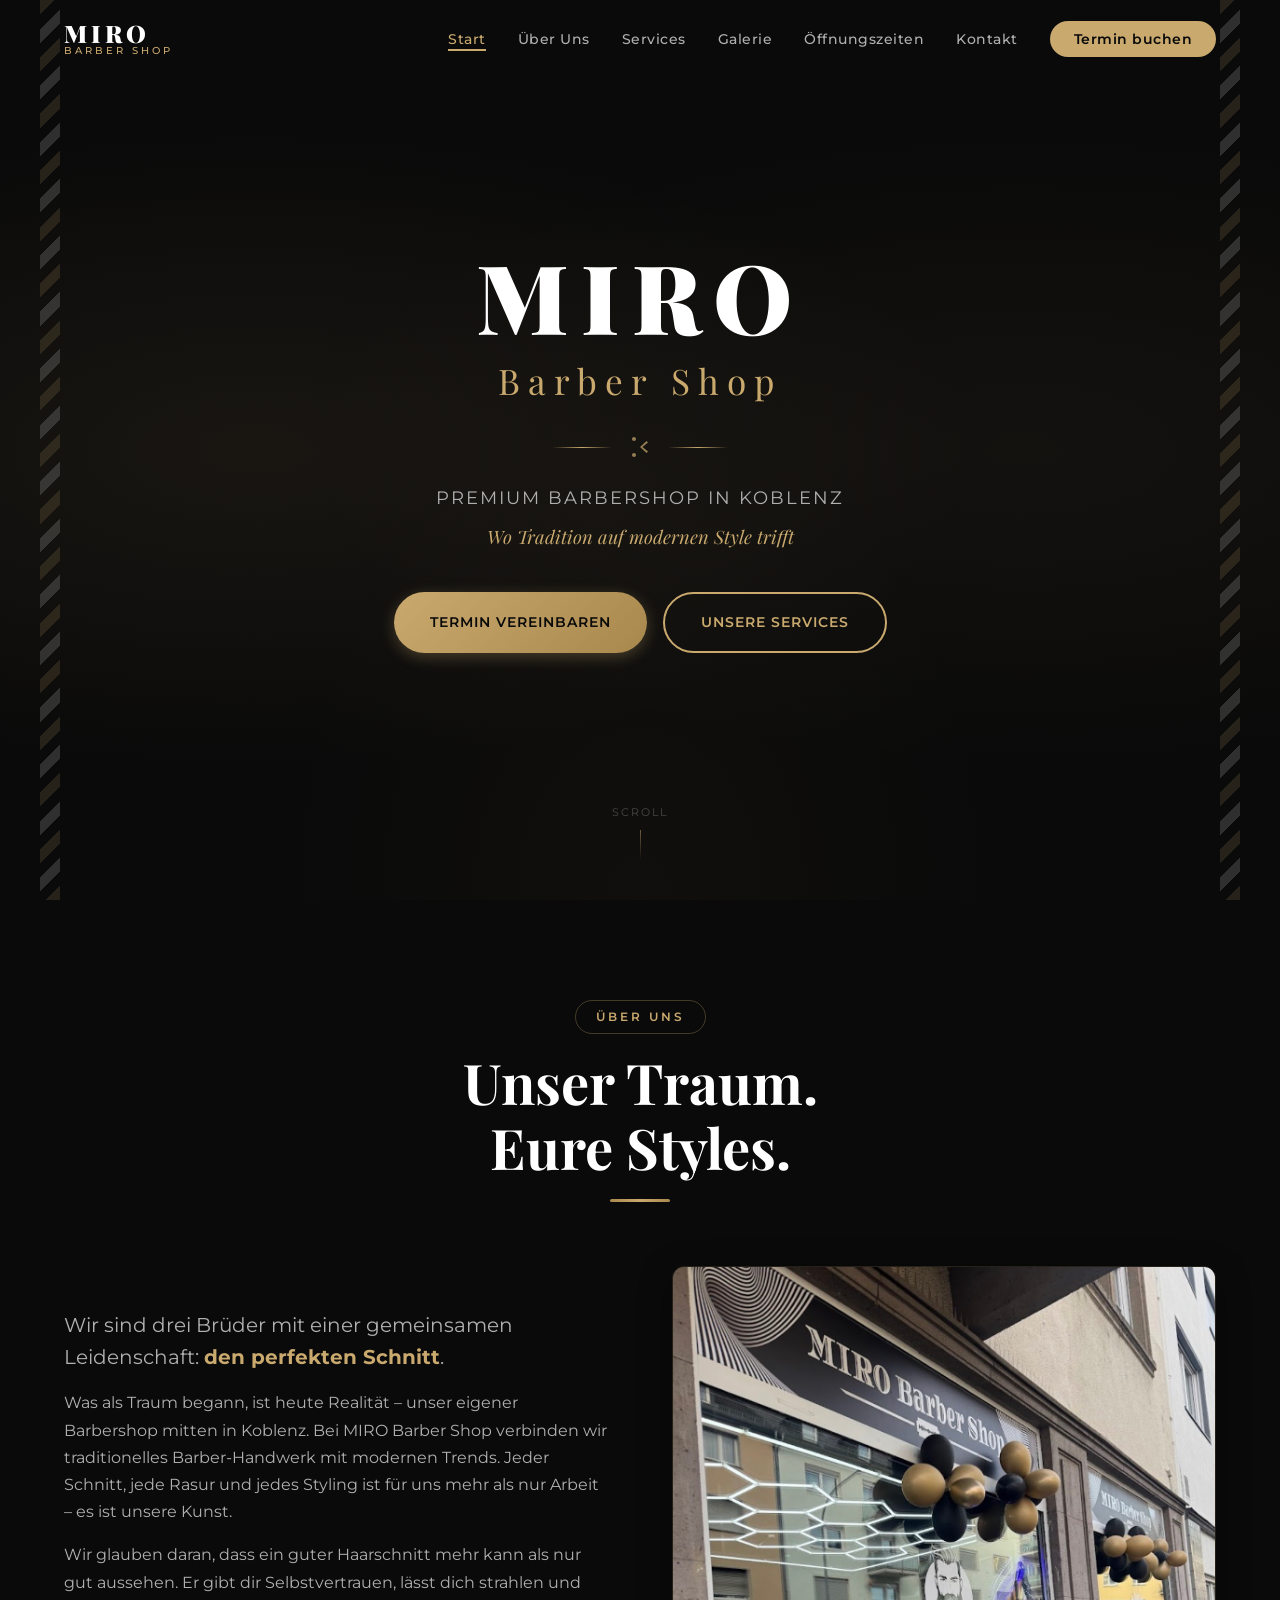
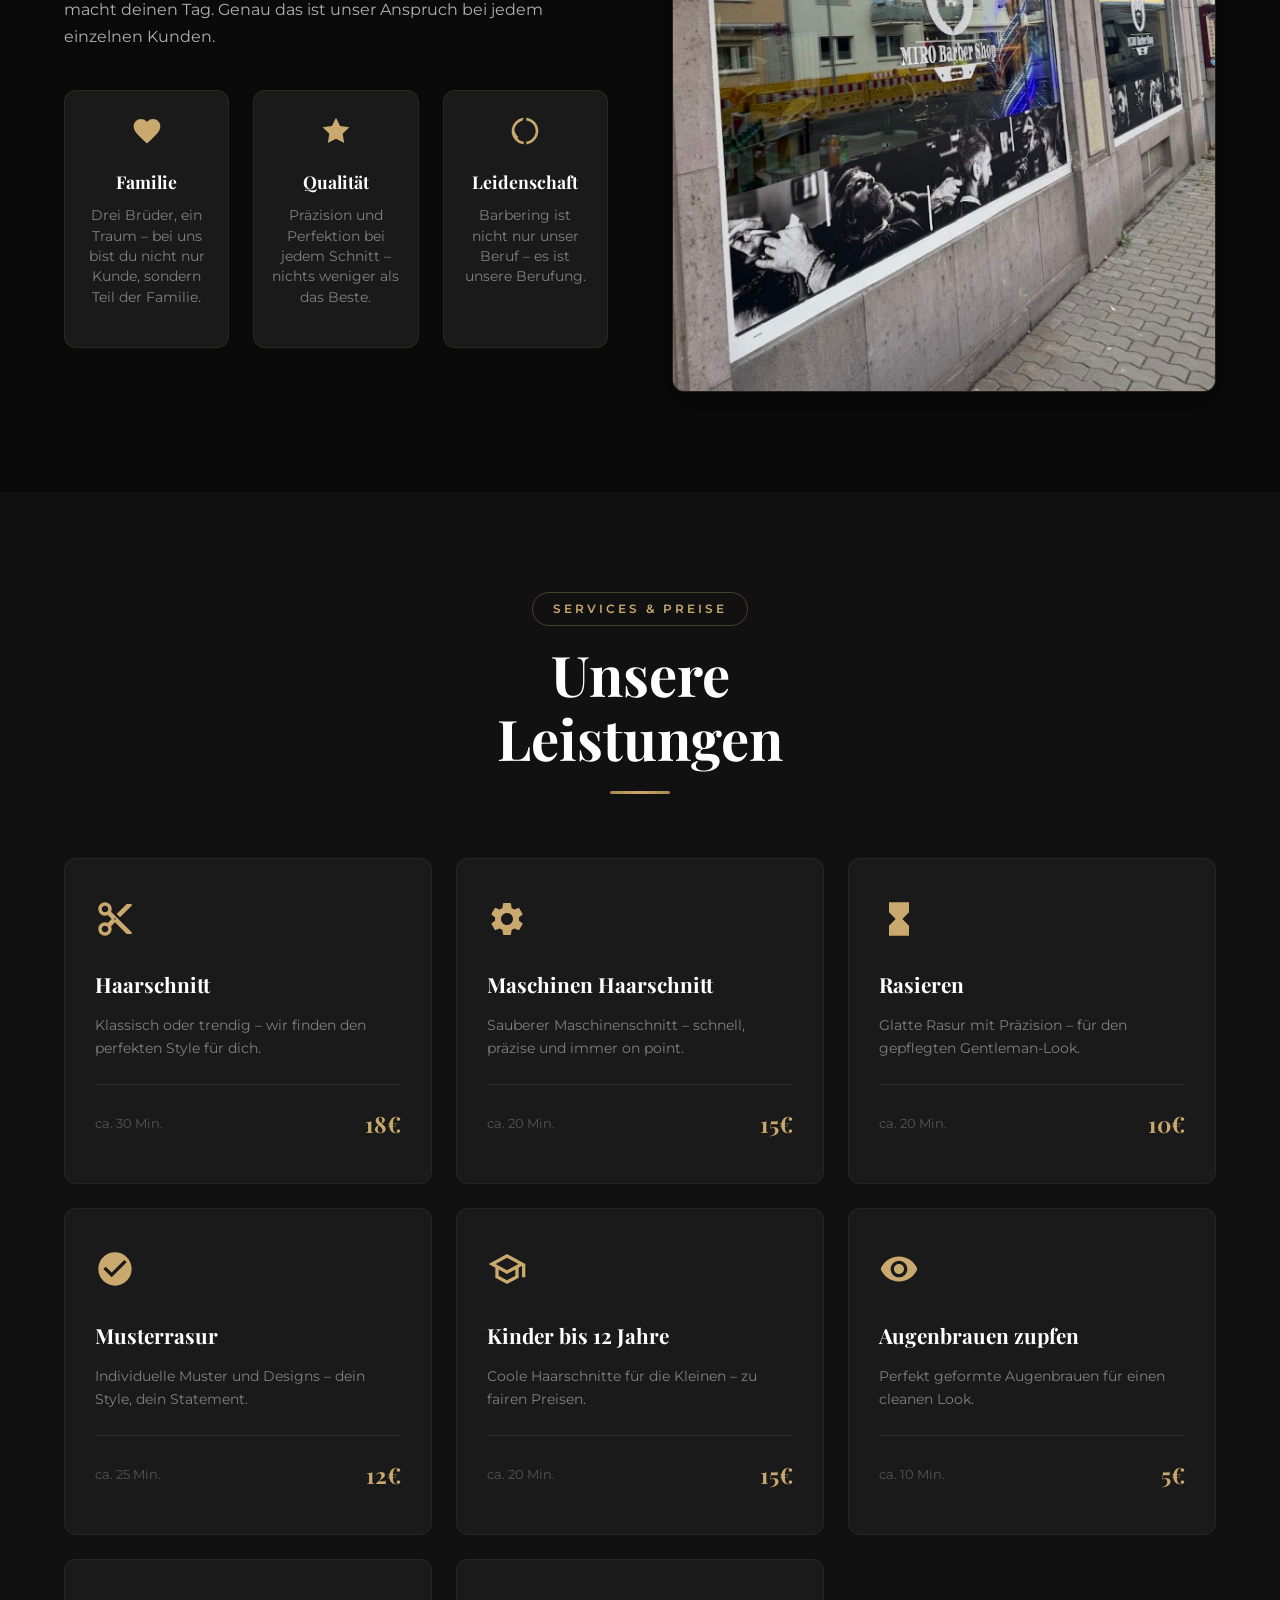
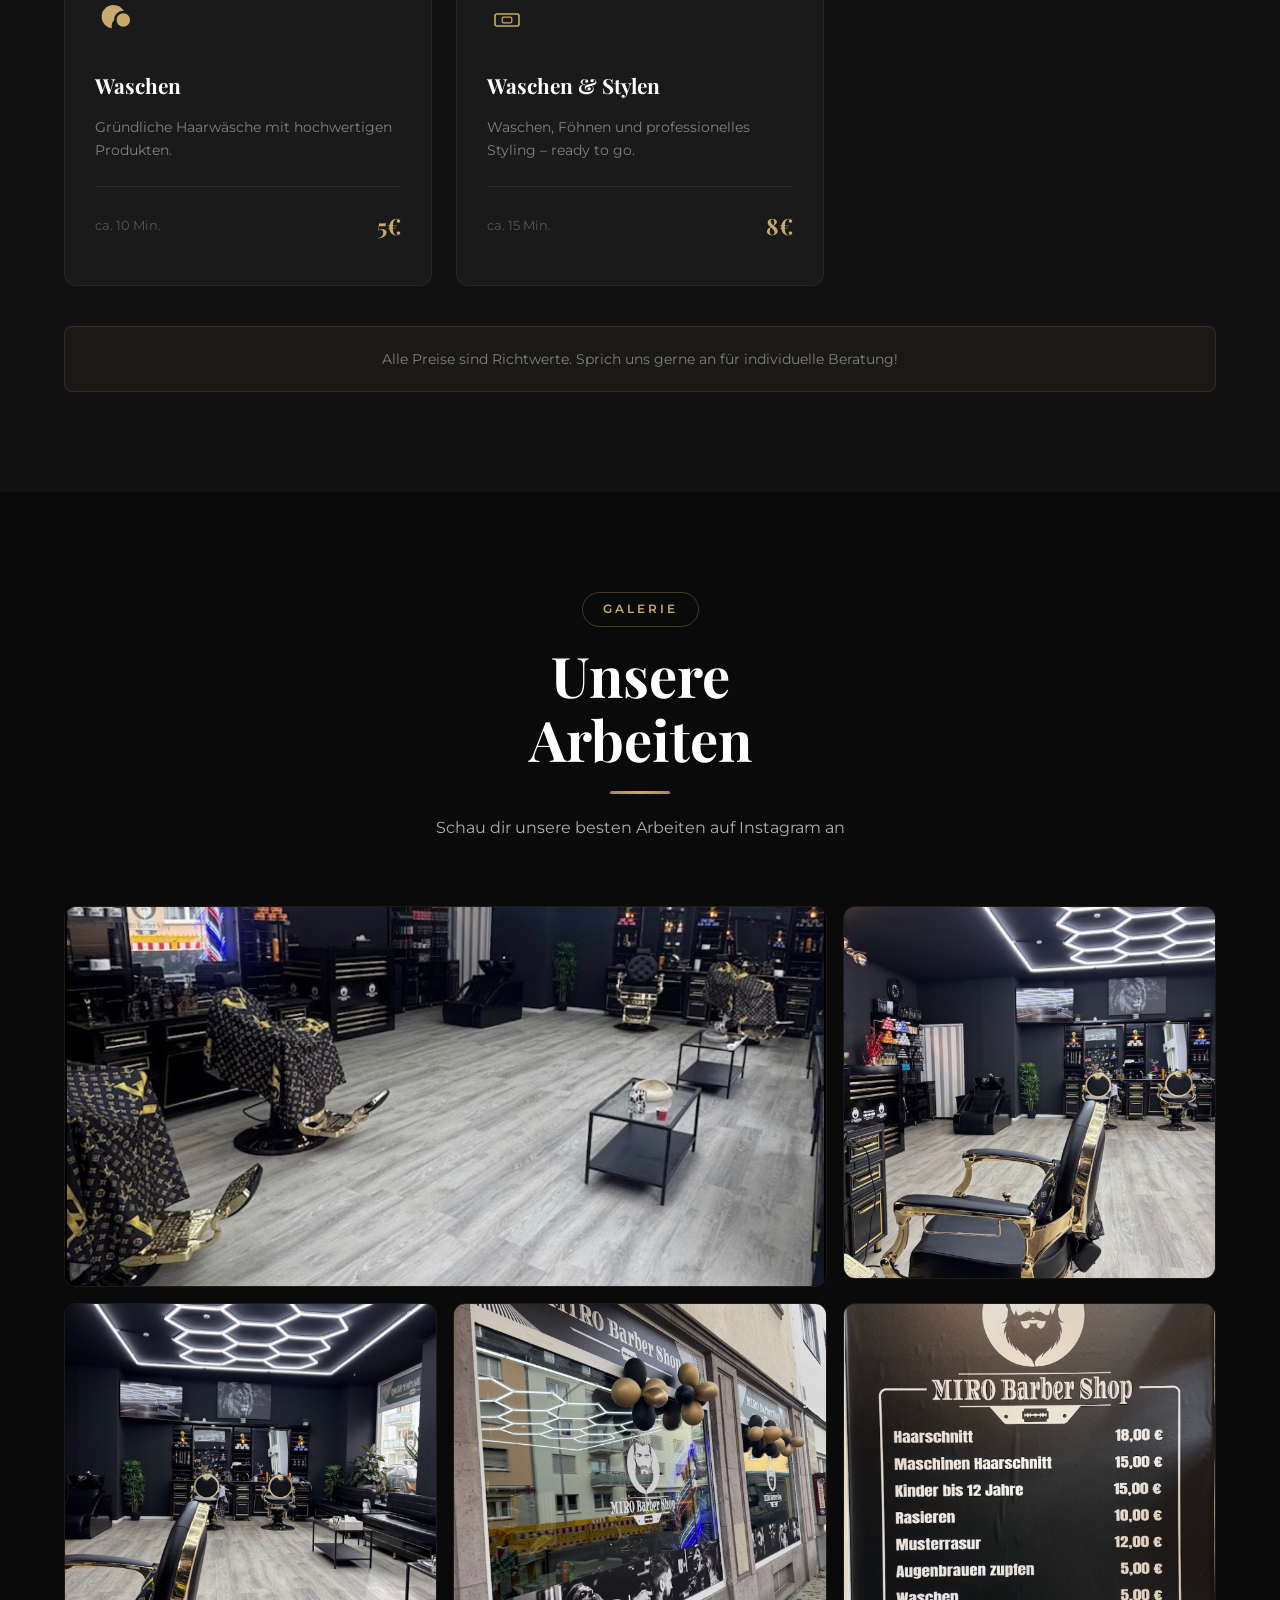
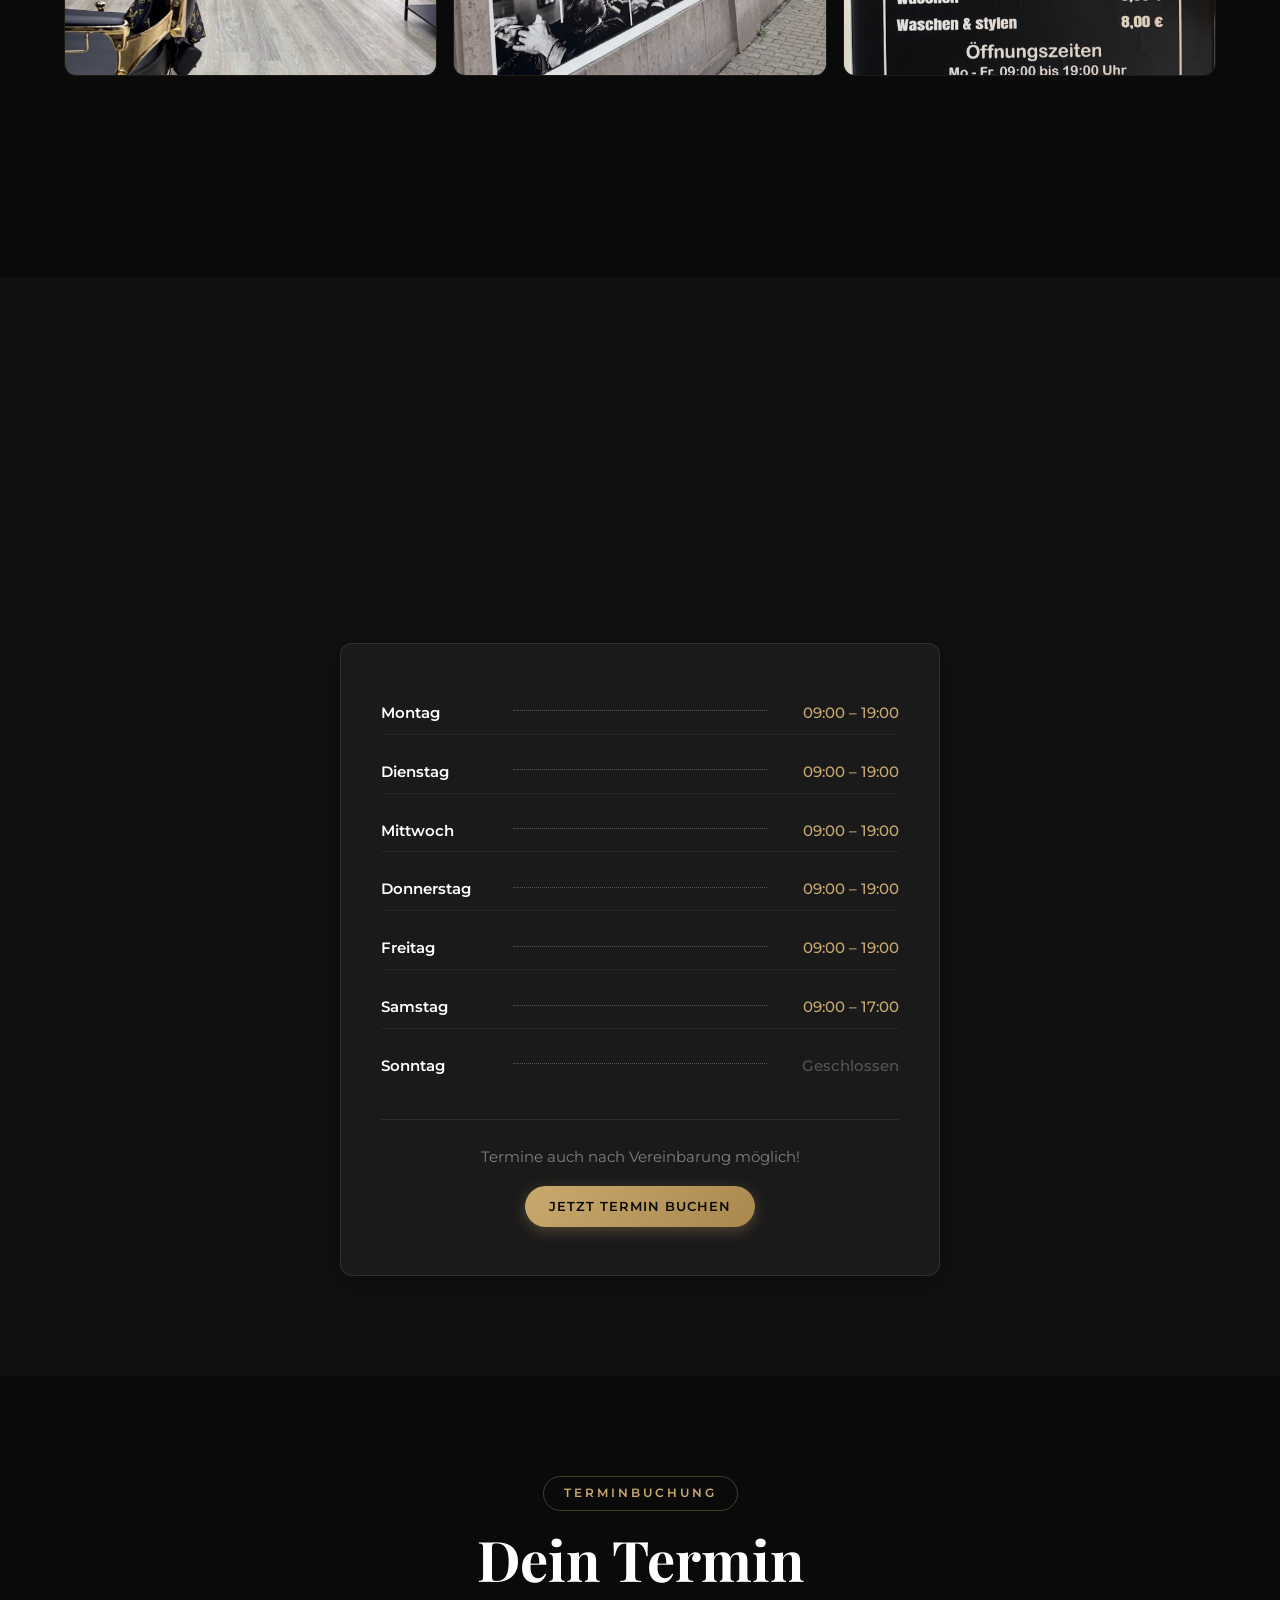
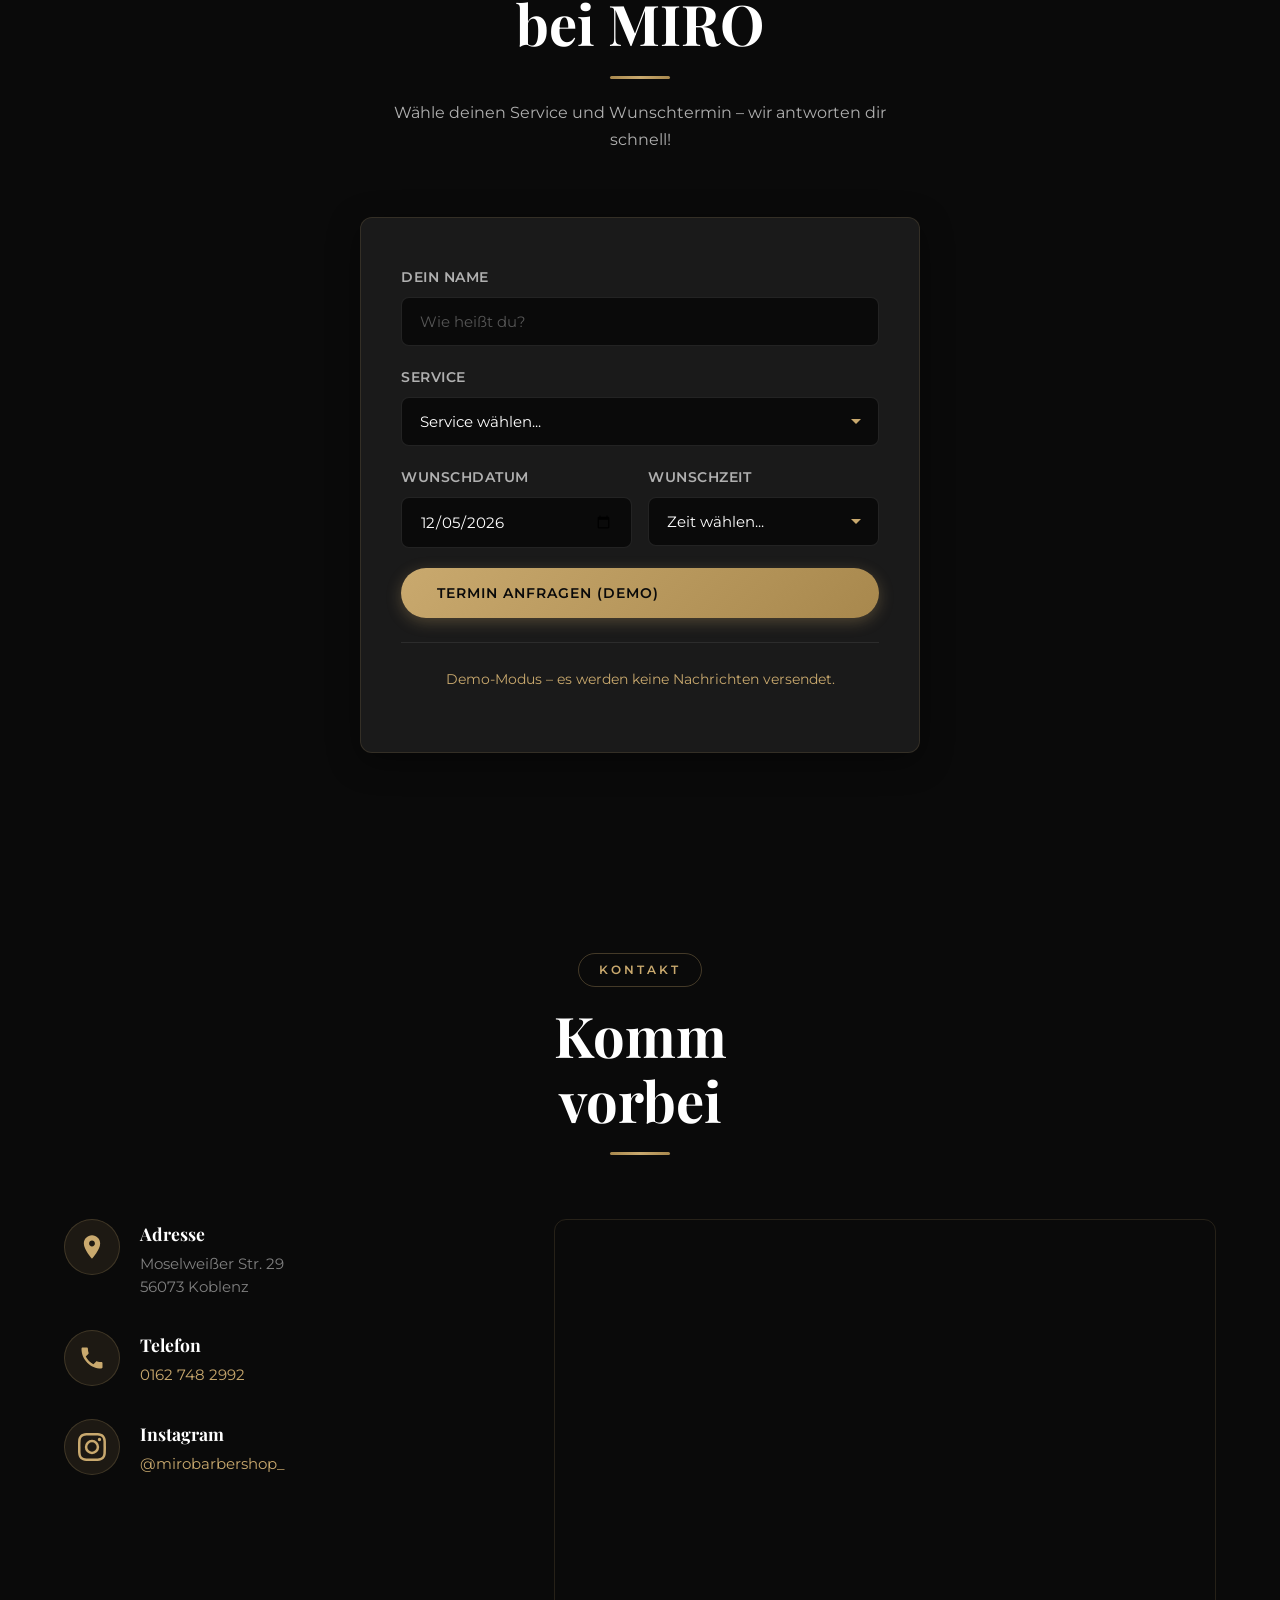
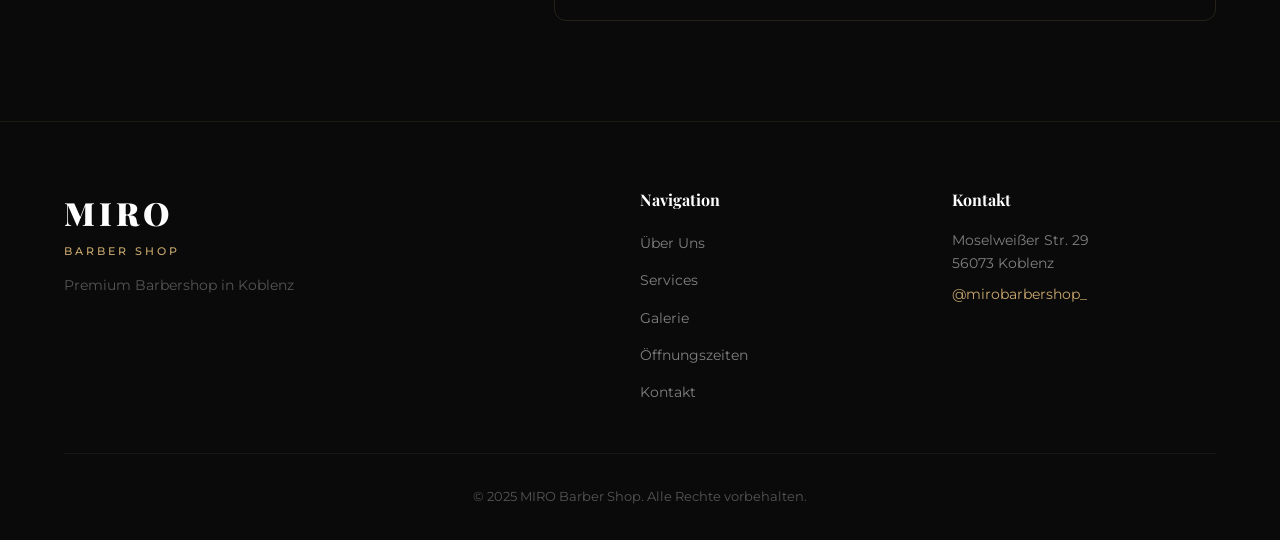
<file: index.html>
<!DOCTYPE html>
<html lang="de">
<head>
  <meta charset="UTF-8">
  <meta name="viewport" content="width=device-width, initial-scale=1.0">
  <title>MIRO Barber Shop | Premium Barbershop in Koblenz</title>
  <meta name="description" content="MIRO Barber Shop in Koblenz – Dein Premium-Barbershop für Herrenhaarschnitte, Bartpflege und klassische Rasuren. Moselweißer Str. 29, 56073 Koblenz.">
  <meta name="keywords" content="Barbershop Koblenz, Friseur Koblenz, Herrenfriseur, Bartpflege, Rasur, MIRO Barber Shop">
  <meta property="og:title" content="MIRO Barber Shop | Premium Barbershop in Koblenz">
  <meta property="og:description" content="Dein Premium-Barbershop für Herrenhaarschnitte, Bartpflege und klassische Rasuren in Koblenz.">
  <meta property="og:type" content="website">
  <link rel="preconnect" href="https://fonts.googleapis.com">
  <link rel="preconnect" href="https://fonts.gstatic.com" crossorigin>
  <link href="https://fonts.googleapis.com/css2?family=Playfair+Display:wght@400;700;900&family=Montserrat:wght@300;400;500;600;700&display=swap" rel="stylesheet">
  <link rel="stylesheet" href="css/style.css">
</head>
<body>

  <!-- Navigation -->
  <nav class="navbar" id="navbar">
    <div class="nav-container">
      <a href="#hero" class="nav-logo">
        <div class="nav-logo-text">
          <span class="logo-text">MIRO</span>
          <span class="logo-sub">Barber Shop</span>
        </div>
      </a>
      <button class="nav-toggle" id="navToggle" aria-label="Menü öffnen">
        <span></span>
        <span></span>
        <span></span>
      </button>
      <ul class="nav-menu" id="navMenu">
        <li><a href="#hero" class="nav-link">Start</a></li>
        <li><a href="#about" class="nav-link">Über Uns</a></li>
        <li><a href="#services" class="nav-link">Services</a></li>
        <li><a href="#gallery" class="nav-link">Galerie</a></li>
        <li><a href="#hours" class="nav-link">Öffnungszeiten</a></li>
        <li><a href="#contact" class="nav-link">Kontakt</a></li>
        <li><a href="#booking" class="nav-link nav-cta">Termin buchen</a></li>
      </ul>
    </div>
  </nav>

  <!-- Hero Section -->
  <section class="hero" id="hero">
    <div class="hero-bg-animation"></div>
    <div class="barber-pole barber-pole-left"></div>
    <div class="barber-pole barber-pole-right"></div>
    <div class="hero-content">
      <h1 class="hero-title">
        <span class="title-line title-line-1">MIRO</span>
        <span class="title-line title-line-2">Barber Shop</span>
      </h1>
      <div class="hero-divider">
        <span class="divider-line"></span>
        <svg class="divider-scissors" viewBox="0 0 24 24" width="24" height="24">
          <path d="M6 2C4.9 2 4 2.9 4 4S4.9 6 6 6 8 5.1 8 4 7.1 2 6 2ZM6 18C4.9 18 4 18.9 4 20S4.9 22 6 22 8 21.1 8 20 7.1 18 6 18ZM14.5 12L20 7.5 18.5 6 12 12 18.5 18 20 16.5 14.5 12Z" fill="#c9a96e"/>
        </svg>
        <span class="divider-line"></span>
      </div>
      <p class="hero-subtitle">Premium Barbershop in Koblenz</p>
      <p class="hero-tagline">Wo Tradition auf modernen Style trifft</p>
      <div class="hero-cta-group">
        <a href="#booking" class="btn btn-primary">Termin vereinbaren</a>
        <a href="#services" class="btn btn-outline">Unsere Services</a>
      </div>
    </div>
    <div class="hero-scroll-indicator">
      <span>Scroll</span>
      <div class="scroll-arrow"></div>
    </div>
  </section>

  <!-- About Section -->
  <section class="section about" id="about">
    <div class="container">
      <div class="section-header fade-in">
        <span class="section-tag">Über Uns</span>
        <h2 class="section-title">Unser Traum.<br>Eure Styles.</h2>
        <div class="section-divider"></div>
      </div>
      <div class="about-grid">
        <div class="about-text fade-in">
          <p class="about-lead">Wir sind drei Brüder mit einer gemeinsamen Leidenschaft: <strong>den perfekten Schnitt</strong>.</p>
          <p>Was als Traum begann, ist heute Realität – unser eigener Barbershop mitten in Koblenz. Bei MIRO Barber Shop verbinden wir traditionelles Barber-Handwerk mit modernen Trends. Jeder Schnitt, jede Rasur und jedes Styling ist für uns mehr als nur Arbeit – es ist unsere Kunst.</p>
          <p>Wir glauben daran, dass ein guter Haarschnitt mehr kann als nur gut aussehen. Er gibt dir Selbstvertrauen, lässt dich strahlen und macht deinen Tag. Genau das ist unser Anspruch bei jedem einzelnen Kunden.</p>
          <div class="about-values">
            <div class="value-item fade-in">
              <div class="value-icon">
                <svg viewBox="0 0 24 24" width="32" height="32"><path d="M12 21.35l-1.45-1.32C5.4 15.36 2 12.28 2 8.5 2 5.42 4.42 3 7.5 3c1.74 0 3.41.81 4.5 2.09C13.09 3.81 14.76 3 16.5 3 19.58 3 22 5.42 22 8.5c0 3.78-3.4 6.86-8.55 11.54L12 21.35z" fill="#c9a96e"/></svg>
              </div>
              <h3>Familie</h3>
              <p>Drei Brüder, ein Traum – bei uns bist du nicht nur Kunde, sondern Teil der Familie.</p>
            </div>
            <div class="value-item fade-in">
              <div class="value-icon">
                <svg viewBox="0 0 24 24" width="32" height="32"><path d="M12 2L15.09 8.26 22 9.27 17 14.14 18.18 21.02 12 17.77 5.82 21.02 7 14.14 2 9.27 8.91 8.26 12 2Z" fill="#c9a96e"/></svg>
              </div>
              <h3>Qualität</h3>
              <p>Präzision und Perfektion bei jedem Schnitt – nichts weniger als das Beste.</p>
            </div>
            <div class="value-item fade-in">
              <div class="value-icon">
                <svg viewBox="0 0 24 24" width="32" height="32"><path d="M13 2.05v2.02c3.95.49 7 3.85 7 7.93 0 3.21-1.92 6-4.72 7.28L13 20v2.05c4.95-.5 8.82-4.72 8.96-9.81L22 12c0-5.18-3.95-9.45-9-9.95zM3.94 11H2.02c.26 2.84 1.65 5.33 3.7 7.04l1.42-1.42C5.69 15.3 4.45 13.3 3.94 11zM11 2.05C6.05 2.55 2.18 6.77 2.04 11.86L2 12c0 5.18 3.95 9.45 9 9.95v-2.02c-3.95-.49-7-3.85-7-7.93 0-3.73 2.56-6.87 6.02-7.75L11 2.05z" fill="#c9a96e"/></svg>
              </div>
              <h3>Leidenschaft</h3>
              <p>Barbering ist nicht nur unser Beruf – es ist unsere Berufung.</p>
            </div>
          </div>
        </div>
        <div class="about-image fade-in">
          <img src="images/IMG_7171.jpeg" alt="MIRO Barber Shop Außenansicht in Koblenz" class="about-img">
        </div>
      </div>
    </div>
  </section>

  <!-- Services Section -->
  <section class="section services" id="services">
    <div class="container">
      <div class="section-header fade-in">
        <span class="section-tag">Services & Preise</span>
        <h2 class="section-title">Unsere<br>Leistungen</h2>
        <div class="section-divider"></div>
      </div>
      <div class="services-grid">
        <div class="service-card fade-in">
          <div class="service-icon">
            <svg viewBox="0 0 24 24" width="40" height="40"><path d="M9.64 7.64c.23-.5.36-1.05.36-1.64 0-2.21-1.79-4-4-4S2 3.79 2 6s1.79 4 4 4c.59 0 1.14-.13 1.64-.36L10 12l-2.36 2.36C7.14 14.13 6.59 14 6 14c-2.21 0-4 1.79-4 4s1.79 4 4 4 4-1.79 4-4c0-.59-.13-1.14-.36-1.64L12 14l7 7h3v-1L9.64 7.64zM6 8c-1.1 0-2-.89-2-2s.9-2 2-2 2 .89 2 2-.9 2-2 2zm0 12c-1.1 0-2-.89-2-2s.9-2 2-2 2 .89 2 2-.9 2-2 2zm6-7.5c-.28 0-.5-.22-.5-.5s.22-.5.5-.5.5.22.5.5-.22.5-.5.5zM19 3l-6 6 2 2 7-7V3h-2z" fill="#c9a96e"/></svg>
          </div>
          <h3 class="service-name">Haarschnitt</h3>
          <p class="service-desc">Klassisch oder trendig – wir finden den perfekten Style für dich.</p>
          <div class="service-details">
            <span class="service-duration">ca. 30 Min.</span>
            <span class="service-price">18&euro;</span>
          </div>
        </div>

        <div class="service-card fade-in">
          <div class="service-icon">
            <svg viewBox="0 0 24 24" width="40" height="40"><path d="M19.14 12.94c.04-.3.06-.61.06-.94 0-.32-.02-.64-.07-.94l2.03-1.58a.49.49 0 00.12-.61l-1.92-3.32a.488.488 0 00-.59-.22l-2.39.96c-.5-.38-1.03-.7-1.62-.94l-.36-2.54a.484.484 0 00-.48-.41h-3.84c-.24 0-.43.17-.47.41l-.36 2.54c-.59.24-1.13.57-1.62.94l-2.39-.96c-.22-.08-.47 0-.59.22L2.74 8.87c-.12.21-.08.47.12.61l2.03 1.58c-.05.3-.07.62-.07.94s.02.64.07.94l-2.03 1.58a.49.49 0 00-.12.61l1.92 3.32c.12.22.37.29.59.22l2.39-.96c.5.38 1.03.7 1.62.94l.36 2.54c.05.24.24.41.48.41h3.84c.24 0 .44-.17.47-.41l.36-2.54c.59-.24 1.13-.56 1.62-.94l2.39.96c.22.08.47 0 .59-.22l1.92-3.32c.12-.22.07-.47-.12-.61l-2.01-1.58zM12 15.6c-1.98 0-3.6-1.62-3.6-3.6s1.62-3.6 3.6-3.6 3.6 1.62 3.6 3.6-1.62 3.6-3.6 3.6z" fill="#c9a96e"/></svg>
          </div>
          <h3 class="service-name">Maschinen Haarschnitt</h3>
          <p class="service-desc">Sauberer Maschinenschnitt – schnell, präzise und immer on point.</p>
          <div class="service-details">
            <span class="service-duration">ca. 20 Min.</span>
            <span class="service-price">15&euro;</span>
          </div>
        </div>

        <div class="service-card fade-in">
          <div class="service-icon">
            <svg viewBox="0 0 24 24" width="40" height="40"><path d="M6 2v6h.01L6 8.01 10 12l-4 4 .01.01H6V22h12v-5.99h-.01L18 16l-4-4 4-3.99-.01-.01H18V2H6z" fill="#c9a96e"/></svg>
          </div>
          <h3 class="service-name">Rasieren</h3>
          <p class="service-desc">Glatte Rasur mit Präzision – für den gepflegten Gentleman-Look.</p>
          <div class="service-details">
            <span class="service-duration">ca. 20 Min.</span>
            <span class="service-price">10&euro;</span>
          </div>
        </div>

        <div class="service-card fade-in">
          <div class="service-icon">
            <svg viewBox="0 0 24 24" width="40" height="40"><path d="M12 2C6.48 2 2 6.48 2 12s4.48 10 10 10 10-4.48 10-10S17.52 2 12 2zm-2 15l-5-5 1.41-1.41L10 14.17l7.59-7.59L19 8l-9 9z" fill="#c9a96e"/></svg>
          </div>
          <h3 class="service-name">Musterrasur</h3>
          <p class="service-desc">Individuelle Muster und Designs – dein Style, dein Statement.</p>
          <div class="service-details">
            <span class="service-duration">ca. 25 Min.</span>
            <span class="service-price">12&euro;</span>
          </div>
        </div>

        <div class="service-card fade-in">
          <div class="service-icon">
            <svg viewBox="0 0 24 24" width="40" height="40"><path d="M12 3L1 9l4 2.18v6L12 21l7-3.82v-6l2-1.09V17h2V9L12 3zm6.82 6L12 12.72 5.18 9 12 5.28 18.82 9zM17 15.99l-5 2.73-5-2.73v-3.72L12 15l5-2.73v3.72z" fill="#c9a96e"/></svg>
          </div>
          <h3 class="service-name">Kinder bis 12 Jahre</h3>
          <p class="service-desc">Coole Haarschnitte für die Kleinen – zu fairen Preisen.</p>
          <div class="service-details">
            <span class="service-duration">ca. 20 Min.</span>
            <span class="service-price">15&euro;</span>
          </div>
        </div>

        <div class="service-card fade-in">
          <div class="service-icon">
            <svg viewBox="0 0 24 24" width="40" height="40"><path d="M12 4.5C7 4.5 2.73 7.61 1 12c1.73 4.39 6 7.5 11 7.5s9.27-3.11 11-7.5c-1.73-4.39-6-7.5-11-7.5zM12 17c-2.76 0-5-2.24-5-5s2.24-5 5-5 5 2.24 5 5-2.24 5-5 5zm0-8c-1.66 0-3 1.34-3 3s1.34 3 3 3 3-1.34 3-3-1.34-3-3-3z" fill="#c9a96e"/></svg>
          </div>
          <h3 class="service-name">Augenbrauen zupfen</h3>
          <p class="service-desc">Perfekt geformte Augenbrauen für einen cleanen Look.</p>
          <div class="service-details">
            <span class="service-duration">ca. 10 Min.</span>
            <span class="service-price">5&euro;</span>
          </div>
        </div>

        <div class="service-card fade-in">
          <div class="service-icon">
            <svg viewBox="0 0 24 24" width="40" height="40"><path d="M17 6.5c.17 0 .34.01.5.03C15.89 4.37 13.63 3 11 3 7.13 3 4 6.13 4 10c0 3.52 2.67 6.43 6.11 6.91A5.49 5.49 0 0111.5 12c0-3.04 2.46-5.5 5.5-5.5zM17 8c-2.21 0-4 1.79-4 4s1.79 4 4 4 4-1.79 4-4-1.79-4-4-4z" fill="#c9a96e"/></svg>
          </div>
          <h3 class="service-name">Waschen</h3>
          <p class="service-desc">Gründliche Haarwäsche mit hochwertigen Produkten.</p>
          <div class="service-details">
            <span class="service-duration">ca. 10 Min.</span>
            <span class="service-price">5&euro;</span>
          </div>
        </div>

        <div class="service-card fade-in">
          <div class="service-icon">
            <svg viewBox="0 0 100 100" width="40" height="40"><rect x="20" y="35" width="60" height="30" rx="5" fill="none" stroke="#c9a96e" stroke-width="4"/><rect x="38" y="43" width="24" height="14" rx="3" fill="none" stroke="#c9a96e" stroke-width="3"/></svg>
          </div>
          <h3 class="service-name">Waschen & Stylen</h3>
          <p class="service-desc">Waschen, Föhnen und professionelles Styling – ready to go.</p>
          <div class="service-details">
            <span class="service-duration">ca. 15 Min.</span>
            <span class="service-price">8&euro;</span>
          </div>
        </div>
      </div>
      <div class="services-note fade-in">
        <p>Alle Preise sind Richtwerte. Sprich uns gerne an für individuelle Beratung!</p>
      </div>
    </div>
  </section>

  <!-- Gallery Section -->
  <section class="section gallery" id="gallery">
    <div class="container">
      <div class="section-header fade-in">
        <span class="section-tag">Galerie</span>
        <h2 class="section-title">Unsere<br>Arbeiten</h2>
        <div class="section-divider"></div>
        <p class="section-subtitle">Schau dir unsere besten Arbeiten auf Instagram an</p>
      </div>

      <div class="gallery-grid fade-in">
        <div class="gallery-item gallery-item-wide">
          <img src="images/IMG_7173.jpeg" alt="MIRO Barber Shop Innenraum mit Hexagon-Deckenbeleuchtung" loading="lazy">
        </div>
        <div class="gallery-item">
          <img src="images/IMG_7174.jpeg" alt="MIRO Barber Shop Barber-Stuhl und Arbeitsplatz" loading="lazy">
        </div>
        <div class="gallery-item">
          <img src="images/IMG_7172.jpeg" alt="MIRO Barber Shop Innenansicht mit Barber-Stühlen" loading="lazy">
        </div>
        <div class="gallery-item">
          <img src="images/IMG_7171.jpeg" alt="MIRO Barber Shop Schaufenster in Koblenz" loading="lazy">
        </div>
        <div class="gallery-item">
          <img src="images/IMG_7170.jpeg" alt="MIRO Barber Shop Preisliste" loading="lazy">
        </div>
      </div>
      <div class="gallery-instagram-link fade-in">
        <a href="https://www.instagram.com/mirobarbershop_/" target="_blank" rel="noopener" class="btn btn-outline">
          <svg viewBox="0 0 24 24" width="20" height="20">
            <path d="M12 2.163c3.204 0 3.584.012 4.85.07 3.252.148 4.771 1.691 4.919 4.919.058 1.265.069 1.645.069 4.849 0 3.205-.012 3.584-.069 4.849-.149 3.225-1.664 4.771-4.919 4.919-1.266.058-1.644.07-4.85.07-3.204 0-3.584-.012-4.849-.07-3.26-.149-4.771-1.699-4.919-4.92-.058-1.265-.07-1.644-.07-4.849 0-3.204.013-3.583.07-4.849.149-3.227 1.664-4.771 4.919-4.919 1.266-.057 1.645-.069 4.849-.069zM12 0C8.741 0 8.333.014 7.053.072 2.695.272.273 2.69.073 7.052.014 8.333 0 8.741 0 12c0 3.259.014 3.668.072 4.948.2 4.358 2.618 6.78 6.98 6.98C8.333 23.986 8.741 24 12 24c3.259 0 3.668-.014 4.948-.072 4.354-.2 6.782-2.618 6.979-6.98.059-1.28.073-1.689.073-4.948 0-3.259-.014-3.667-.072-4.947-.196-4.354-2.617-6.78-6.979-6.98C15.668.014 15.259 0 12 0zm0 5.838a6.162 6.162 0 100 12.324 6.162 6.162 0 000-12.324zM12 16a4 4 0 110-8 4 4 0 010 8zm6.406-11.845a1.44 1.44 0 100 2.881 1.44 1.44 0 000-2.881z" fill="currentColor"/>
          </svg>
          Mehr auf Instagram @mirobarbershop_
        </a>
      </div>
    </div>
  </section>

  <!-- Hours Section -->
  <section class="section hours" id="hours">
    <div class="container">
      <div class="section-header fade-in">
        <span class="section-tag">Öffnungszeiten</span>
        <h2 class="section-title">Wann wir<br>für dich da sind</h2>
        <div class="section-divider"></div>
      </div>
      <div class="hours-card fade-in">
        <div class="hours-grid">
          <div class="hours-row">
            <span class="hours-day">Montag</span>
            <span class="hours-dots"></span>
            <span class="hours-time">09:00 – 19:00</span>
          </div>
          <div class="hours-row">
            <span class="hours-day">Dienstag</span>
            <span class="hours-dots"></span>
            <span class="hours-time">09:00 – 19:00</span>
          </div>
          <div class="hours-row">
            <span class="hours-day">Mittwoch</span>
            <span class="hours-dots"></span>
            <span class="hours-time">09:00 – 19:00</span>
          </div>
          <div class="hours-row">
            <span class="hours-day">Donnerstag</span>
            <span class="hours-dots"></span>
            <span class="hours-time">09:00 – 19:00</span>
          </div>
          <div class="hours-row">
            <span class="hours-day">Freitag</span>
            <span class="hours-dots"></span>
            <span class="hours-time">09:00 – 19:00</span>
          </div>
          <div class="hours-row">
            <span class="hours-day">Samstag</span>
            <span class="hours-dots"></span>
            <span class="hours-time">09:00 – 17:00</span>
          </div>
          <div class="hours-row hours-closed">
            <span class="hours-day">Sonntag</span>
            <span class="hours-dots"></span>
            <span class="hours-time">Geschlossen</span>
          </div>
        </div>
        <div class="hours-note">
          <p>Termine auch nach Vereinbarung möglich!</p>
          <a href="#booking" class="btn btn-primary btn-sm">Jetzt Termin buchen</a>
        </div>
      </div>
    </div>
  </section>

  <!-- Booking Section -->
  <!-- BOOKING_MODE: 'whatsapp' = einfaches WhatsApp-Formular, 'system' = Buchungssystem -->
  <section class="section booking" id="booking" data-booking-mode="whatsapp">
    <div class="container">
      <div class="section-header fade-in">
        <span class="section-tag">Terminbuchung</span>
        <h2 class="section-title">Dein Termin<br>bei MIRO</h2>
        <div class="section-divider"></div>
        <p class="section-subtitle">Wähle deinen Service und Wunschtermin – wir antworten dir schnell!</p>
      </div>

      <!-- Option B: Buchungssystem (hidden by default, aktiviert via data-booking-mode="system") -->
      <div class="booking-system-cta fade-in" id="bookingSystemCta" style="display:none;">
        <p class="booking-system-text">Buche deinen Termin online – wähle Service, Tag und Uhrzeit und erhalte eine Bestätigung per WhatsApp.</p>
        <a href="booking/index.html" class="btn btn-primary btn-lg">Online Termin buchen</a>
        <p class="booking-system-note">Demo-Modus – Buchung ist noch nicht aktiv.</p>
      </div>

      <!-- Option A: WhatsApp-Formular (default) -->
      <div class="booking-card fade-in" id="bookingWhatsapp">
        <form id="bookingForm" class="booking-form">
          <div class="form-group">
            <label for="bookingName">Dein Name</label>
            <input type="text" id="bookingName" placeholder="Wie heißt du?" required>
          </div>
          <div class="form-group">
            <label for="bookingService">Service</label>
            <select id="bookingService" required>
              <option value="">Service wählen...</option>
              <option value="Haarschnitt">Haarschnitt (18€)</option>
              <option value="Maschinen Haarschnitt">Maschinen Haarschnitt (15€)</option>
              <option value="Kinder bis 12">Kinder bis 12 Jahre (15€)</option>
              <option value="Rasieren">Rasieren (10€)</option>
              <option value="Musterrasur">Musterrasur (12€)</option>
              <option value="Augenbrauen zupfen">Augenbrauen zupfen (5€)</option>
              <option value="Waschen">Waschen (5€)</option>
              <option value="Waschen & stylen">Waschen & Stylen (8€)</option>
            </select>
          </div>
          <div class="form-row">
            <div class="form-group">
              <label for="bookingDate">Wunschdatum</label>
              <input type="date" id="bookingDate" required>
            </div>
            <div class="form-group">
              <label for="bookingTime">Wunschzeit</label>
              <select id="bookingTime" required>
                <option value="">Zeit wählen...</option>
                <option value="09:00">09:00</option>
                <option value="09:30">09:30</option>
                <option value="10:00">10:00</option>
                <option value="10:30">10:30</option>
                <option value="11:00">11:00</option>
                <option value="11:30">11:30</option>
                <option value="12:00">12:00</option>
                <option value="12:30">12:30</option>
                <option value="13:00">13:00</option>
                <option value="13:30">13:30</option>
                <option value="14:00">14:00</option>
                <option value="14:30">14:30</option>
                <option value="15:00">15:00</option>
                <option value="15:30">15:30</option>
                <option value="16:00">16:00</option>
                <option value="16:30">16:30</option>
                <option value="17:00">17:00</option>
                <option value="17:30">17:30</option>
              </select>
            </div>
          </div>
          <button type="submit" class="btn btn-primary">
            Termin anfragen (Demo)
          </button>
        </form>
        <div class="booking-direct">
          <p style="color: #c9a96e; font-size: 0.9rem;">Demo-Modus – es werden keine Nachrichten versendet.</p>
        </div>
      </div>
    </div>
  </section>

  <script>
    // Booking Mode Switch: Ändere 'whatsapp' zu 'system' um das Buchungssystem zu aktivieren
    (function() {
      const section = document.getElementById('booking');
      const mode = section?.getAttribute('data-booking-mode');
      if (mode === 'system') {
        document.getElementById('bookingWhatsapp')?.style.setProperty('display', 'none');
        document.getElementById('bookingSystemCta')?.style.setProperty('display', 'block');
        // Update title
        const title = section.querySelector('.section-title');
        if (title) title.innerHTML = 'Termin<br>online buchen';
      }
    })();
  </script>

  <!-- Contact Section -->
  <section class="section contact" id="contact">
    <div class="container">
      <div class="section-header fade-in">
        <span class="section-tag">Kontakt</span>
        <h2 class="section-title">Komm<br>vorbei</h2>
        <div class="section-divider"></div>
      </div>
      <div class="contact-grid">
        <div class="contact-info fade-in">
          <div class="contact-item">
            <div class="contact-icon">
              <svg viewBox="0 0 24 24" width="28" height="28"><path d="M12 2C8.13 2 5 5.13 5 9c0 5.25 7 13 7 13s7-7.75 7-13c0-3.87-3.13-7-7-7zm0 9.5c-1.38 0-2.5-1.12-2.5-2.5s1.12-2.5 2.5-2.5 2.5 1.12 2.5 2.5-1.12 2.5-2.5 2.5z" fill="#c9a96e"/></svg>
            </div>
            <div>
              <h3>Adresse</h3>
              <p>Moselweißer Str. 29<br>56073 Koblenz</p>
            </div>
          </div>
          <div class="contact-item">
            <div class="contact-icon">
              <svg viewBox="0 0 24 24" width="28" height="28"><path d="M6.62 10.79c1.44 2.83 3.76 5.14 6.59 6.59l2.2-2.2c.27-.27.67-.36 1.02-.24 1.12.37 2.33.57 3.57.57.55 0 1 .45 1 1V20c0 .55-.45 1-1 1-9.39 0-17-7.61-17-17 0-.55.45-1 1-1h3.5c.55 0 1 .45 1 1 0 1.25.2 2.45.57 3.57.11.35.03.74-.25 1.02l-2.2 2.2z" fill="#c9a96e"/></svg>
            </div>
            <div>
              <h3>Telefon</h3>
              <p><a href="tel:+4901627482992">0162 748 2992</a></p>
            </div>
          </div>
          <div class="contact-item">
            <div class="contact-icon">
              <svg viewBox="0 0 24 24" width="28" height="28"><path d="M12 2.163c3.204 0 3.584.012 4.85.07 3.252.148 4.771 1.691 4.919 4.919.058 1.265.069 1.645.069 4.849 0 3.205-.012 3.584-.069 4.849-.149 3.225-1.664 4.771-4.919 4.919-1.266.058-1.644.07-4.85.07-3.204 0-3.584-.012-4.849-.07-3.26-.149-4.771-1.699-4.919-4.92-.058-1.265-.07-1.644-.07-4.849 0-3.204.013-3.583.07-4.849.149-3.227 1.664-4.771 4.919-4.919 1.266-.057 1.645-.069 4.849-.069zM12 0C8.741 0 8.333.014 7.053.072 2.695.272.273 2.69.073 7.052.014 8.333 0 8.741 0 12c0 3.259.014 3.668.072 4.948.2 4.358 2.618 6.78 6.98 6.98C8.333 23.986 8.741 24 12 24c3.259 0 3.668-.014 4.948-.072 4.354-.2 6.782-2.618 6.979-6.98.059-1.28.073-1.689.073-4.948 0-3.259-.014-3.667-.072-4.947-.196-4.354-2.617-6.78-6.979-6.98C15.668.014 15.259 0 12 0zm0 5.838a6.162 6.162 0 100 12.324 6.162 6.162 0 000-12.324zM12 16a4 4 0 110-8 4 4 0 010 8zm6.406-11.845a1.44 1.44 0 100 2.881 1.44 1.44 0 000-2.881z" fill="#c9a96e"/></svg>
            </div>
            <div>
              <h3>Instagram</h3>
              <p><a href="https://www.instagram.com/mirobarbershop_/" target="_blank" rel="noopener">@mirobarbershop_</a></p>
            </div>
          </div>
        </div>
        <div class="contact-map fade-in">
          <iframe
            src="https://www.google.com/maps/embed?pb=!1m18!1m12!1m3!1d2534.5!2d7.576!3d50.347!2m3!1f0!2f0!3f0!3m2!1i1024!2i768!4f13.1!3m3!1m2!1s0x47bfbd1e3c5c0b0d%3A0x0!2sMoselwei%C3%9Fer%20Str.%2029%2C%2056073%20Koblenz!5e0!3m2!1sde!2sde!4v1"
            width="100%"
            height="400"
            style="border:0; border-radius: 12px;"
            allowfullscreen=""
            loading="lazy"
            referrerpolicy="no-referrer-when-downgrade"
            title="MIRO Barber Shop Standort">
          </iframe>
        </div>
      </div>
    </div>
  </section>

  <!-- Footer -->
  <footer class="footer">
    <div class="container">
      <div class="footer-grid">
        <div class="footer-brand">
          <span class="footer-logo">MIRO</span>
          <span class="footer-logo-sub">Barber Shop</span>
          <p class="footer-tagline">Premium Barbershop in Koblenz</p>
        </div>
        <div class="footer-links">
          <h4>Navigation</h4>
          <ul>
            <li><a href="#about">Über Uns</a></li>
            <li><a href="#services">Services</a></li>
            <li><a href="#gallery">Galerie</a></li>
            <li><a href="#hours">Öffnungszeiten</a></li>
            <li><a href="#contact">Kontakt</a></li>
          </ul>
        </div>
        <div class="footer-contact">
          <h4>Kontakt</h4>
          <p>Moselweißer Str. 29<br>56073 Koblenz</p>
          <p><a href="https://www.instagram.com/mirobarbershop_/" target="_blank" rel="noopener" style="color: var(--gold);">@mirobarbershop_</a></p>
        </div>
      </div>
      <div class="footer-bottom">
        <p>&copy; 2025 MIRO Barber Shop. Alle Rechte vorbehalten.</p>
      </div>
    </div>
  </footer>

  <!-- Floating WhatsApp Button (deaktiviert im Demo-Modus) -->

  <script src="js/main.js"></script>
</body>
</html>
</file>
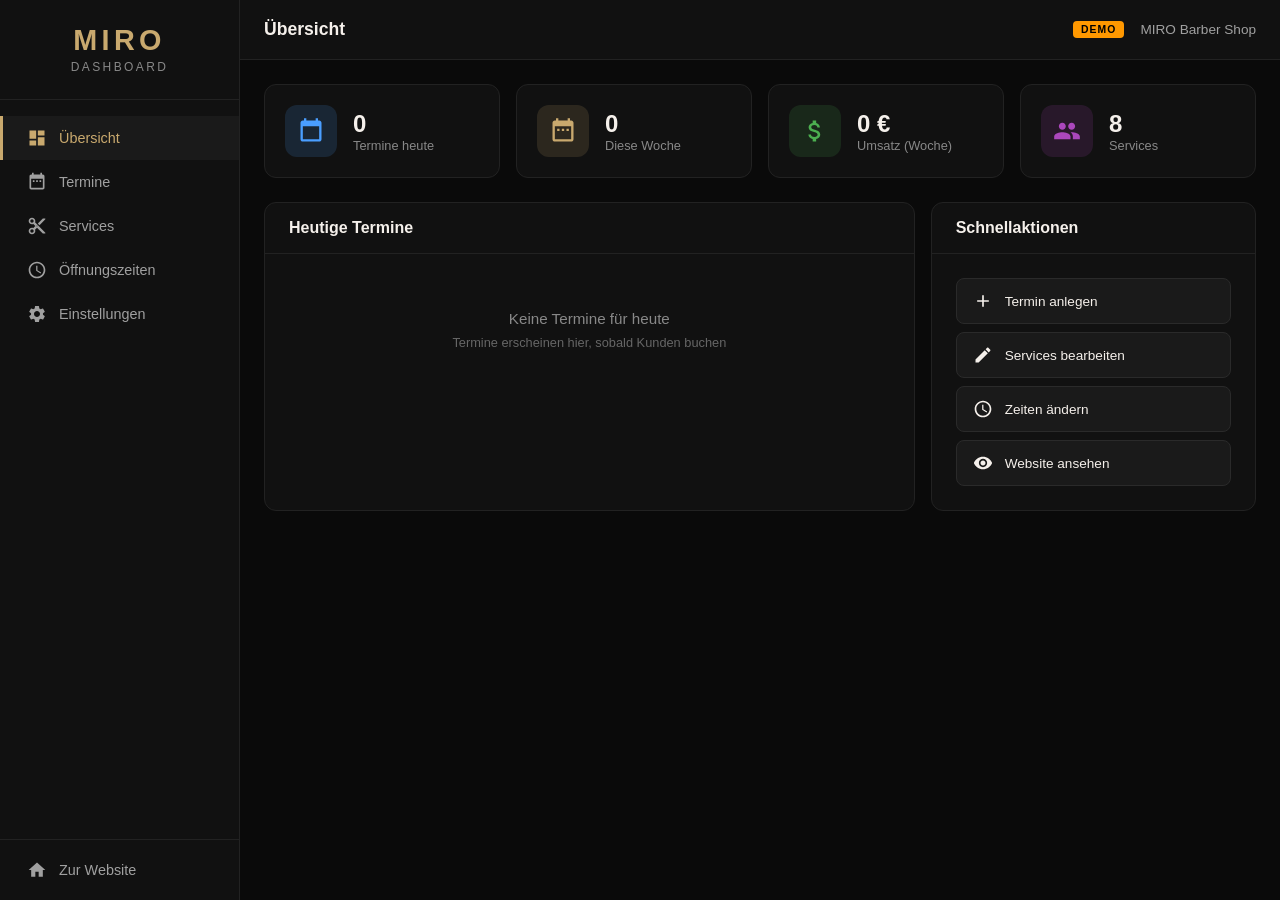
<file: admin/index.html>
<!DOCTYPE html>
<html lang="de">
<head>
  <meta charset="UTF-8">
  <meta name="viewport" content="width=device-width, initial-scale=1.0">
  <title>MIRO Dashboard – Shop-Verwaltung</title>
  <link rel="stylesheet" href="css/dashboard.css">
</head>
<body>

  <!-- Sidebar -->
  <aside class="sidebar" id="sidebar">
    <div class="sidebar-brand">
      <span class="brand-logo">MIRO</span>
      <span class="brand-sub">Dashboard</span>
    </div>
    <nav class="sidebar-nav">
      <a href="#" class="nav-item active" data-tab="overview">
        <svg viewBox="0 0 24 24" width="20" height="20"><path d="M3 13h8V3H3v10zm0 8h8v-6H3v6zm10 0h8V11h-8v10zm0-18v6h8V3h-8z" fill="currentColor"/></svg>
        Übersicht
      </a>
      <a href="#" class="nav-item" data-tab="appointments">
        <svg viewBox="0 0 24 24" width="20" height="20"><path d="M19 3h-1V1h-2v2H8V1H6v2H5c-1.11 0-1.99.9-1.99 2L3 19c0 1.1.89 2 2 2h14c1.1 0 2-.9 2-2V5c0-1.1-.9-2-2-2zm0 16H5V8h14v11zM9 10H7v2h2v-2zm4 0h-2v2h2v-2zm4 0h-2v2h2v-2z" fill="currentColor"/></svg>
        Termine
      </a>
      <a href="#" class="nav-item" data-tab="services">
        <svg viewBox="0 0 24 24" width="20" height="20"><path d="M9.64 7.64c.23-.5.36-1.05.36-1.64 0-2.21-1.79-4-4-4S2 3.79 2 6s1.79 4 4 4c.59 0 1.14-.13 1.64-.36L10 12l-2.36 2.36C7.14 14.13 6.59 14 6 14c-2.21 0-4 1.79-4 4s1.79 4 4 4 4-1.79 4-4c0-.59-.13-1.14-.36-1.64L12 14l7 7h3v-1L9.64 7.64zM6 8c-1.1 0-2-.89-2-2s.9-2 2-2 2 .89 2 2-.9 2-2 2zm0 12c-1.1 0-2-.89-2-2s.9-2 2-2 2 .89 2 2-.9 2-2 2zm6-7.5c-.28 0-.5-.22-.5-.5s.22-.5.5-.5.5.22.5.5-.22.5-.5.5zM19 3l-6 6 2 2 7-7V3h-2z" fill="currentColor"/></svg>
        Services
      </a>
      <a href="#" class="nav-item" data-tab="hours">
        <svg viewBox="0 0 24 24" width="20" height="20"><path d="M11.99 2C6.47 2 2 6.48 2 12s4.47 10 9.99 10C17.52 22 22 17.52 22 12S17.52 2 11.99 2zM12 20c-4.42 0-8-3.58-8-8s3.58-8 8-8 8 3.58 8 8-3.58 8-8 8zm.5-13H11v6l5.25 3.15.75-1.23-4.5-2.67V7z" fill="currentColor"/></svg>
        Öffnungszeiten
      </a>
      <a href="#" class="nav-item" data-tab="settings">
        <svg viewBox="0 0 24 24" width="20" height="20"><path d="M19.14 12.94c.04-.3.06-.61.06-.94 0-.32-.02-.64-.07-.94l2.03-1.58a.49.49 0 00.12-.61l-1.92-3.32a.49.49 0 00-.59-.22l-2.39.96c-.5-.38-1.03-.7-1.62-.94l-.36-2.54a.484.484 0 00-.48-.41h-3.84c-.24 0-.43.17-.47.41l-.36 2.54c-.59.24-1.13.57-1.62.94l-2.39-.96c-.22-.08-.47 0-.59.22L2.74 8.87c-.12.21-.08.47.12.61l2.03 1.58c-.05.3-.07.62-.07.94s.02.64.07.94l-2.03 1.58a.49.49 0 00-.12.61l1.92 3.32c.12.22.37.29.59.22l2.39-.96c.5.38 1.03.7 1.62.94l.36 2.54c.05.24.24.41.48.41h3.84c.24 0 .44-.17.47-.41l.36-2.54c.59-.24 1.13-.56 1.62-.94l2.39.96c.22.08.47 0 .59-.22l1.92-3.32c.12-.22.07-.47-.12-.61l-2.01-1.58zM12 15.6c-1.98 0-3.6-1.62-3.6-3.6s1.62-3.6 3.6-3.6 3.6 1.62 3.6 3.6-1.62 3.6-3.6 3.6z" fill="currentColor"/></svg>
        Einstellungen
      </a>
    </nav>
    <div class="sidebar-footer">
      <a href="../index.html" class="nav-item">
        <svg viewBox="0 0 24 24" width="20" height="20"><path d="M10 20v-6h4v6h5v-8h3L12 3 2 12h3v8z" fill="currentColor"/></svg>
        Zur Website
      </a>
    </div>
  </aside>

  <!-- Main Content -->
  <main class="main">
    <!-- Top Bar -->
    <header class="topbar">
      <button class="menu-toggle" id="menuToggle">
        <svg viewBox="0 0 24 24" width="24" height="24"><path d="M3 18h18v-2H3v2zm0-5h18v-2H3v2zm0-7v2h18V6H3z" fill="currentColor"/></svg>
      </button>
      <h1 class="page-title" id="pageTitle">Übersicht</h1>
      <div class="topbar-right">
        <span class="demo-badge">DEMO</span>
        <span class="user-name">MIRO Barber Shop</span>
      </div>
    </header>

    <!-- Tab: Overview -->
    <section class="tab-content active" id="tab-overview">
      <div class="stats-grid">
        <div class="stat-card">
          <div class="stat-icon stat-blue">
            <svg viewBox="0 0 24 24" width="28" height="28"><path d="M19 3h-1V1h-2v2H8V1H6v2H5c-1.11 0-1.99.9-1.99 2L3 19c0 1.1.89 2 2 2h14c1.1 0 2-.9 2-2V5c0-1.1-.9-2-2-2zm0 16H5V8h14v11z" fill="currentColor"/></svg>
          </div>
          <div class="stat-info">
            <span class="stat-value" id="statToday">0</span>
            <span class="stat-label">Termine heute</span>
          </div>
        </div>
        <div class="stat-card">
          <div class="stat-icon stat-gold">
            <svg viewBox="0 0 24 24" width="28" height="28"><path d="M19 3h-1V1h-2v2H8V1H6v2H5c-1.11 0-1.99.9-1.99 2L3 19c0 1.1.89 2 2 2h14c1.1 0 2-.9 2-2V5c0-1.1-.9-2-2-2zm0 16H5V8h14v11zM9 10H7v2h2v-2zm4 0h-2v2h2v-2zm4 0h-2v2h2v-2z" fill="currentColor"/></svg>
          </div>
          <div class="stat-info">
            <span class="stat-value" id="statWeek">0</span>
            <span class="stat-label">Diese Woche</span>
          </div>
        </div>
        <div class="stat-card">
          <div class="stat-icon stat-green">
            <svg viewBox="0 0 24 24" width="28" height="28"><path d="M11.8 10.9c-2.27-.59-3-1.2-3-2.15 0-1.09 1.01-1.85 2.7-1.85 1.78 0 2.44.85 2.5 2.1h2.21c-.07-1.72-1.12-3.3-3.21-3.81V3h-3v2.16c-1.94.42-3.5 1.68-3.5 3.61 0 2.31 1.91 3.46 4.7 4.13 2.5.6 3 1.48 3 2.41 0 .69-.49 1.79-2.7 1.79-2.06 0-2.87-.92-2.98-2.1h-2.2c.12 2.19 1.76 3.42 3.68 3.83V21h3v-2.15c1.95-.37 3.5-1.5 3.5-3.55 0-2.84-2.43-3.81-4.7-4.4z" fill="currentColor"/></svg>
          </div>
          <div class="stat-info">
            <span class="stat-value" id="statRevenue">0 &euro;</span>
            <span class="stat-label">Umsatz (Woche)</span>
          </div>
        </div>
        <div class="stat-card">
          <div class="stat-icon stat-purple">
            <svg viewBox="0 0 24 24" width="28" height="28"><path d="M16 11c1.66 0 2.99-1.34 2.99-3S17.66 5 16 5c-1.66 0-3 1.34-3 3s1.34 3 3 3zm-8 0c1.66 0 2.99-1.34 2.99-3S9.66 5 8 5C6.34 5 5 6.34 5 8s1.34 3 3 3zm0 2c-2.33 0-7 1.17-7 3.5V19h14v-2.5c0-2.33-4.67-3.5-7-3.5zm8 0c-.29 0-.62.02-.97.05 1.16.84 1.97 1.97 1.97 3.45V19h6v-2.5c0-2.33-4.67-3.5-7-3.5z" fill="currentColor"/></svg>
          </div>
          <div class="stat-info">
            <span class="stat-value" id="statServices">6</span>
            <span class="stat-label">Services</span>
          </div>
        </div>
      </div>

      <div class="content-grid">
        <div class="card">
          <div class="card-header">
            <h2>Heutige Termine</h2>
          </div>
          <div class="card-body" id="todayAppointments">
            <div class="empty-state">
              <p>Keine Termine für heute</p>
              <span class="empty-hint">Termine erscheinen hier, sobald Kunden buchen</span>
            </div>
          </div>
        </div>
        <div class="card">
          <div class="card-header">
            <h2>Schnellaktionen</h2>
          </div>
          <div class="card-body">
            <div class="quick-actions">
              <button class="action-btn" onclick="switchTab('appointments')">
                <svg viewBox="0 0 24 24" width="20" height="20"><path d="M19 13h-6v6h-2v-6H5v-2h6V5h2v6h6v2z" fill="currentColor"/></svg>
                Termin anlegen
              </button>
              <button class="action-btn" onclick="switchTab('services')">
                <svg viewBox="0 0 24 24" width="20" height="20"><path d="M3 17.25V21h3.75L17.81 9.94l-3.75-3.75L3 17.25zM20.71 7.04c.39-.39.39-1.02 0-1.41l-2.34-2.34c-.39-.39-1.02-.39-1.41 0l-1.83 1.83 3.75 3.75 1.83-1.83z" fill="currentColor"/></svg>
                Services bearbeiten
              </button>
              <button class="action-btn" onclick="switchTab('hours')">
                <svg viewBox="0 0 24 24" width="20" height="20"><path d="M11.99 2C6.47 2 2 6.48 2 12s4.47 10 9.99 10C17.52 22 22 17.52 22 12S17.52 2 11.99 2zM12 20c-4.42 0-8-3.58-8-8s3.58-8 8-8 8 3.58 8 8-3.58 8-8 8zm.5-13H11v6l5.25 3.15.75-1.23-4.5-2.67V7z" fill="currentColor"/></svg>
                Zeiten ändern
              </button>
              <a href="../index.html" target="_blank" class="action-btn">
                <svg viewBox="0 0 24 24" width="20" height="20"><path d="M12 4.5C7 4.5 2.73 7.61 1 12c1.73 4.39 6 7.5 11 7.5s9.27-3.11 11-7.5c-1.73-4.39-6-7.5-11-7.5zM12 17c-2.76 0-5-2.24-5-5s2.24-5 5-5 5 2.24 5 5-2.24 5-5 5zm0-8c-1.66 0-3 1.34-3 3s1.34 3 3 3 3-1.34 3-3-1.34-3-3-3z" fill="currentColor"/></svg>
                Website ansehen
              </a>
            </div>
          </div>
        </div>
      </div>
    </section>

    <!-- Tab: Appointments -->
    <section class="tab-content" id="tab-appointments">
      <div class="card">
        <div class="card-header">
          <h2>Termine verwalten</h2>
          <button class="btn-primary" id="btnNewAppointment">+ Neuer Termin</button>
        </div>
        <div class="card-body">
          <!-- New appointment form (hidden by default) -->
          <div class="form-section hidden" id="newAppointmentForm">
            <h3>Neuen Termin anlegen</h3>
            <div class="form-grid">
              <div class="form-group">
                <label for="apptName">Kundenname *</label>
                <input type="text" id="apptName" placeholder="Name des Kunden">
              </div>
              <div class="form-group">
                <label for="apptPhone">Telefon</label>
                <input type="tel" id="apptPhone" placeholder="+49 170 ...">
              </div>
              <div class="form-group">
                <label for="apptService">Service *</label>
                <select id="apptService"></select>
              </div>
              <div class="form-group">
                <label for="apptDate">Datum *</label>
                <input type="date" id="apptDate">
              </div>
              <div class="form-group">
                <label for="apptTime">Uhrzeit *</label>
                <input type="time" id="apptTime" step="1800">
              </div>
              <div class="form-group">
                <label for="apptNote">Notiz</label>
                <input type="text" id="apptNote" placeholder="Optional">
              </div>
            </div>
            <div class="form-actions">
              <button class="btn-primary" id="btnSaveAppointment">Speichern</button>
              <button class="btn-secondary" id="btnCancelAppointment">Abbrechen</button>
            </div>
          </div>

          <!-- Filter -->
          <div class="filter-bar">
            <button class="filter-btn active" data-filter="upcoming">Kommende</button>
            <button class="filter-btn" data-filter="today">Heute</button>
            <button class="filter-btn" data-filter="past">Vergangene</button>
            <button class="filter-btn" data-filter="all">Alle</button>
          </div>

          <!-- Appointments Table -->
          <div class="table-wrapper">
            <table class="data-table" id="appointmentsTable">
              <thead>
                <tr>
                  <th>Datum</th>
                  <th>Uhrzeit</th>
                  <th>Kunde</th>
                  <th>Service</th>
                  <th>Preis</th>
                  <th>Status</th>
                  <th>Aktionen</th>
                </tr>
              </thead>
              <tbody id="appointmentsBody">
              </tbody>
            </table>
          </div>
          <div class="empty-state" id="appointmentsEmpty">
            <p>Noch keine Termine vorhanden</p>
            <span class="empty-hint">Klicke auf "+ Neuer Termin" um einen anzulegen</span>
          </div>
        </div>
      </div>
    </section>

    <!-- Tab: Services -->
    <section class="tab-content" id="tab-services">
      <div class="card">
        <div class="card-header">
          <h2>Services verwalten</h2>
          <button class="btn-primary" id="btnNewService">+ Neuer Service</button>
        </div>
        <div class="card-body">
          <!-- New service form -->
          <div class="form-section hidden" id="newServiceForm">
            <h3 id="serviceFormTitle">Neuen Service anlegen</h3>
            <div class="form-grid">
              <div class="form-group">
                <label for="svcName">Name *</label>
                <input type="text" id="svcName" placeholder="z.B. Haarschnitt">
              </div>
              <div class="form-group">
                <label for="svcPrice">Preis (EUR) *</label>
                <input type="number" id="svcPrice" min="0" step="1" placeholder="25">
              </div>
              <div class="form-group">
                <label for="svcDuration">Dauer (Min.) *</label>
                <input type="number" id="svcDuration" min="5" step="5" placeholder="30">
              </div>
              <div class="form-group">
                <label for="svcDesc">Beschreibung</label>
                <input type="text" id="svcDesc" placeholder="Kurze Beschreibung">
              </div>
            </div>
            <div class="form-actions">
              <button class="btn-primary" id="btnSaveService">Speichern</button>
              <button class="btn-secondary" id="btnCancelService">Abbrechen</button>
            </div>
          </div>

          <div class="services-grid" id="servicesGrid"></div>
        </div>
      </div>
    </section>

    <!-- Tab: Hours -->
    <section class="tab-content" id="tab-hours">
      <div class="card">
        <div class="card-header">
          <h2>Öffnungszeiten</h2>
        </div>
        <div class="card-body">
          <div class="hours-form" id="hoursForm"></div>
          <div class="form-actions" style="margin-top: 1.5rem;">
            <button class="btn-primary" id="btnSaveHours">Änderungen speichern</button>
          </div>
        </div>
      </div>
    </section>

    <!-- Tab: Settings -->
    <section class="tab-content" id="tab-settings">
      <div class="card">
        <div class="card-header">
          <h2>Shop-Einstellungen</h2>
        </div>
        <div class="card-body">
          <div class="form-grid">
            <div class="form-group">
              <label for="settingName">Shop-Name</label>
              <input type="text" id="settingName" value="MIRO Barber Shop">
            </div>
            <div class="form-group">
              <label for="settingPhone">Telefon / WhatsApp</label>
              <input type="tel" id="settingPhone" placeholder="+49 ..." value="">
            </div>
            <div class="form-group">
              <label for="settingAddress">Adresse</label>
              <input type="text" id="settingAddress" value="Moselweißer Str. 29, 56073 Koblenz">
            </div>
            <div class="form-group">
              <label for="settingSlotInterval">Termin-Intervall (Min.)</label>
              <select id="settingSlotInterval">
                <option value="15">15 Minuten</option>
                <option value="30" selected>30 Minuten</option>
                <option value="60">60 Minuten</option>
              </select>
            </div>
          </div>
          <div class="form-actions" style="margin-top: 1.5rem;">
            <button class="btn-primary" id="btnSaveSettings">Einstellungen speichern</button>
          </div>
          <div class="settings-info">
            <h3>Demo-Modus</h3>
            <p>Dieses Dashboard läuft aktuell im Demo-Modus. Alle Daten werden lokal im Browser gespeichert (localStorage) und sind nicht mit einem Server verbunden.</p>
            <p>Sobald der Shop live geht, werden die Daten in einer Datenbank (Supabase) gespeichert und WhatsApp-Benachrichtigungen aktiviert.</p>
          </div>
        </div>
      </div>
    </section>
  </main>

  <script src="../sdk/miro-booking.js"></script>
  <script src="js/dashboard.js"></script>
</body>
</html>
</file>
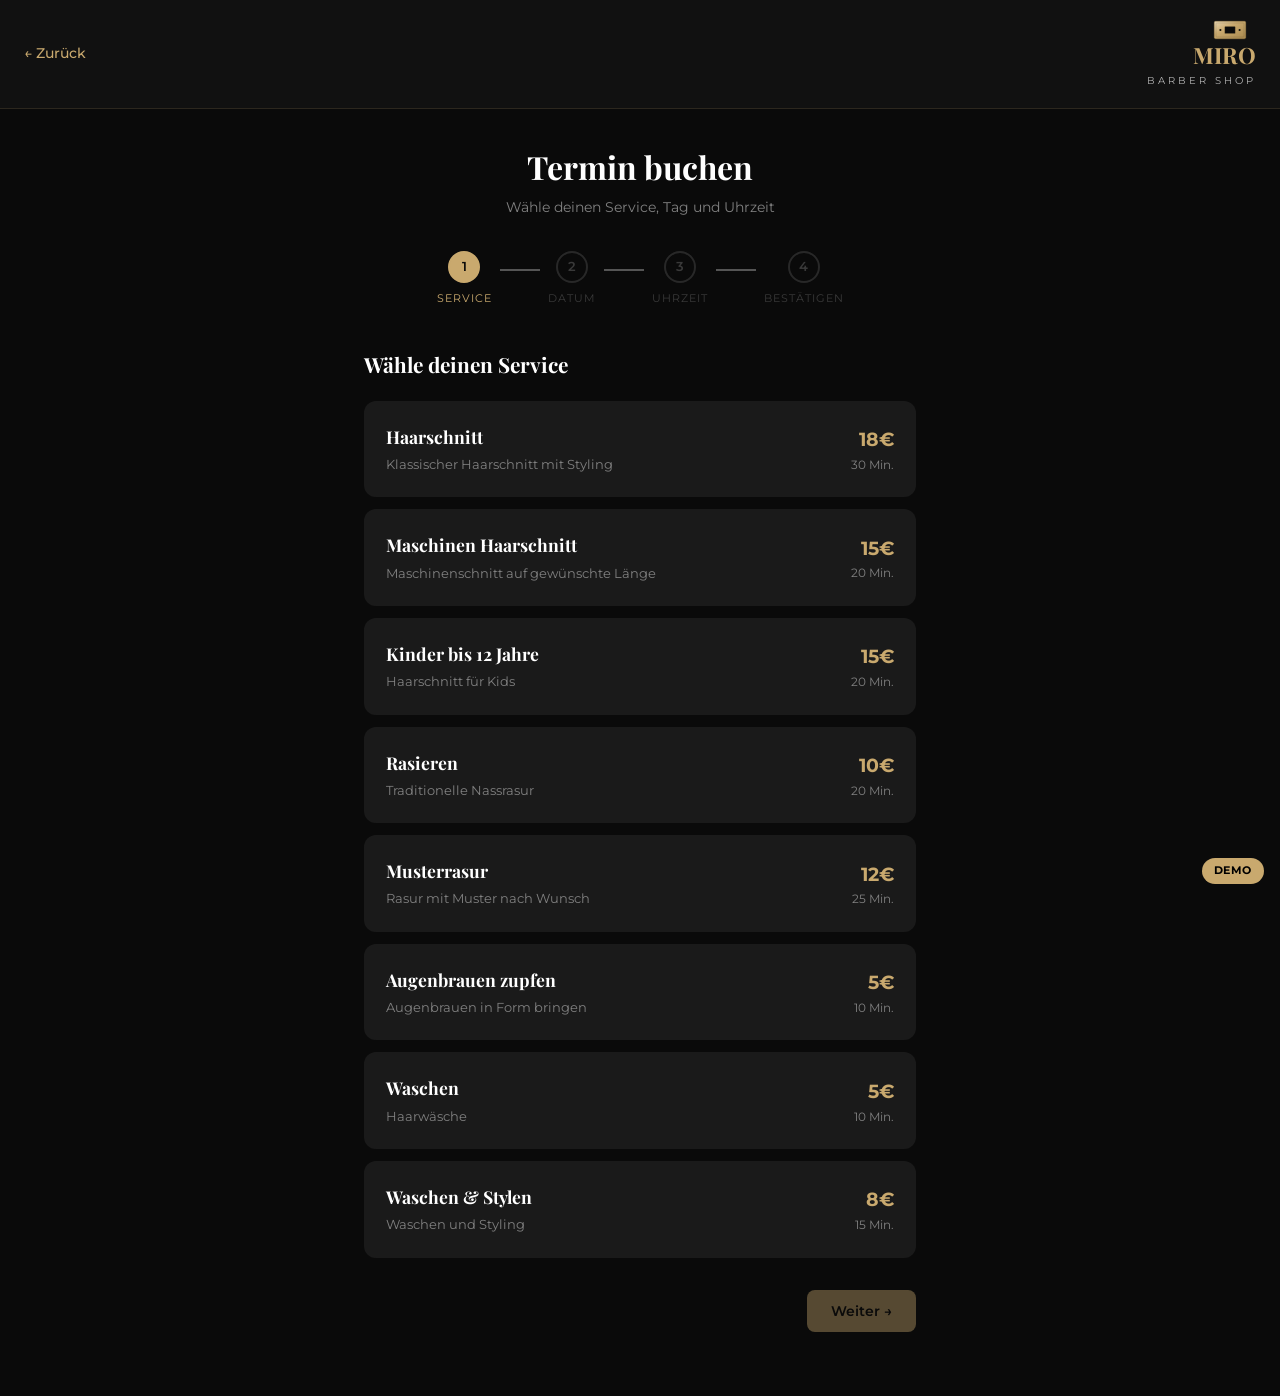
<file: booking/index.html>
<!DOCTYPE html>
<html lang="de">
<head>
  <meta charset="UTF-8">
  <meta name="viewport" content="width=device-width, initial-scale=1.0">
  <title>Termin buchen | MIRO Barber Shop</title>
  <link rel="preconnect" href="https://fonts.googleapis.com">
  <link rel="preconnect" href="https://fonts.gstatic.com" crossorigin>
  <link href="https://fonts.googleapis.com/css2?family=Playfair+Display:wght@400;700;900&family=Montserrat:wght@300;400;500;600;700&display=swap" rel="stylesheet">
  <link rel="stylesheet" href="css/booking.css">
</head>
<body>

  <!-- Header -->
  <header class="booking-header">
    <a href="../index.html" class="back-link">← Zurück</a>
    <div class="header-logo">
      <svg viewBox="0 0 200 160" class="header-logo-icon" aria-hidden="true" style="width:36px;height:28px;display:inline-block;vertical-align:middle;margin-right:8px;">
        <defs>
          <linearGradient id="bkBladeGrad" x1="0%" y1="0%" x2="100%" y2="100%"><stop offset="0%" stop-color="#e8d5b0"/><stop offset="40%" stop-color="#c9a96e"/><stop offset="100%" stop-color="#a8884d"/></linearGradient>
        </defs>
        <rect x="10" y="30" width="180" height="100" rx="8" ry="8" fill="url(#bkBladeGrad)" stroke="#a8884d" stroke-width="2"/>
        <rect x="20" y="40" width="160" height="80" rx="4" ry="4" fill="none" stroke="#0a0a0a" stroke-width="1.5" opacity="0.4"/>
        <rect x="70" y="60" width="60" height="40" rx="3" ry="3" fill="#0a0a0a" stroke="#a8884d" stroke-width="1"/>
        <circle cx="45" cy="80" r="6" fill="#0a0a0a" stroke="#a8884d" stroke-width="0.8"/>
        <circle cx="155" cy="80" r="6" fill="#0a0a0a" stroke="#a8884d" stroke-width="0.8"/>
      </svg>
      <span class="logo-text">MIRO</span>
      <span class="logo-sub">Barber Shop</span>
    </div>
  </header>

  <main class="booking-container">
    <h1 class="booking-title">Termin buchen</h1>
    <p class="booking-subtitle">Wähle deinen Service, Tag und Uhrzeit</p>

    <!-- Progress Steps -->
    <div class="progress-bar">
      <div class="step active" data-step="1">
        <span class="step-number">1</span>
        <span class="step-label">Service</span>
      </div>
      <div class="step-line"></div>
      <div class="step" data-step="2">
        <span class="step-number">2</span>
        <span class="step-label">Datum</span>
      </div>
      <div class="step-line"></div>
      <div class="step" data-step="3">
        <span class="step-number">3</span>
        <span class="step-label">Uhrzeit</span>
      </div>
      <div class="step-line"></div>
      <div class="step" data-step="4">
        <span class="step-number">4</span>
        <span class="step-label">Bestätigen</span>
      </div>
    </div>

    <!-- Step 1: Service Selection -->
    <section class="booking-step" id="step-1">
      <h2 class="step-title">Wähle deinen Service</h2>
      <div class="service-grid" id="serviceGrid">
        <!-- Filled by JS -->
      </div>
    </section>

    <!-- Step 2: Date Selection -->
    <section class="booking-step hidden" id="step-2">
      <h2 class="step-title">Wähle ein Datum</h2>
      <div class="calendar-nav">
        <button class="cal-nav-btn" id="prevWeek">‹</button>
        <span class="cal-week-label" id="weekLabel"></span>
        <button class="cal-nav-btn" id="nextWeek">‹</button>
      </div>
      <div class="date-grid" id="dateGrid">
        <!-- Filled by JS -->
      </div>
    </section>

    <!-- Step 3: Time Selection -->
    <section class="booking-step hidden" id="step-3">
      <h2 class="step-title">Wähle eine Uhrzeit</h2>
      <p class="selected-date-label" id="selectedDateLabel"></p>
      <div class="time-grid" id="timeGrid">
        <!-- Filled by JS -->
      </div>
    </section>

    <!-- Step 4: Confirmation -->
    <section class="booking-step hidden" id="step-4">
      <h2 class="step-title">Deine Buchung</h2>
      <div class="summary-card">
        <div class="summary-row">
          <span class="summary-label">Service</span>
          <span class="summary-value" id="summaryService"></span>
        </div>
        <div class="summary-row">
          <span class="summary-label">Datum</span>
          <span class="summary-value" id="summaryDate"></span>
        </div>
        <div class="summary-row">
          <span class="summary-label">Uhrzeit</span>
          <span class="summary-value" id="summaryTime"></span>
        </div>
        <div class="summary-row">
          <span class="summary-label">Dauer</span>
          <span class="summary-value" id="summaryDuration"></span>
        </div>
        <div class="summary-row total">
          <span class="summary-label">Preis</span>
          <span class="summary-value" id="summaryPrice"></span>
        </div>
      </div>

      <div class="customer-form">
        <h3 class="form-title">Deine Daten</h3>
        <div class="form-group">
          <label for="customerName">Name *</label>
          <input type="text" id="customerName" placeholder="Dein Name" required>
        </div>
        <div class="form-group">
          <label for="customerPhone">Telefon (WhatsApp) *</label>
          <input type="tel" id="customerPhone" placeholder="+49 170 1234567" required>
        </div>
        <div class="form-group">
          <label for="customerNote">Anmerkung (optional)</label>
          <textarea id="customerNote" placeholder="z.B. besondere Wünsche..." rows="2"></textarea>
        </div>
      </div>

      <button class="btn-book" id="btnConfirm">Termin anfragen</button>
      <p class="confirm-note" id="confirmNote">Dein Termin wird gespeichert und bestätigt</p>
    </section>

    <!-- Success Message -->
    <section class="booking-step hidden" id="step-success">
      <div class="success-card">
        <div class="success-icon">✓</div>
        <h2>Termin gebucht!</h2>
        <p>Deine Anfrage wurde erfolgreich gespeichert.</p>
        <div class="success-details" id="successDetails"></div>
        <a href="../index.html" class="btn-back">Zurück zur Website</a>
      </div>
    </section>

    <!-- Navigation Buttons -->
    <div class="booking-nav" id="bookingNav">
      <button class="btn-prev hidden" id="btnPrev">← Zurück</button>
      <button class="btn-next hidden" id="btnNext">Weiter →</button>
    </div>
  </main>

  <script src="../sdk/miro-booking.js"></script>
  <script src="js/booking.js"></script>
</body>
</html>
</file>
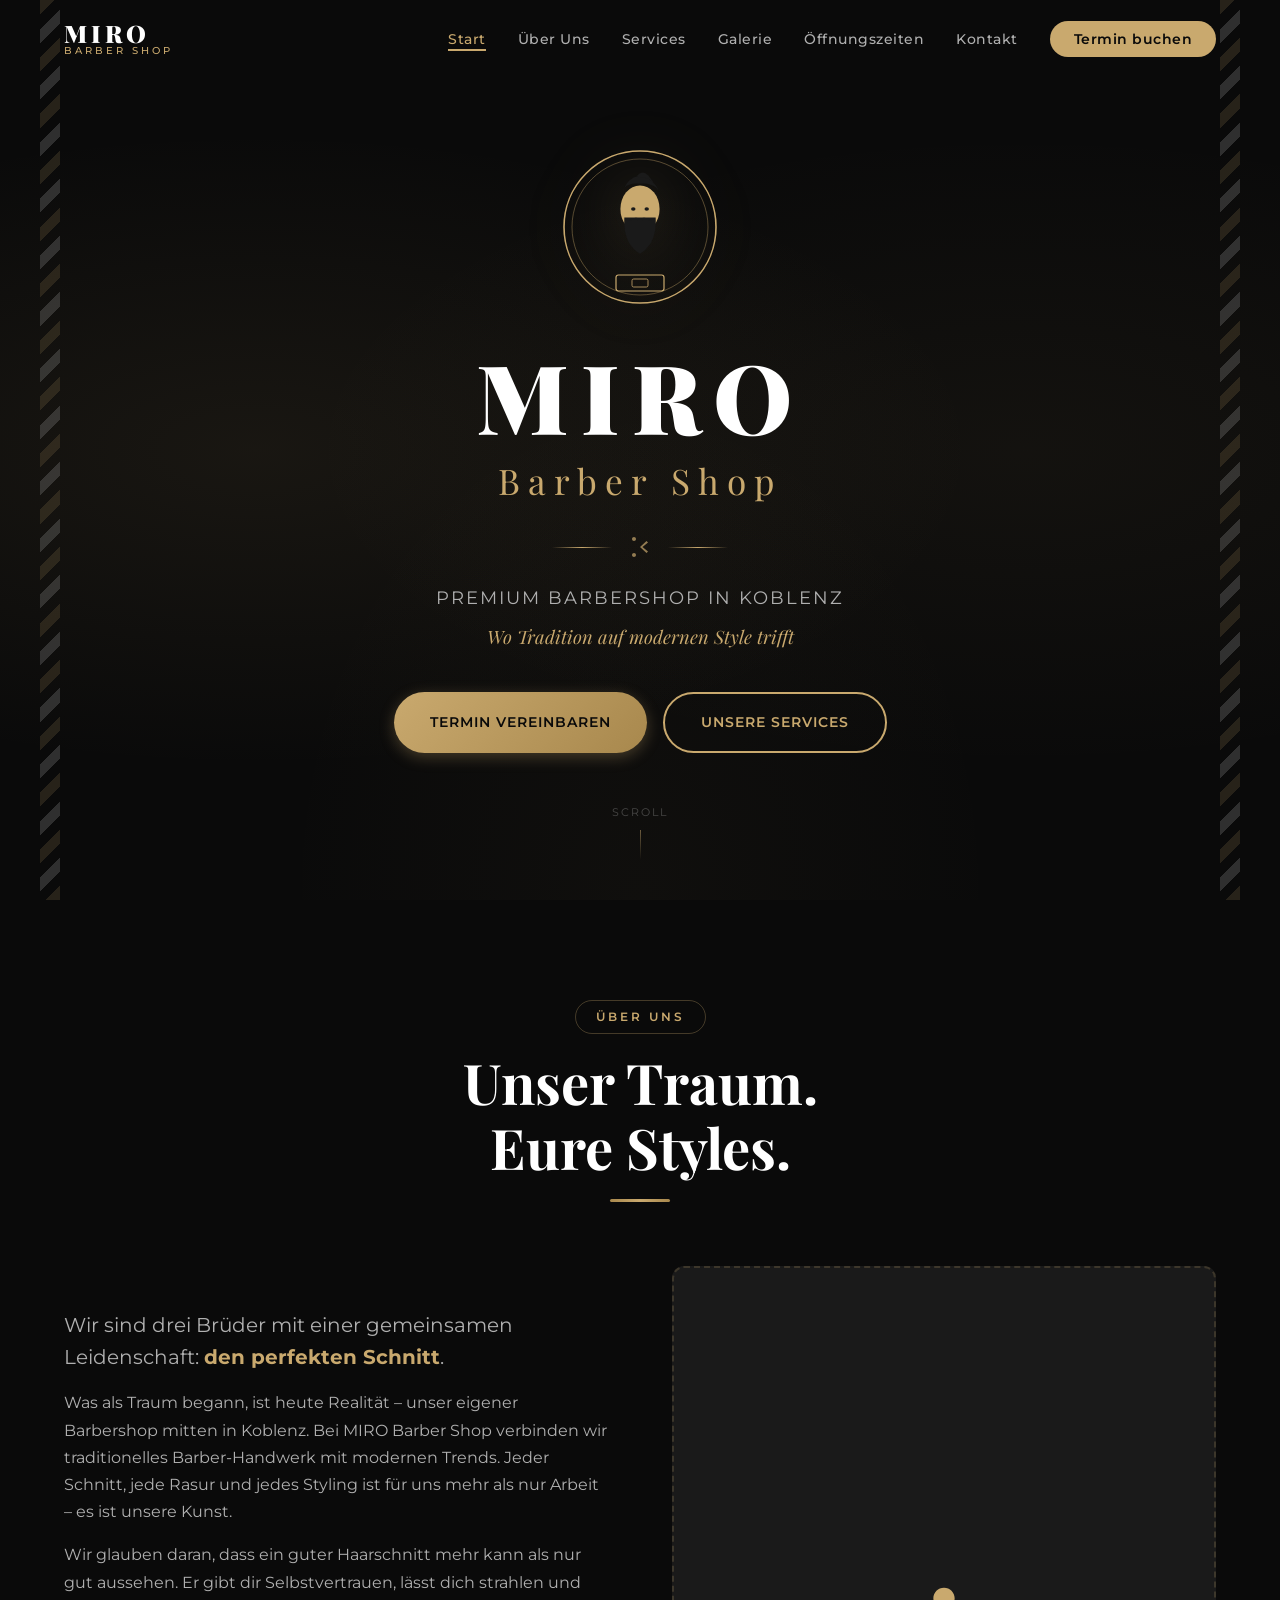
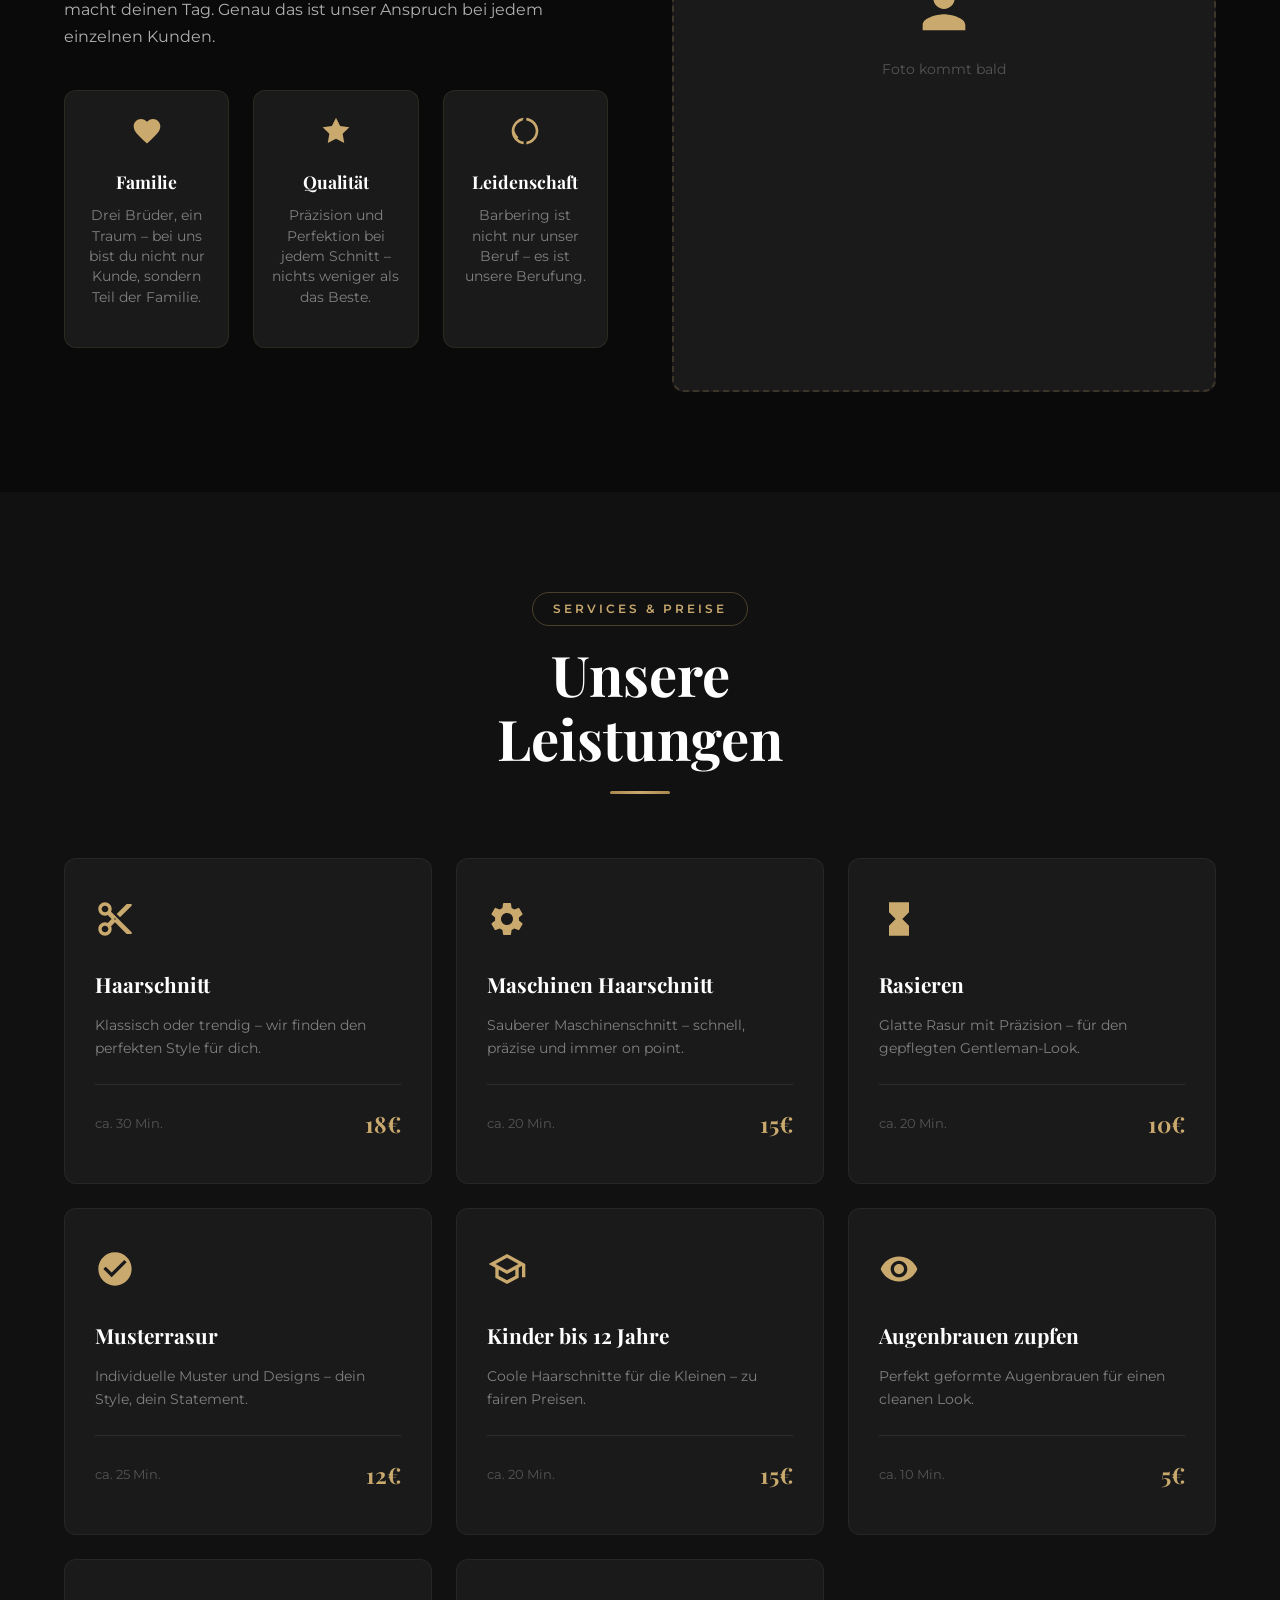
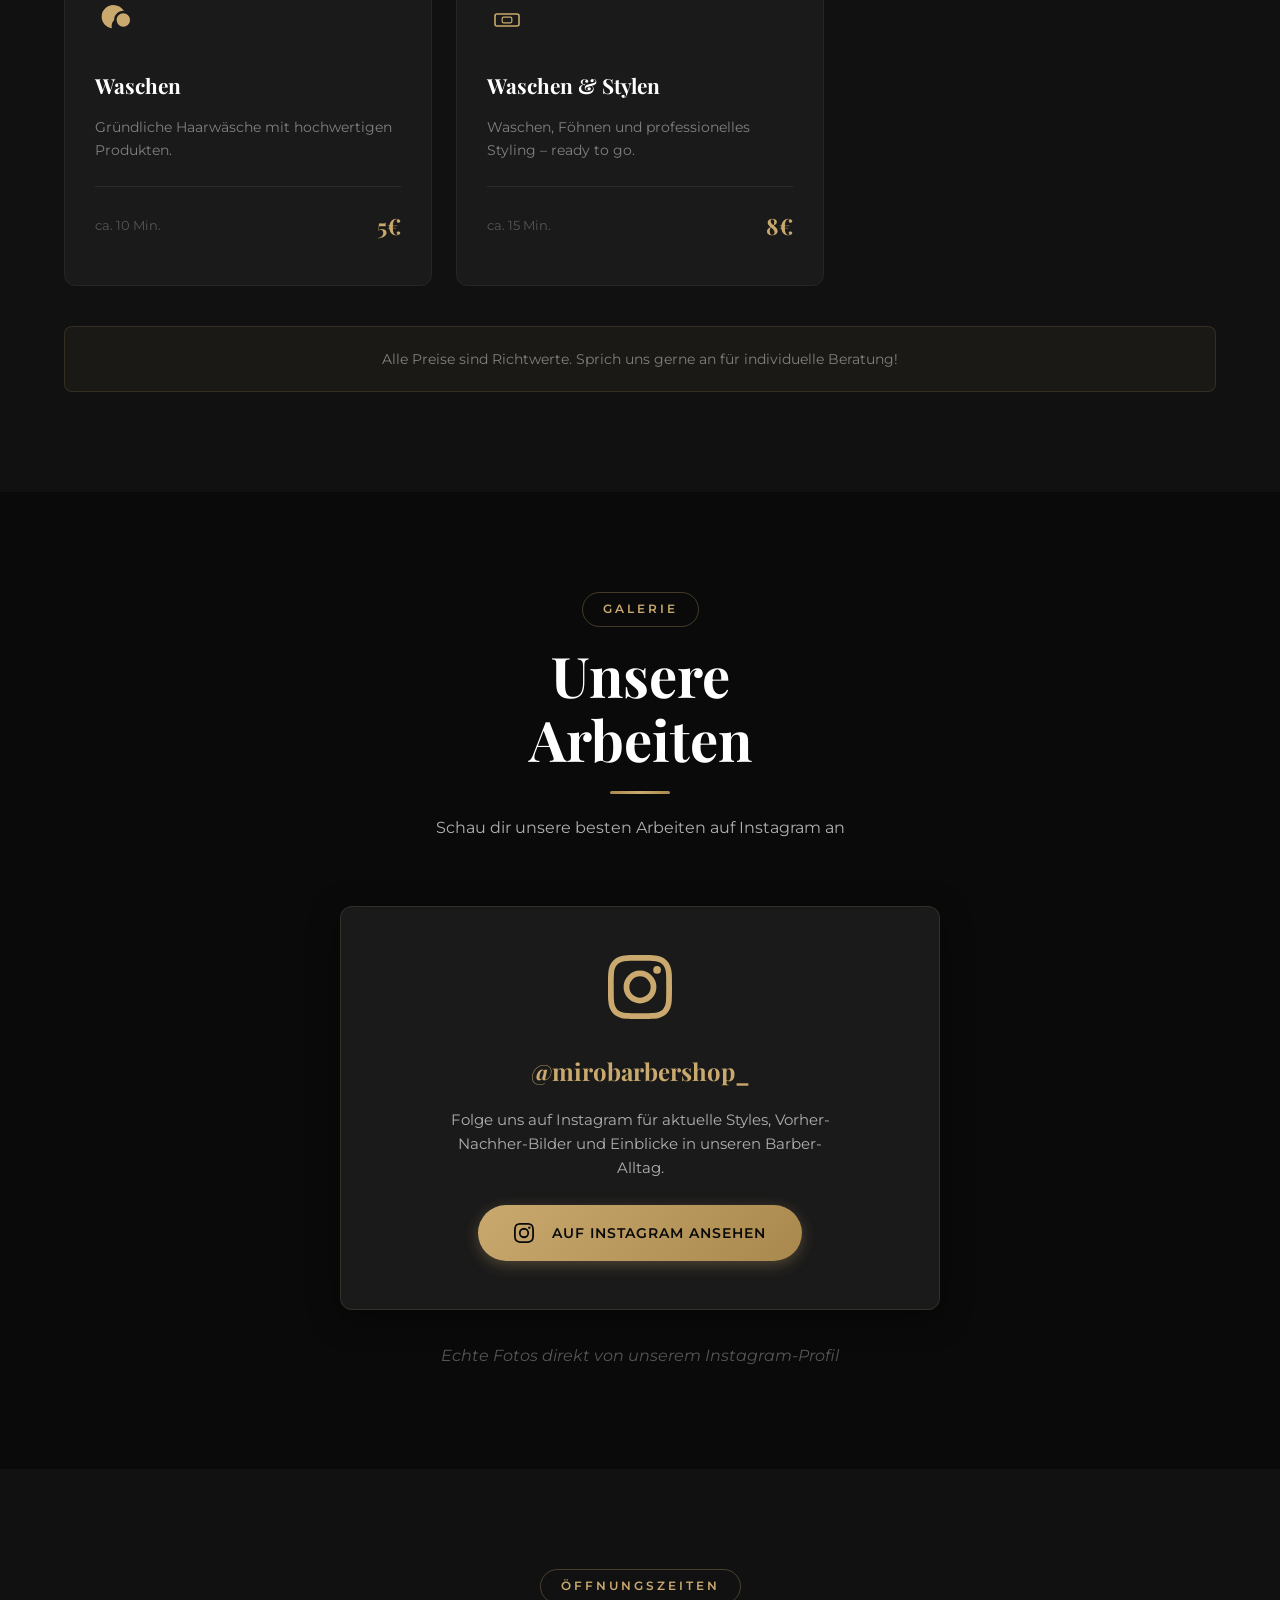
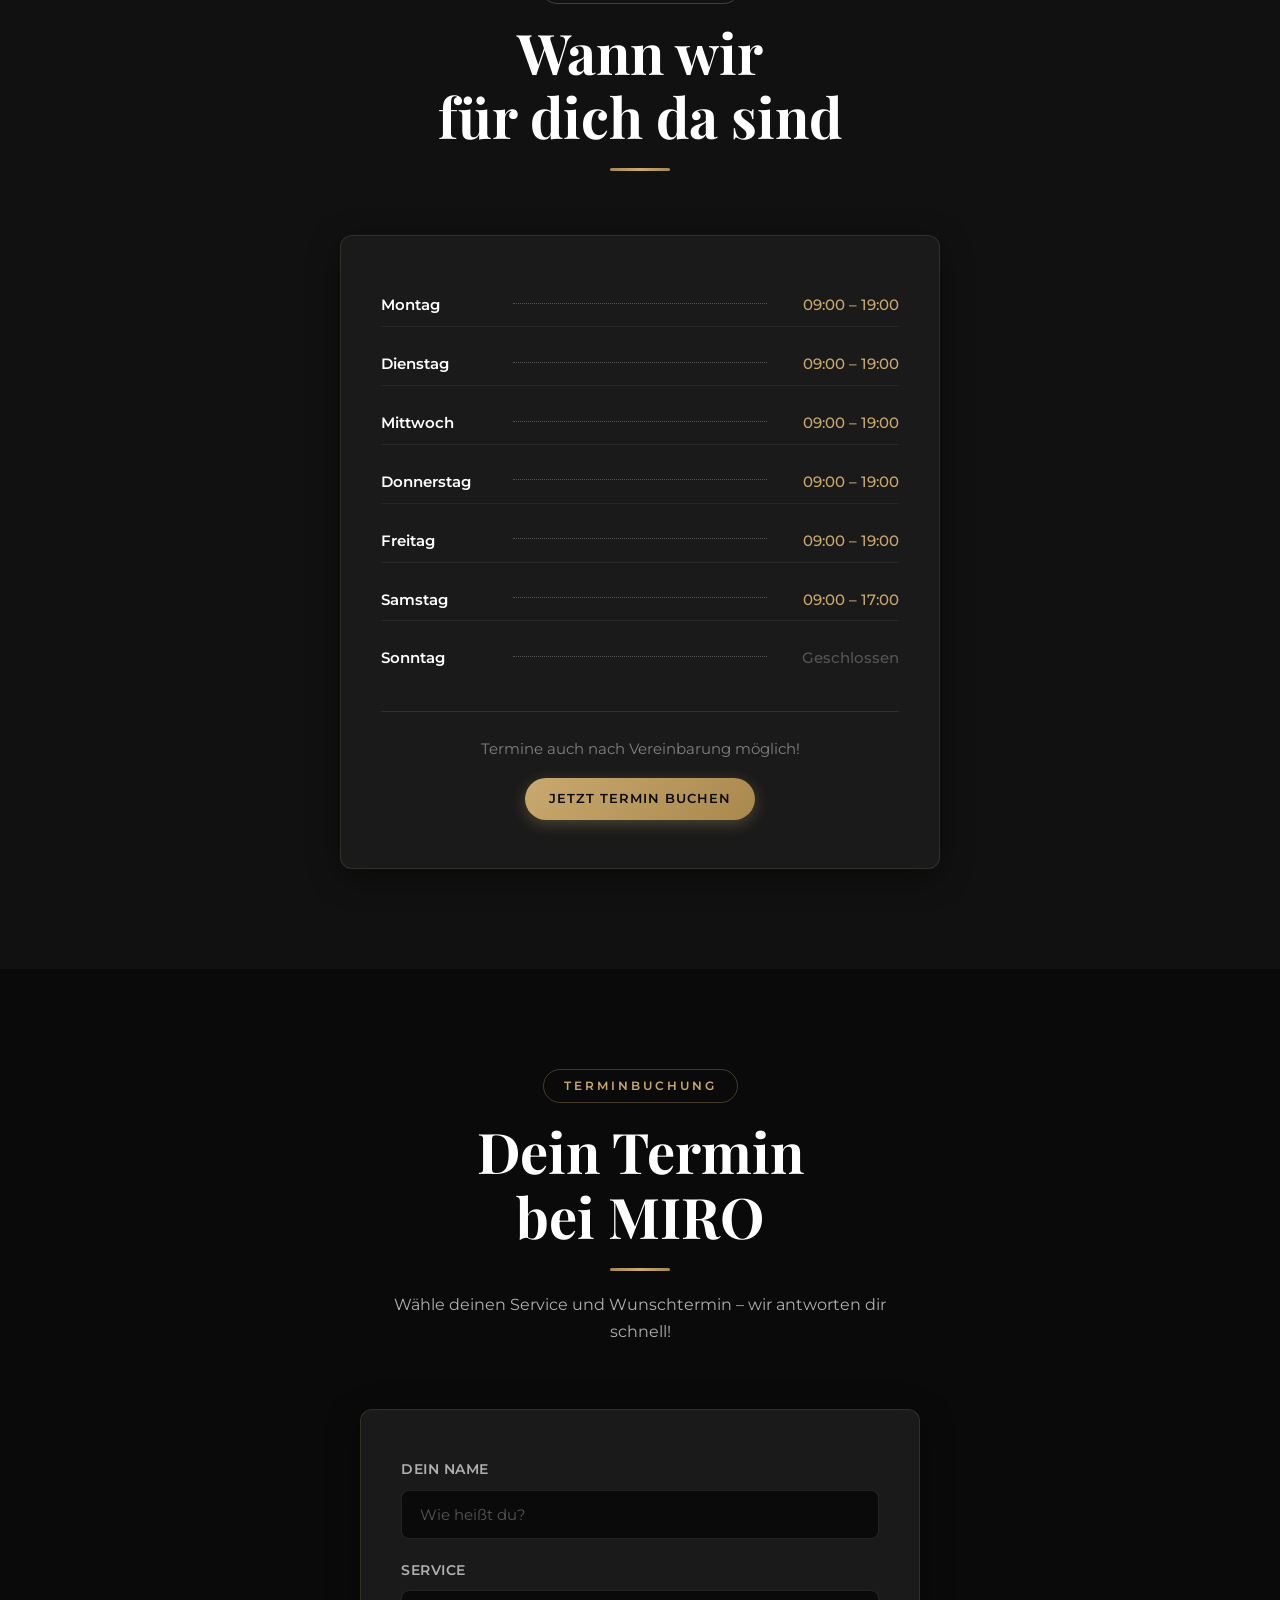
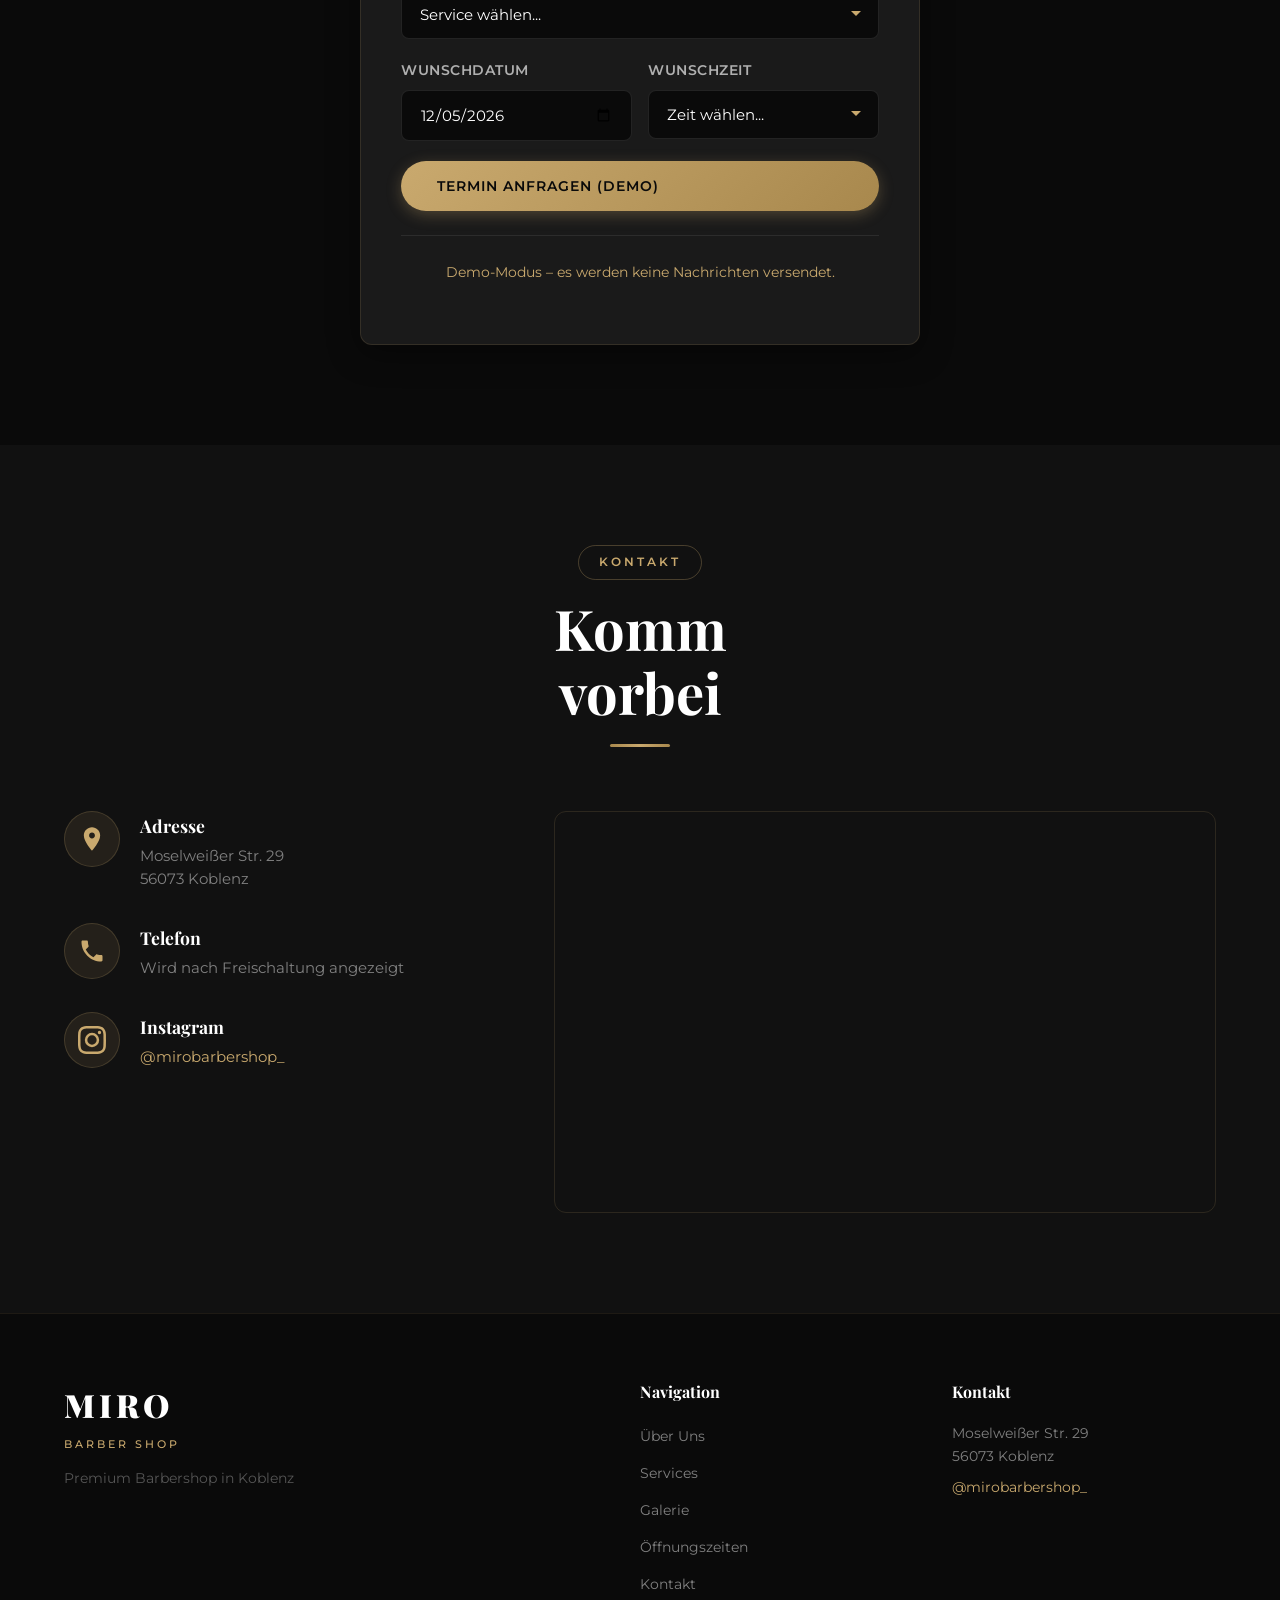
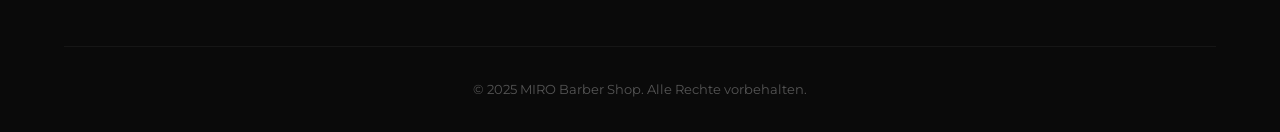
<file: preview.html>
<!DOCTYPE html>
<html lang="de">
<head>
  <meta charset="UTF-8">
  <meta name="viewport" content="width=device-width, initial-scale=1.0">
  <title>MIRO Barber Shop | Premium Barbershop in Koblenz</title>
  <meta name="description" content="MIRO Barber Shop in Koblenz – Dein Premium-Barbershop für Herrenhaarschnitte, Bartpflege und klassische Rasuren. Moselweißer Str. 29, 56073 Koblenz.">
  <meta name="keywords" content="Barbershop Koblenz, Friseur Koblenz, Herrenfriseur, Bartpflege, Rasur, MIRO Barber Shop">
  <meta property="og:title" content="MIRO Barber Shop | Premium Barbershop in Koblenz">
  <meta property="og:description" content="Dein Premium-Barbershop für Herrenhaarschnitte, Bartpflege und klassische Rasuren in Koblenz.">
  <meta property="og:type" content="website">
  <link rel="preconnect" href="https://fonts.googleapis.com">
  <link rel="preconnect" href="https://fonts.gstatic.com" crossorigin>
  <link href="https://fonts.googleapis.com/css2?family=Playfair+Display:wght@400;700;900&family=Montserrat:wght@300;400;500;600;700&display=swap" rel="stylesheet">
  <style>
/* ============================================
   MIRO Barber Shop – Premium Stylesheet
   ============================================ */

/* --- CSS Variables --- */
:root {
  --bg-primary: #0a0a0a;
  --bg-secondary: #111111;
  --bg-card: #1a1a1a;
  --bg-card-hover: #222222;
  --gold: #c9a96e;
  --gold-light: #d4b97a;
  --gold-dark: #a8884d;
  --white: #ffffff;
  --gray-100: #f5f5f5;
  --gray-200: #e0e0e0;
  --gray-300: #b0b0b0;
  --gray-400: #808080;
  --gray-500: #555555;
  --font-heading: 'Playfair Display', Georgia, serif;
  --font-body: 'Montserrat', 'Segoe UI', sans-serif;
  --transition: 0.3s cubic-bezier(0.4, 0, 0.2, 1);
  --shadow: 0 8px 32px rgba(0, 0, 0, 0.4);
  --shadow-gold: 0 4px 20px rgba(201, 169, 110, 0.15);
  --radius: 12px;
  --radius-sm: 8px;
}

/* --- Reset & Base --- */
*,
*::before,
*::after {
  margin: 0;
  padding: 0;
  box-sizing: border-box;
}

html {
  scroll-behavior: smooth;
  font-size: 16px;
}

body {
  font-family: var(--font-body);
  background: var(--bg-primary);
  color: var(--gray-200);
  line-height: 1.7;
  overflow-x: hidden;
  -webkit-font-smoothing: antialiased;
}

a {
  color: var(--gold);
  text-decoration: none;
  transition: color var(--transition);
}

a:hover {
  color: var(--gold-light);
}

img {
  max-width: 100%;
  height: auto;
  display: block;
}

/* --- Container --- */
.container {
  max-width: 1200px;
  margin: 0 auto;
  padding: 0 24px;
}

/* --- Section --- */
.section {
  padding: 100px 0;
  position: relative;
}

.section:nth-child(even) {
  background: var(--bg-secondary);
}

.section-header {
  text-align: center;
  margin-bottom: 64px;
}

.section-tag {
  display: inline-block;
  font-family: var(--font-body);
  font-size: 0.75rem;
  font-weight: 600;
  letter-spacing: 3px;
  text-transform: uppercase;
  color: var(--gold);
  margin-bottom: 16px;
  position: relative;
  padding: 6px 20px;
  border: 1px solid rgba(201, 169, 110, 0.3);
  border-radius: 30px;
}

.section-title {
  font-family: var(--font-heading);
  font-size: clamp(2.2rem, 5vw, 3.5rem);
  font-weight: 700;
  color: var(--white);
  line-height: 1.15;
  margin-bottom: 20px;
}

.section-divider {
  width: 60px;
  height: 3px;
  background: linear-gradient(90deg, var(--gold-dark), var(--gold), var(--gold-dark));
  margin: 0 auto;
  border-radius: 2px;
}

.section-subtitle {
  color: var(--gray-300);
  max-width: 500px;
  margin: 20px auto 0;
  font-size: 1rem;
}

/* ============================================
   NAVIGATION
   ============================================ */
.navbar {
  position: fixed;
  top: 0;
  left: 0;
  right: 0;
  z-index: 1000;
  padding: 20px 0;
  transition: all var(--transition);
}

.navbar.scrolled {
  background: rgba(10, 10, 10, 0.95);
  backdrop-filter: blur(20px);
  -webkit-backdrop-filter: blur(20px);
  padding: 12px 0;
  box-shadow: 0 2px 20px rgba(0, 0, 0, 0.5);
}

.nav-container {
  max-width: 1200px;
  margin: 0 auto;
  padding: 0 24px;
  display: flex;
  align-items: center;
  justify-content: space-between;
}

.nav-logo {
  display: flex;
  flex-direction: column;
  text-decoration: none;
  line-height: 1.1;
}

.logo-text {
  font-family: var(--font-heading);
  font-size: 1.5rem;
  font-weight: 900;
  color: var(--white);
  letter-spacing: 4px;
}

.logo-sub {
  font-family: var(--font-body);
  font-size: 0.6rem;
  font-weight: 500;
  color: var(--gold);
  letter-spacing: 3px;
  text-transform: uppercase;
}

.nav-menu {
  display: flex;
  align-items: center;
  gap: 32px;
  list-style: none;
}

.nav-link {
  font-size: 0.85rem;
  font-weight: 500;
  color: var(--gray-300);
  text-decoration: none;
  letter-spacing: 0.5px;
  transition: color var(--transition);
  position: relative;
}

.nav-link::after {
  content: '';
  position: absolute;
  bottom: -4px;
  left: 0;
  width: 0;
  height: 2px;
  background: var(--gold);
  transition: width var(--transition);
}

.nav-link:hover {
  color: var(--white);
}

.nav-link:hover::after {
  width: 100%;
}

.nav-link.active {
  color: var(--gold);
}

.nav-link.active::after {
  width: 100%;
}

.nav-cta {
  background: var(--gold);
  color: var(--bg-primary) !important;
  padding: 10px 24px;
  border-radius: 30px;
  font-weight: 600;
  transition: all var(--transition);
}

.nav-cta::after {
  display: none;
}

.nav-cta:hover {
  background: var(--gold-light);
  color: var(--bg-primary) !important;
  transform: translateY(-2px);
  box-shadow: var(--shadow-gold);
}

/* Hamburger */
.nav-toggle {
  display: none;
  flex-direction: column;
  gap: 5px;
  background: none;
  border: none;
  cursor: pointer;
  padding: 8px;
  z-index: 1001;
}

.nav-toggle span {
  display: block;
  width: 24px;
  height: 2px;
  background: var(--white);
  transition: all var(--transition);
  border-radius: 2px;
}

.nav-toggle.active span:nth-child(1) {
  transform: rotate(45deg) translate(5px, 5px);
}

.nav-toggle.active span:nth-child(2) {
  opacity: 0;
}

.nav-toggle.active span:nth-child(3) {
  transform: rotate(-45deg) translate(5px, -5px);
}

/* ============================================
   HERO
   ============================================ */
.hero {
  min-height: 100vh;
  display: flex;
  align-items: center;
  justify-content: center;
  position: relative;
  overflow: hidden;
  background: var(--bg-primary);
}

.hero-bg-animation {
  position: absolute;
  inset: 0;
  background:
    radial-gradient(ellipse at 20% 50%, rgba(201, 169, 110, 0.08) 0%, transparent 50%),
    radial-gradient(ellipse at 80% 50%, rgba(201, 169, 110, 0.05) 0%, transparent 50%),
    radial-gradient(ellipse at 50% 100%, rgba(201, 169, 110, 0.03) 0%, transparent 40%);
  animation: heroGlow 8s ease-in-out infinite alternate;
}

@keyframes heroGlow {
  0% { opacity: 0.6; }
  100% { opacity: 1; }
}

/* Barber Pole */
.barber-pole {
  position: absolute;
  width: 20px;
  height: 100%;
  top: 0;
  overflow: hidden;
  opacity: 0.15;
}

.barber-pole-left {
  left: 40px;
}

.barber-pole-right {
  right: 40px;
}

.barber-pole::before {
  content: '';
  position: absolute;
  width: 100%;
  height: 200%;
  top: -100%;
  background: repeating-linear-gradient(
    -45deg,
    #c9a96e 0px,
    #c9a96e 10px,
    transparent 10px,
    transparent 20px,
    #fff 20px,
    #fff 30px,
    transparent 30px,
    transparent 40px
  );
  animation: barberPole 3s linear infinite;
}

@keyframes barberPole {
  0% { transform: translateY(0); }
  100% { transform: translateY(40px); }
}

.hero-content {
  text-align: center;
  position: relative;
  z-index: 2;
  padding: 0 24px;
}

.hero-logo {
  margin-bottom: 32px;
}

.logo-svg {
  width: 160px;
  height: 160px;
  margin: 0 auto;
  animation: logoFloat 6s ease-in-out infinite;
  filter: drop-shadow(0 0 30px rgba(201, 169, 110, 0.2));
}

@keyframes logoFloat {
  0%, 100% { transform: translateY(0); }
  50% { transform: translateY(-10px); }
}

.hero-title {
  display: flex;
  flex-direction: column;
  align-items: center;
}

.title-line {
  display: block;
}

.title-line-1 {
  font-family: var(--font-heading);
  font-size: clamp(3rem, 10vw, 6rem);
  font-weight: 900;
  color: var(--white);
  letter-spacing: 12px;
  line-height: 1;
}

.title-line-2 {
  font-family: var(--font-heading);
  font-size: clamp(1.2rem, 4vw, 2.2rem);
  font-weight: 400;
  color: var(--gold);
  letter-spacing: 8px;
  margin-top: 8px;
}

.hero-divider {
  display: flex;
  align-items: center;
  justify-content: center;
  gap: 16px;
  margin: 24px 0;
}

.divider-line {
  width: 60px;
  height: 1px;
  background: linear-gradient(90deg, transparent, var(--gold), transparent);
}

.divider-scissors {
  opacity: 0.7;
}

.hero-subtitle {
  font-family: var(--font-body);
  font-size: 1.1rem;
  font-weight: 400;
  color: var(--gray-300);
  letter-spacing: 2px;
  text-transform: uppercase;
  margin-bottom: 8px;
}

.hero-tagline {
  font-family: var(--font-heading);
  font-size: 1.15rem;
  font-style: italic;
  color: var(--gold);
  opacity: 0.8;
  margin-bottom: 40px;
}

.hero-cta-group {
  display: flex;
  gap: 16px;
  justify-content: center;
  flex-wrap: wrap;
}

/* Scroll Indicator */
.hero-scroll-indicator {
  position: absolute;
  bottom: 40px;
  left: 50%;
  transform: translateX(-50%);
  display: flex;
  flex-direction: column;
  align-items: center;
  gap: 8px;
  opacity: 0.5;
  animation: scrollBounce 2s ease-in-out infinite;
}

.hero-scroll-indicator span {
  font-size: 0.7rem;
  letter-spacing: 2px;
  text-transform: uppercase;
  color: var(--gray-400);
}

.scroll-arrow {
  width: 1px;
  height: 30px;
  background: linear-gradient(to bottom, var(--gold), transparent);
}

@keyframes scrollBounce {
  0%, 100% { transform: translateX(-50%) translateY(0); }
  50% { transform: translateX(-50%) translateY(8px); }
}

/* ============================================
   BUTTONS
   ============================================ */
.btn {
  display: inline-flex;
  align-items: center;
  gap: 10px;
  padding: 16px 36px;
  font-family: var(--font-body);
  font-size: 0.9rem;
  font-weight: 600;
  letter-spacing: 1px;
  text-transform: uppercase;
  text-decoration: none;
  border: none;
  border-radius: 50px;
  cursor: pointer;
  transition: all var(--transition);
  position: relative;
  overflow: hidden;
}

.btn-primary {
  background: linear-gradient(135deg, var(--gold), var(--gold-dark));
  color: var(--bg-primary);
  box-shadow: 0 4px 15px rgba(201, 169, 110, 0.3);
}

.btn-primary:hover {
  transform: translateY(-3px);
  box-shadow: 0 8px 25px rgba(201, 169, 110, 0.4);
  color: var(--bg-primary);
}

.btn-outline {
  background: transparent;
  color: var(--gold);
  border: 2px solid var(--gold);
}

.btn-outline:hover {
  background: var(--gold);
  color: var(--bg-primary);
  transform: translateY(-3px);
}

.btn-whatsapp {
  background: #25D366;
  color: var(--white);
  font-size: 1rem;
  padding: 18px 40px;
  width: 100%;
  justify-content: center;
  box-shadow: 0 4px 15px rgba(37, 211, 102, 0.3);
}

.btn-whatsapp:hover {
  background: #20bd5a;
  transform: translateY(-3px);
  box-shadow: 0 8px 25px rgba(37, 211, 102, 0.4);
  color: var(--white);
}

.btn-sm {
  padding: 10px 24px;
  font-size: 0.8rem;
}

/* ============================================
   ABOUT
   ============================================ */
.about-grid {
  display: grid;
  grid-template-columns: 1fr 1fr;
  gap: 64px;
  align-items: center;
}

.about-lead {
  font-size: 1.25rem;
  color: var(--white);
  margin-bottom: 20px;
  line-height: 1.6;
}

.about-lead strong {
  color: var(--gold);
}

.about-text p {
  margin-bottom: 16px;
  color: var(--gray-300);
}

.about-values {
  display: grid;
  grid-template-columns: repeat(3, 1fr);
  gap: 24px;
  margin-top: 40px;
}

.value-item {
  text-align: center;
  padding: 24px 16px;
  background: var(--bg-card);
  border-radius: var(--radius);
  border: 1px solid rgba(201, 169, 110, 0.1);
  transition: all var(--transition);
}

.value-item:hover {
  transform: translateY(-4px);
  border-color: rgba(201, 169, 110, 0.3);
  box-shadow: var(--shadow-gold);
}

.value-icon {
  margin-bottom: 12px;
}

.value-item h3 {
  font-family: var(--font-heading);
  font-size: 1.1rem;
  color: var(--white);
  margin-bottom: 8px;
}

.value-item p {
  font-size: 0.85rem;
  color: var(--gray-400);
  line-height: 1.5;
}

.about-image {
  display: flex;
  align-items: center;
  justify-content: center;
}

.about-image-placeholder {
  width: 100%;
  aspect-ratio: 3/4;
  background: var(--bg-card);
  border-radius: var(--radius);
  border: 2px dashed rgba(201, 169, 110, 0.2);
  display: flex;
  flex-direction: column;
  align-items: center;
  justify-content: center;
  gap: 16px;
  color: var(--gray-500);
  font-size: 0.9rem;
}

/* ============================================
   SERVICES
   ============================================ */
.services-grid {
  display: grid;
  grid-template-columns: repeat(3, 1fr);
  gap: 24px;
}

.service-card {
  background: var(--bg-card);
  border-radius: var(--radius);
  padding: 40px 30px;
  border: 1px solid rgba(255, 255, 255, 0.05);
  transition: all var(--transition);
  position: relative;
  overflow: hidden;
}

.service-card::before {
  content: '';
  position: absolute;
  top: 0;
  left: 0;
  right: 0;
  height: 3px;
  background: linear-gradient(90deg, var(--gold-dark), var(--gold), var(--gold-dark));
  opacity: 0;
  transition: opacity var(--transition);
}

.service-card:hover {
  transform: translateY(-8px);
  border-color: rgba(201, 169, 110, 0.2);
  box-shadow: var(--shadow);
}

.service-card:hover::before {
  opacity: 1;
}

.service-icon {
  margin-bottom: 20px;
}

.service-name {
  font-family: var(--font-heading);
  font-size: 1.3rem;
  color: var(--white);
  margin-bottom: 12px;
}

.service-desc {
  font-size: 0.9rem;
  color: var(--gray-400);
  line-height: 1.6;
  margin-bottom: 24px;
}

.service-details {
  display: flex;
  justify-content: space-between;
  align-items: center;
  padding-top: 20px;
  border-top: 1px solid rgba(255, 255, 255, 0.08);
}

.service-duration {
  font-size: 0.8rem;
  color: var(--gray-500);
}

.service-price {
  font-family: var(--font-heading);
  font-size: 1.4rem;
  font-weight: 700;
  color: var(--gold);
}

.services-note {
  text-align: center;
  margin-top: 40px;
  padding: 20px;
  background: rgba(201, 169, 110, 0.05);
  border: 1px solid rgba(201, 169, 110, 0.15);
  border-radius: var(--radius-sm);
}

.services-note p {
  color: var(--gray-400);
  font-size: 0.9rem;
}

/* ============================================
   GALLERY
   ============================================ */
.gallery-grid {
  display: grid;
  grid-template-columns: repeat(3, 1fr);
  gap: 16px;
}

.gallery-item {
  border-radius: var(--radius);
  overflow: hidden;
  aspect-ratio: 1;
  transition: transform var(--transition);
}

.gallery-item:hover {
  transform: scale(1.02);
}

.gallery-item-wide {
  grid-column: span 2;
  aspect-ratio: 2/1;
}

.gallery-placeholder {
  width: 100%;
  height: 100%;
  background: var(--bg-card);
  border: 2px dashed rgba(201, 169, 110, 0.15);
  border-radius: var(--radius);
  display: flex;
  flex-direction: column;
  align-items: center;
  justify-content: center;
  gap: 12px;
  color: var(--gray-500);
  font-size: 0.85rem;
}

.gallery-note {
  text-align: center;
  margin-top: 32px;
  color: var(--gray-500);
  font-style: italic;
}

.gallery-instagram {
  max-width: 600px;
  margin: 0 auto;
}

.instagram-card {
  background: var(--bg-card);
  border: 1px solid rgba(201, 169, 110, 0.15);
  border-radius: var(--radius);
  padding: 48px 40px;
  text-align: center;
  box-shadow: var(--shadow);
}

.instagram-icon {
  margin-bottom: 1.5rem;
}

.instagram-card h3 {
  font-family: var(--font-heading);
  font-size: 1.5rem;
  color: var(--gold);
  margin-bottom: 1rem;
}

.instagram-card p {
  color: var(--gray-300);
  font-size: 0.95rem;
  line-height: 1.6;
  margin-bottom: 1.5rem;
  max-width: 400px;
  margin-left: auto;
  margin-right: auto;
}

.instagram-card .btn {
  display: inline-flex;
  align-items: center;
  justify-content: center;
}

/* ============================================
   HOURS
   ============================================ */
.hours-card {
  max-width: 600px;
  margin: 0 auto;
  background: var(--bg-card);
  border-radius: var(--radius);
  padding: 48px 40px;
  border: 1px solid rgba(201, 169, 110, 0.15);
  box-shadow: var(--shadow);
}

.hours-grid {
  display: flex;
  flex-direction: column;
  gap: 16px;
}

.hours-row {
  display: flex;
  align-items: center;
  gap: 12px;
  padding: 8px 0;
  border-bottom: 1px solid rgba(255, 255, 255, 0.05);
}

.hours-row:last-child {
  border-bottom: none;
}

.hours-day {
  font-weight: 600;
  color: var(--white);
  min-width: 120px;
  font-size: 0.95rem;
}

.hours-dots {
  flex: 1;
  border-bottom: 1px dotted var(--gray-500);
  margin-bottom: 4px;
}

.hours-time {
  color: var(--gold);
  font-weight: 500;
  font-size: 0.95rem;
  text-align: right;
  min-width: 120px;
}

.hours-closed .hours-time {
  color: var(--gray-500);
}

.hours-note {
  margin-top: 32px;
  padding-top: 24px;
  border-top: 1px solid rgba(201, 169, 110, 0.15);
  text-align: center;
}

.hours-note p {
  color: var(--gray-400);
  margin-bottom: 16px;
  font-size: 0.95rem;
}

/* ============================================
   BOOKING
   ============================================ */
.booking-card {
  max-width: 560px;
  margin: 0 auto;
  background: var(--bg-card);
  border-radius: var(--radius);
  padding: 48px 40px;
  border: 1px solid rgba(201, 169, 110, 0.15);
  box-shadow: var(--shadow);
}

.booking-form {
  display: flex;
  flex-direction: column;
  gap: 20px;
}

.form-group {
  display: flex;
  flex-direction: column;
  gap: 8px;
}

.form-group label {
  font-size: 0.85rem;
  font-weight: 600;
  color: var(--gray-300);
  letter-spacing: 0.5px;
  text-transform: uppercase;
}

.form-group input,
.form-group select {
  padding: 14px 18px;
  background: var(--bg-primary);
  border: 1px solid rgba(255, 255, 255, 0.1);
  border-radius: var(--radius-sm);
  color: var(--white);
  font-family: var(--font-body);
  font-size: 0.95rem;
  transition: border-color var(--transition);
  -webkit-appearance: none;
}

.form-group input:focus,
.form-group select:focus {
  outline: none;
  border-color: var(--gold);
  box-shadow: 0 0 0 3px rgba(201, 169, 110, 0.1);
}

.form-group input::placeholder {
  color: var(--gray-500);
}

.form-group select {
  cursor: pointer;
  background-image: url("data:image/svg+xml,%3Csvg xmlns='http://www.w3.org/2000/svg' width='12' height='12' viewBox='0 0 12 12'%3E%3Cpath fill='%23c9a96e' d='M6 8L1 3h10z'/%3E%3C/svg%3E");
  background-repeat: no-repeat;
  background-position: right 16px center;
  padding-right: 40px;
}

.form-group select option {
  background: var(--bg-primary);
  color: var(--white);
}

.form-row {
  display: grid;
  grid-template-columns: 1fr 1fr;
  gap: 16px;
}

.booking-direct {
  margin-top: 24px;
  padding-top: 24px;
  border-top: 1px solid rgba(255, 255, 255, 0.08);
  text-align: center;
}

.booking-direct p {
  font-size: 0.85rem;
  color: var(--gray-500);
  margin-bottom: 12px;
}

.booking-direct-links {
  display: flex;
  gap: 12px;
  justify-content: center;
}

/* ============================================
   CONTACT
   ============================================ */
.contact-grid {
  display: grid;
  grid-template-columns: 1fr 1.5fr;
  gap: 48px;
  align-items: start;
}

.contact-info {
  display: flex;
  flex-direction: column;
  gap: 32px;
}

.contact-item {
  display: flex;
  gap: 20px;
  align-items: flex-start;
}

.contact-icon {
  flex-shrink: 0;
  width: 56px;
  height: 56px;
  display: flex;
  align-items: center;
  justify-content: center;
  background: rgba(201, 169, 110, 0.1);
  border-radius: 50%;
  border: 1px solid rgba(201, 169, 110, 0.2);
}

.contact-item h3 {
  font-family: var(--font-heading);
  font-size: 1.1rem;
  color: var(--white);
  margin-bottom: 4px;
}

.contact-item p {
  color: var(--gray-400);
  font-size: 0.95rem;
  line-height: 1.5;
}

.contact-item a {
  color: var(--gold);
}

.contact-map {
  border-radius: var(--radius);
  overflow: hidden;
  border: 1px solid rgba(201, 169, 110, 0.15);
}

.contact-map iframe {
  display: block;
}

/* ============================================
   FOOTER
   ============================================ */
.footer {
  background: var(--bg-primary);
  border-top: 1px solid rgba(201, 169, 110, 0.1);
  padding: 64px 0 32px;
}

.footer-grid {
  display: grid;
  grid-template-columns: 2fr 1fr 1fr;
  gap: 48px;
  margin-bottom: 48px;
}

.footer-logo {
  font-family: var(--font-heading);
  font-size: 2rem;
  font-weight: 900;
  color: var(--white);
  letter-spacing: 4px;
  display: block;
}

.footer-logo-sub {
  font-family: var(--font-body);
  font-size: 0.7rem;
  font-weight: 500;
  color: var(--gold);
  letter-spacing: 3px;
  text-transform: uppercase;
  display: block;
  margin-top: 2px;
}

.footer-tagline {
  color: var(--gray-500);
  font-size: 0.9rem;
  margin-top: 12px;
}

.footer-links h4,
.footer-contact h4 {
  font-family: var(--font-heading);
  color: var(--white);
  font-size: 1rem;
  margin-bottom: 16px;
}

.footer-links ul {
  list-style: none;
  display: flex;
  flex-direction: column;
  gap: 10px;
}

.footer-links a {
  color: var(--gray-400);
  font-size: 0.9rem;
  transition: color var(--transition);
}

.footer-links a:hover {
  color: var(--gold);
}

.footer-contact p {
  color: var(--gray-400);
  font-size: 0.9rem;
  line-height: 1.6;
  margin-bottom: 8px;
}

.footer-contact a {
  color: var(--gold);
}

.footer-bottom {
  padding-top: 32px;
  border-top: 1px solid rgba(255, 255, 255, 0.05);
  text-align: center;
}

.footer-bottom p {
  font-size: 0.8rem;
  color: var(--gray-500);
}

/* ============================================
   FLOATING WHATSAPP
   ============================================ */
.whatsapp-float {
  position: fixed;
  bottom: 28px;
  right: 28px;
  width: 64px;
  height: 64px;
  background: #25D366;
  border-radius: 50%;
  display: flex;
  align-items: center;
  justify-content: center;
  box-shadow: 0 4px 20px rgba(37, 211, 102, 0.4);
  z-index: 999;
  transition: all var(--transition);
  animation: whatsappPulse 3s ease-in-out infinite;
}

.whatsapp-float:hover {
  transform: scale(1.1);
  box-shadow: 0 6px 30px rgba(37, 211, 102, 0.5);
}

.whatsapp-tooltip {
  position: absolute;
  right: 76px;
  background: var(--bg-card);
  color: var(--white);
  padding: 8px 16px;
  border-radius: var(--radius-sm);
  font-size: 0.8rem;
  font-weight: 500;
  white-space: nowrap;
  opacity: 0;
  pointer-events: none;
  transition: opacity var(--transition);
  box-shadow: var(--shadow);
}

.whatsapp-float:hover .whatsapp-tooltip {
  opacity: 1;
}

@keyframes whatsappPulse {
  0%, 100% { box-shadow: 0 4px 20px rgba(37, 211, 102, 0.4); }
  50% { box-shadow: 0 4px 30px rgba(37, 211, 102, 0.6), 0 0 0 12px rgba(37, 211, 102, 0.1); }
}

/* ============================================
   ANIMATIONS
   ============================================ */
.fade-in {
  opacity: 0;
  transform: translateY(30px);
  transition: opacity 0.8s ease-out, transform 0.8s ease-out;
}

.fade-in.visible {
  opacity: 1;
  transform: translateY(0);
}

/* ============================================
   RESPONSIVE
   ============================================ */
@media (max-width: 1024px) {
  .services-grid {
    grid-template-columns: repeat(2, 1fr);
  }

  .about-grid {
    grid-template-columns: 1fr;
    gap: 40px;
  }

  .about-image {
    order: -1;
  }

  .about-image-placeholder {
    aspect-ratio: 16/9;
    max-height: 300px;
  }

  .contact-grid {
    grid-template-columns: 1fr;
  }

  .footer-grid {
    grid-template-columns: 1fr 1fr;
    gap: 32px;
  }

  .footer-brand {
    grid-column: span 2;
  }
}

@media (max-width: 768px) {
  .section {
    padding: 72px 0;
  }

  .nav-toggle {
    display: flex;
  }

  .nav-menu {
    position: fixed;
    top: 0;
    right: -100%;
    width: 80%;
    max-width: 360px;
    height: 100vh;
    background: rgba(10, 10, 10, 0.98);
    backdrop-filter: blur(20px);
    -webkit-backdrop-filter: blur(20px);
    flex-direction: column;
    align-items: center;
    justify-content: center;
    gap: 28px;
    transition: right var(--transition);
    box-shadow: -10px 0 30px rgba(0, 0, 0, 0.5);
  }

  .nav-menu.open {
    right: 0;
  }

  .nav-link {
    font-size: 1.1rem;
  }

  .services-grid {
    grid-template-columns: 1fr;
  }

  .gallery-grid {
    grid-template-columns: repeat(2, 1fr);
  }

  .gallery-item-wide {
    grid-column: span 2;
  }

  .about-values {
    grid-template-columns: 1fr;
    gap: 16px;
  }

  .form-row {
    grid-template-columns: 1fr;
  }

  .booking-card {
    padding: 32px 24px;
  }

  .hours-card {
    padding: 32px 24px;
  }

  .hero-cta-group {
    flex-direction: column;
    align-items: center;
  }

  .barber-pole {
    display: none;
  }

  .footer-grid {
    grid-template-columns: 1fr;
  }

  .footer-brand {
    grid-column: span 1;
  }

  .hours-day {
    min-width: 100px;
    font-size: 0.85rem;
  }

  .hours-time {
    min-width: 100px;
    font-size: 0.85rem;
  }
}

@media (max-width: 480px) {
  .section-title {
    font-size: 2rem;
  }

  .title-line-1 {
    letter-spacing: 6px;
  }

  .title-line-2 {
    letter-spacing: 4px;
  }

  .logo-svg {
    width: 120px;
    height: 120px;
  }

  .service-card {
    padding: 28px 20px;
  }

  .whatsapp-float {
    bottom: 20px;
    right: 20px;
    width: 56px;
    height: 56px;
  }

  .whatsapp-tooltip {
    display: none;
  }
}

  </style>
</head>
<body>

  <!-- Navigation -->
  <nav class="navbar" id="navbar">
    <div class="nav-container">
      <a href="#hero" class="nav-logo">
        <span class="logo-text">MIRO</span>
        <span class="logo-sub">Barber Shop</span>
      </a>
      <button class="nav-toggle" id="navToggle" aria-label="Menü öffnen">
        <span></span>
        <span></span>
        <span></span>
      </button>
      <ul class="nav-menu" id="navMenu">
        <li><a href="#hero" class="nav-link">Start</a></li>
        <li><a href="#about" class="nav-link">Über Uns</a></li>
        <li><a href="#services" class="nav-link">Services</a></li>
        <li><a href="#gallery" class="nav-link">Galerie</a></li>
        <li><a href="#hours" class="nav-link">Öffnungszeiten</a></li>
        <li><a href="#contact" class="nav-link">Kontakt</a></li>
        <li><a href="#booking" class="nav-link nav-cta">Termin buchen</a></li>
      </ul>
    </div>
  </nav>

  <!-- Hero Section -->
  <section class="hero" id="hero">
    <div class="hero-bg-animation"></div>
    <div class="barber-pole barber-pole-left"></div>
    <div class="barber-pole barber-pole-right"></div>
    <div class="hero-content">
      <div class="hero-logo">
        <svg viewBox="0 0 200 200" class="logo-svg" aria-label="MIRO Barber Shop Logo">
          <circle cx="100" cy="100" r="95" fill="none" stroke="#c9a96e" stroke-width="2"/>
          <circle cx="100" cy="100" r="85" fill="none" stroke="#c9a96e" stroke-width="0.5"/>
          <!-- Stylized barber silhouette -->
          <g transform="translate(100,95) scale(0.7)">
            <!-- Head -->
            <ellipse cx="0" cy="-25" rx="35" ry="42" fill="#c9a96e"/>
            <!-- Hair -->
            <path d="M-30,-55 Q-25,-80 0,-85 Q25,-80 35,-55 Q30,-65 20,-68 Q10,-72 0,-70 Q-10,-72 -20,-68 Q-30,-65 -30,-55Z" fill="#1a1a1a"/>
            <path d="M-5,-85 Q5,-95 15,-85 Q20,-78 25,-72 Q15,-80 5,-82 Q-5,-80 -5,-85Z" fill="#1a1a1a"/>
            <!-- Beard -->
            <path d="M-28,-10 Q-30,15 -20,35 Q-10,50 0,55 Q10,50 20,35 Q30,15 28,-10" fill="#1a1a1a"/>
            <!-- Mustache -->
            <path d="M-20,-5 Q-10,-12 0,-8 Q10,-12 20,-5 Q10,-2 0,-5 Q-10,-2 -20,-5Z" fill="#1a1a1a"/>
            <!-- Eyes -->
            <ellipse cx="-12" cy="-25" rx="4" ry="3" fill="#1a1a1a"/>
            <ellipse cx="12" cy="-25" rx="4" ry="3" fill="#1a1a1a"/>
          </g>
          <!-- Razor blade decoration -->
          <rect x="70" y="160" width="60" height="20" rx="3" fill="none" stroke="#c9a96e" stroke-width="1.5"/>
          <rect x="90" y="165" width="20" height="10" rx="2" fill="none" stroke="#c9a96e" stroke-width="1"/>
        </svg>
      </div>
      <h1 class="hero-title">
        <span class="title-line title-line-1">MIRO</span>
        <span class="title-line title-line-2">Barber Shop</span>
      </h1>
      <div class="hero-divider">
        <span class="divider-line"></span>
        <svg class="divider-scissors" viewBox="0 0 24 24" width="24" height="24">
          <path d="M6 2C4.9 2 4 2.9 4 4S4.9 6 6 6 8 5.1 8 4 7.1 2 6 2ZM6 18C4.9 18 4 18.9 4 20S4.9 22 6 22 8 21.1 8 20 7.1 18 6 18ZM14.5 12L20 7.5 18.5 6 12 12 18.5 18 20 16.5 14.5 12Z" fill="#c9a96e"/>
        </svg>
        <span class="divider-line"></span>
      </div>
      <p class="hero-subtitle">Premium Barbershop in Koblenz</p>
      <p class="hero-tagline">Wo Tradition auf modernen Style trifft</p>
      <div class="hero-cta-group">
        <a href="#booking" class="btn btn-primary">Termin vereinbaren</a>
        <a href="#services" class="btn btn-outline">Unsere Services</a>
      </div>
    </div>
    <div class="hero-scroll-indicator">
      <span>Scroll</span>
      <div class="scroll-arrow"></div>
    </div>
  </section>

  <!-- About Section -->
  <section class="section about" id="about">
    <div class="container">
      <div class="section-header fade-in">
        <span class="section-tag">Über Uns</span>
        <h2 class="section-title">Unser Traum.<br>Eure Styles.</h2>
        <div class="section-divider"></div>
      </div>
      <div class="about-grid">
        <div class="about-text fade-in">
          <p class="about-lead">Wir sind drei Brüder mit einer gemeinsamen Leidenschaft: <strong>den perfekten Schnitt</strong>.</p>
          <p>Was als Traum begann, ist heute Realität – unser eigener Barbershop mitten in Koblenz. Bei MIRO Barber Shop verbinden wir traditionelles Barber-Handwerk mit modernen Trends. Jeder Schnitt, jede Rasur und jedes Styling ist für uns mehr als nur Arbeit – es ist unsere Kunst.</p>
          <p>Wir glauben daran, dass ein guter Haarschnitt mehr kann als nur gut aussehen. Er gibt dir Selbstvertrauen, lässt dich strahlen und macht deinen Tag. Genau das ist unser Anspruch bei jedem einzelnen Kunden.</p>
          <div class="about-values">
            <div class="value-item fade-in">
              <div class="value-icon">
                <svg viewBox="0 0 24 24" width="32" height="32"><path d="M12 21.35l-1.45-1.32C5.4 15.36 2 12.28 2 8.5 2 5.42 4.42 3 7.5 3c1.74 0 3.41.81 4.5 2.09C13.09 3.81 14.76 3 16.5 3 19.58 3 22 5.42 22 8.5c0 3.78-3.4 6.86-8.55 11.54L12 21.35z" fill="#c9a96e"/></svg>
              </div>
              <h3>Familie</h3>
              <p>Drei Brüder, ein Traum – bei uns bist du nicht nur Kunde, sondern Teil der Familie.</p>
            </div>
            <div class="value-item fade-in">
              <div class="value-icon">
                <svg viewBox="0 0 24 24" width="32" height="32"><path d="M12 2L15.09 8.26 22 9.27 17 14.14 18.18 21.02 12 17.77 5.82 21.02 7 14.14 2 9.27 8.91 8.26 12 2Z" fill="#c9a96e"/></svg>
              </div>
              <h3>Qualität</h3>
              <p>Präzision und Perfektion bei jedem Schnitt – nichts weniger als das Beste.</p>
            </div>
            <div class="value-item fade-in">
              <div class="value-icon">
                <svg viewBox="0 0 24 24" width="32" height="32"><path d="M13 2.05v2.02c3.95.49 7 3.85 7 7.93 0 3.21-1.92 6-4.72 7.28L13 20v2.05c4.95-.5 8.82-4.72 8.96-9.81L22 12c0-5.18-3.95-9.45-9-9.95zM3.94 11H2.02c.26 2.84 1.65 5.33 3.7 7.04l1.42-1.42C5.69 15.3 4.45 13.3 3.94 11zM11 2.05C6.05 2.55 2.18 6.77 2.04 11.86L2 12c0 5.18 3.95 9.45 9 9.95v-2.02c-3.95-.49-7-3.85-7-7.93 0-3.73 2.56-6.87 6.02-7.75L11 2.05z" fill="#c9a96e"/></svg>
              </div>
              <h3>Leidenschaft</h3>
              <p>Barbering ist nicht nur unser Beruf – es ist unsere Berufung.</p>
            </div>
          </div>
        </div>
        <div class="about-image fade-in">
          <div class="about-image-placeholder">
            <svg viewBox="0 0 24 24" width="64" height="64"><path d="M12 12c2.21 0 4-1.79 4-4s-1.79-4-4-4-4 1.79-4 4 1.79 4 4 4zm0 2c-2.67 0-8 1.34-8 4v2h16v-2c0-2.66-5.33-4-8-4z" fill="#c9a96e"/></svg>
            <p>Foto kommt bald</p>
          </div>
        </div>
      </div>
    </div>
  </section>

  <!-- Services Section -->
  <section class="section services" id="services">
    <div class="container">
      <div class="section-header fade-in">
        <span class="section-tag">Services & Preise</span>
        <h2 class="section-title">Unsere<br>Leistungen</h2>
        <div class="section-divider"></div>
      </div>
      <div class="services-grid">
        <div class="service-card fade-in">
          <div class="service-icon">
            <svg viewBox="0 0 24 24" width="40" height="40"><path d="M9.64 7.64c.23-.5.36-1.05.36-1.64 0-2.21-1.79-4-4-4S2 3.79 2 6s1.79 4 4 4c.59 0 1.14-.13 1.64-.36L10 12l-2.36 2.36C7.14 14.13 6.59 14 6 14c-2.21 0-4 1.79-4 4s1.79 4 4 4 4-1.79 4-4c0-.59-.13-1.14-.36-1.64L12 14l7 7h3v-1L9.64 7.64zM6 8c-1.1 0-2-.89-2-2s.9-2 2-2 2 .89 2 2-.9 2-2 2zm0 12c-1.1 0-2-.89-2-2s.9-2 2-2 2 .89 2 2-.9 2-2 2zm6-7.5c-.28 0-.5-.22-.5-.5s.22-.5.5-.5.5.22.5.5-.22.5-.5.5zM19 3l-6 6 2 2 7-7V3h-2z" fill="#c9a96e"/></svg>
          </div>
          <h3 class="service-name">Haarschnitt</h3>
          <p class="service-desc">Klassisch oder trendig – wir finden den perfekten Style für dich.</p>
          <div class="service-details">
            <span class="service-duration">ca. 30 Min.</span>
            <span class="service-price">18&euro;</span>
          </div>
        </div>

        <div class="service-card fade-in">
          <div class="service-icon">
            <svg viewBox="0 0 24 24" width="40" height="40"><path d="M19.14 12.94c.04-.3.06-.61.06-.94 0-.32-.02-.64-.07-.94l2.03-1.58a.49.49 0 00.12-.61l-1.92-3.32a.488.488 0 00-.59-.22l-2.39.96c-.5-.38-1.03-.7-1.62-.94l-.36-2.54a.484.484 0 00-.48-.41h-3.84c-.24 0-.43.17-.47.41l-.36 2.54c-.59.24-1.13.57-1.62.94l-2.39-.96c-.22-.08-.47 0-.59.22L2.74 8.87c-.12.21-.08.47.12.61l2.03 1.58c-.05.3-.07.62-.07.94s.02.64.07.94l-2.03 1.58a.49.49 0 00-.12.61l1.92 3.32c.12.22.37.29.59.22l2.39-.96c.5.38 1.03.7 1.62.94l.36 2.54c.05.24.24.41.48.41h3.84c.24 0 .44-.17.47-.41l.36-2.54c.59-.24 1.13-.56 1.62-.94l2.39.96c.22.08.47 0 .59-.22l1.92-3.32c.12-.22.07-.47-.12-.61l-2.01-1.58zM12 15.6c-1.98 0-3.6-1.62-3.6-3.6s1.62-3.6 3.6-3.6 3.6 1.62 3.6 3.6-1.62 3.6-3.6 3.6z" fill="#c9a96e"/></svg>
          </div>
          <h3 class="service-name">Maschinen Haarschnitt</h3>
          <p class="service-desc">Sauberer Maschinenschnitt – schnell, präzise und immer on point.</p>
          <div class="service-details">
            <span class="service-duration">ca. 20 Min.</span>
            <span class="service-price">15&euro;</span>
          </div>
        </div>

        <div class="service-card fade-in">
          <div class="service-icon">
            <svg viewBox="0 0 24 24" width="40" height="40"><path d="M6 2v6h.01L6 8.01 10 12l-4 4 .01.01H6V22h12v-5.99h-.01L18 16l-4-4 4-3.99-.01-.01H18V2H6z" fill="#c9a96e"/></svg>
          </div>
          <h3 class="service-name">Rasieren</h3>
          <p class="service-desc">Glatte Rasur mit Präzision – für den gepflegten Gentleman-Look.</p>
          <div class="service-details">
            <span class="service-duration">ca. 20 Min.</span>
            <span class="service-price">10&euro;</span>
          </div>
        </div>

        <div class="service-card fade-in">
          <div class="service-icon">
            <svg viewBox="0 0 24 24" width="40" height="40"><path d="M12 2C6.48 2 2 6.48 2 12s4.48 10 10 10 10-4.48 10-10S17.52 2 12 2zm-2 15l-5-5 1.41-1.41L10 14.17l7.59-7.59L19 8l-9 9z" fill="#c9a96e"/></svg>
          </div>
          <h3 class="service-name">Musterrasur</h3>
          <p class="service-desc">Individuelle Muster und Designs – dein Style, dein Statement.</p>
          <div class="service-details">
            <span class="service-duration">ca. 25 Min.</span>
            <span class="service-price">12&euro;</span>
          </div>
        </div>

        <div class="service-card fade-in">
          <div class="service-icon">
            <svg viewBox="0 0 24 24" width="40" height="40"><path d="M12 3L1 9l4 2.18v6L12 21l7-3.82v-6l2-1.09V17h2V9L12 3zm6.82 6L12 12.72 5.18 9 12 5.28 18.82 9zM17 15.99l-5 2.73-5-2.73v-3.72L12 15l5-2.73v3.72z" fill="#c9a96e"/></svg>
          </div>
          <h3 class="service-name">Kinder bis 12 Jahre</h3>
          <p class="service-desc">Coole Haarschnitte für die Kleinen – zu fairen Preisen.</p>
          <div class="service-details">
            <span class="service-duration">ca. 20 Min.</span>
            <span class="service-price">15&euro;</span>
          </div>
        </div>

        <div class="service-card fade-in">
          <div class="service-icon">
            <svg viewBox="0 0 24 24" width="40" height="40"><path d="M12 4.5C7 4.5 2.73 7.61 1 12c1.73 4.39 6 7.5 11 7.5s9.27-3.11 11-7.5c-1.73-4.39-6-7.5-11-7.5zM12 17c-2.76 0-5-2.24-5-5s2.24-5 5-5 5 2.24 5 5-2.24 5-5 5zm0-8c-1.66 0-3 1.34-3 3s1.34 3 3 3 3-1.34 3-3-1.34-3-3-3z" fill="#c9a96e"/></svg>
          </div>
          <h3 class="service-name">Augenbrauen zupfen</h3>
          <p class="service-desc">Perfekt geformte Augenbrauen für einen cleanen Look.</p>
          <div class="service-details">
            <span class="service-duration">ca. 10 Min.</span>
            <span class="service-price">5&euro;</span>
          </div>
        </div>

        <div class="service-card fade-in">
          <div class="service-icon">
            <svg viewBox="0 0 24 24" width="40" height="40"><path d="M17 6.5c.17 0 .34.01.5.03C15.89 4.37 13.63 3 11 3 7.13 3 4 6.13 4 10c0 3.52 2.67 6.43 6.11 6.91A5.49 5.49 0 0111.5 12c0-3.04 2.46-5.5 5.5-5.5zM17 8c-2.21 0-4 1.79-4 4s1.79 4 4 4 4-1.79 4-4-1.79-4-4-4z" fill="#c9a96e"/></svg>
          </div>
          <h3 class="service-name">Waschen</h3>
          <p class="service-desc">Gründliche Haarwäsche mit hochwertigen Produkten.</p>
          <div class="service-details">
            <span class="service-duration">ca. 10 Min.</span>
            <span class="service-price">5&euro;</span>
          </div>
        </div>

        <div class="service-card fade-in">
          <div class="service-icon">
            <svg viewBox="0 0 100 100" width="40" height="40"><rect x="20" y="35" width="60" height="30" rx="5" fill="none" stroke="#c9a96e" stroke-width="4"/><rect x="38" y="43" width="24" height="14" rx="3" fill="none" stroke="#c9a96e" stroke-width="3"/></svg>
          </div>
          <h3 class="service-name">Waschen & Stylen</h3>
          <p class="service-desc">Waschen, Föhnen und professionelles Styling – ready to go.</p>
          <div class="service-details">
            <span class="service-duration">ca. 15 Min.</span>
            <span class="service-price">8&euro;</span>
          </div>
        </div>
      </div>
      <div class="services-note fade-in">
        <p>Alle Preise sind Richtwerte. Sprich uns gerne an für individuelle Beratung!</p>
      </div>
    </div>
  </section>

  <!-- Gallery Section -->
  <section class="section gallery" id="gallery">
    <div class="container">
      <div class="section-header fade-in">
        <span class="section-tag">Galerie</span>
        <h2 class="section-title">Unsere<br>Arbeiten</h2>
        <div class="section-divider"></div>
        <p class="section-subtitle">Schau dir unsere besten Arbeiten auf Instagram an</p>
      </div>
      <div class="gallery-instagram fade-in">
        <div class="instagram-feed">
          <div class="instagram-card">
            <div class="instagram-icon">
              <svg viewBox="0 0 24 24" width="64" height="64">
                <path d="M12 2.163c3.204 0 3.584.012 4.85.07 3.252.148 4.771 1.691 4.919 4.919.058 1.265.069 1.645.069 4.849 0 3.205-.012 3.584-.069 4.849-.149 3.225-1.664 4.771-4.919 4.919-1.266.058-1.644.07-4.85.07-3.204 0-3.584-.012-4.849-.07-3.26-.149-4.771-1.699-4.919-4.92-.058-1.265-.07-1.644-.07-4.849 0-3.204.013-3.583.07-4.849.149-3.227 1.664-4.771 4.919-4.919 1.266-.057 1.645-.069 4.849-.069zM12 0C8.741 0 8.333.014 7.053.072 2.695.272.273 2.69.073 7.052.014 8.333 0 8.741 0 12c0 3.259.014 3.668.072 4.948.2 4.358 2.618 6.78 6.98 6.98C8.333 23.986 8.741 24 12 24c3.259 0 3.668-.014 4.948-.072 4.354-.2 6.782-2.618 6.979-6.98.059-1.28.073-1.689.073-4.948 0-3.259-.014-3.667-.072-4.947-.196-4.354-2.617-6.78-6.979-6.98C15.668.014 15.259 0 12 0zm0 5.838a6.162 6.162 0 100 12.324 6.162 6.162 0 000-12.324zM12 16a4 4 0 110-8 4 4 0 010 8zm6.406-11.845a1.44 1.44 0 100 2.881 1.44 1.44 0 000-2.881z" fill="#c9a96e"/>
              </svg>
            </div>
            <h3>@mirobarbershop_</h3>
            <p>Folge uns auf Instagram für aktuelle Styles, Vorher-Nachher-Bilder und Einblicke in unseren Barber-Alltag.</p>
            <a href="https://www.instagram.com/mirobarbershop_/" target="_blank" rel="noopener" class="btn btn-primary">
              <svg viewBox="0 0 24 24" width="20" height="20" style="vertical-align: middle; margin-right: 0.5rem;">
                <path d="M12 2.163c3.204 0 3.584.012 4.85.07 3.252.148 4.771 1.691 4.919 4.919.058 1.265.069 1.645.069 4.849 0 3.205-.012 3.584-.069 4.849-.149 3.225-1.664 4.771-4.919 4.919-1.266.058-1.644.07-4.85.07-3.204 0-3.584-.012-4.849-.07-3.26-.149-4.771-1.699-4.919-4.92-.058-1.265-.07-1.644-.07-4.849 0-3.204.013-3.583.07-4.849.149-3.227 1.664-4.771 4.919-4.919 1.266-.057 1.645-.069 4.849-.069zM12 0C8.741 0 8.333.014 7.053.072 2.695.272.273 2.69.073 7.052.014 8.333 0 8.741 0 12c0 3.259.014 3.668.072 4.948.2 4.358 2.618 6.78 6.98 6.98C8.333 23.986 8.741 24 12 24c3.259 0 3.668-.014 4.948-.072 4.354-.2 6.782-2.618 6.979-6.98.059-1.28.073-1.689.073-4.948 0-3.259-.014-3.667-.072-4.947-.196-4.354-2.617-6.78-6.979-6.98C15.668.014 15.259 0 12 0zm0 5.838a6.162 6.162 0 100 12.324 6.162 6.162 0 000-12.324zM12 16a4 4 0 110-8 4 4 0 010 8zm6.406-11.845a1.44 1.44 0 100 2.881 1.44 1.44 0 000-2.881z" fill="currentColor"/>
              </svg>
              Auf Instagram ansehen
            </a>
          </div>
        </div>
      </div>
      <p class="gallery-note fade-in">Echte Fotos direkt von unserem Instagram-Profil</p>
    </div>
  </section>

  <!-- Hours Section -->
  <section class="section hours" id="hours">
    <div class="container">
      <div class="section-header fade-in">
        <span class="section-tag">Öffnungszeiten</span>
        <h2 class="section-title">Wann wir<br>für dich da sind</h2>
        <div class="section-divider"></div>
      </div>
      <div class="hours-card fade-in">
        <div class="hours-grid">
          <div class="hours-row">
            <span class="hours-day">Montag</span>
            <span class="hours-dots"></span>
            <span class="hours-time">09:00 – 19:00</span>
          </div>
          <div class="hours-row">
            <span class="hours-day">Dienstag</span>
            <span class="hours-dots"></span>
            <span class="hours-time">09:00 – 19:00</span>
          </div>
          <div class="hours-row">
            <span class="hours-day">Mittwoch</span>
            <span class="hours-dots"></span>
            <span class="hours-time">09:00 – 19:00</span>
          </div>
          <div class="hours-row">
            <span class="hours-day">Donnerstag</span>
            <span class="hours-dots"></span>
            <span class="hours-time">09:00 – 19:00</span>
          </div>
          <div class="hours-row">
            <span class="hours-day">Freitag</span>
            <span class="hours-dots"></span>
            <span class="hours-time">09:00 – 19:00</span>
          </div>
          <div class="hours-row">
            <span class="hours-day">Samstag</span>
            <span class="hours-dots"></span>
            <span class="hours-time">09:00 – 17:00</span>
          </div>
          <div class="hours-row hours-closed">
            <span class="hours-day">Sonntag</span>
            <span class="hours-dots"></span>
            <span class="hours-time">Geschlossen</span>
          </div>
        </div>
        <div class="hours-note">
          <p>Termine auch nach Vereinbarung möglich!</p>
          <a href="#booking" class="btn btn-primary btn-sm">Jetzt Termin buchen</a>
        </div>
      </div>
    </div>
  </section>

  <!-- Booking Section -->
  <section class="section booking" id="booking">
    <div class="container">
      <div class="section-header fade-in">
        <span class="section-tag">Terminbuchung</span>
        <h2 class="section-title">Dein Termin<br>bei MIRO</h2>
        <div class="section-divider"></div>
        <p class="section-subtitle">Wähle deinen Service und Wunschtermin – wir antworten dir schnell!</p>
      </div>
      <div class="booking-card fade-in">
        <form id="bookingForm" class="booking-form">
          <div class="form-group">
            <label for="bookingName">Dein Name</label>
            <input type="text" id="bookingName" placeholder="Wie heißt du?" required>
          </div>
          <div class="form-group">
            <label for="bookingService">Service</label>
            <select id="bookingService" required>
              <option value="">Service wählen...</option>
              <option value="Haarschnitt">Haarschnitt (18€)</option>
              <option value="Maschinen Haarschnitt">Maschinen Haarschnitt (15€)</option>
              <option value="Kinder bis 12">Kinder bis 12 Jahre (15€)</option>
              <option value="Rasieren">Rasieren (10€)</option>
              <option value="Musterrasur">Musterrasur (12€)</option>
              <option value="Augenbrauen zupfen">Augenbrauen zupfen (5€)</option>
              <option value="Waschen">Waschen (5€)</option>
              <option value="Waschen & stylen">Waschen & Stylen (8€)</option>
            </select>
          </div>
          <div class="form-row">
            <div class="form-group">
              <label for="bookingDate">Wunschdatum</label>
              <input type="date" id="bookingDate" required>
            </div>
            <div class="form-group">
              <label for="bookingTime">Wunschzeit</label>
              <select id="bookingTime" required>
                <option value="">Zeit wählen...</option>
                <option value="09:00">09:00</option>
                <option value="09:30">09:30</option>
                <option value="10:00">10:00</option>
                <option value="10:30">10:30</option>
                <option value="11:00">11:00</option>
                <option value="11:30">11:30</option>
                <option value="12:00">12:00</option>
                <option value="12:30">12:30</option>
                <option value="13:00">13:00</option>
                <option value="13:30">13:30</option>
                <option value="14:00">14:00</option>
                <option value="14:30">14:30</option>
                <option value="15:00">15:00</option>
                <option value="15:30">15:30</option>
                <option value="16:00">16:00</option>
                <option value="16:30">16:30</option>
                <option value="17:00">17:00</option>
                <option value="17:30">17:30</option>
              </select>
            </div>
          </div>
          <button type="submit" class="btn btn-primary">
            Termin anfragen (Demo)
          </button>
        </form>
        <div class="booking-direct">
          <p style="color: #c9a96e; font-size: 0.9rem;">Demo-Modus – es werden keine Nachrichten versendet.</p>
        </div>
      </div>
    </div>
  </section>

  <!-- Contact Section -->
  <section class="section contact" id="contact">
    <div class="container">
      <div class="section-header fade-in">
        <span class="section-tag">Kontakt</span>
        <h2 class="section-title">Komm<br>vorbei</h2>
        <div class="section-divider"></div>
      </div>
      <div class="contact-grid">
        <div class="contact-info fade-in">
          <div class="contact-item">
            <div class="contact-icon">
              <svg viewBox="0 0 24 24" width="28" height="28"><path d="M12 2C8.13 2 5 5.13 5 9c0 5.25 7 13 7 13s7-7.75 7-13c0-3.87-3.13-7-7-7zm0 9.5c-1.38 0-2.5-1.12-2.5-2.5s1.12-2.5 2.5-2.5 2.5 1.12 2.5 2.5-1.12 2.5-2.5 2.5z" fill="#c9a96e"/></svg>
            </div>
            <div>
              <h3>Adresse</h3>
              <p>Moselweißer Str. 29<br>56073 Koblenz</p>
            </div>
          </div>
          <div class="contact-item">
            <div class="contact-icon">
              <svg viewBox="0 0 24 24" width="28" height="28"><path d="M6.62 10.79c1.44 2.83 3.76 5.14 6.59 6.59l2.2-2.2c.27-.27.67-.36 1.02-.24 1.12.37 2.33.57 3.57.57.55 0 1 .45 1 1V20c0 .55-.45 1-1 1-9.39 0-17-7.61-17-17 0-.55.45-1 1-1h3.5c.55 0 1 .45 1 1 0 1.25.2 2.45.57 3.57.11.35.03.74-.25 1.02l-2.2 2.2z" fill="#c9a96e"/></svg>
            </div>
            <div>
              <h3>Telefon</h3>
              <p>Wird nach Freischaltung angezeigt</p>
            </div>
          </div>
          <div class="contact-item">
            <div class="contact-icon">
              <svg viewBox="0 0 24 24" width="28" height="28"><path d="M12 2.163c3.204 0 3.584.012 4.85.07 3.252.148 4.771 1.691 4.919 4.919.058 1.265.069 1.645.069 4.849 0 3.205-.012 3.584-.069 4.849-.149 3.225-1.664 4.771-4.919 4.919-1.266.058-1.644.07-4.85.07-3.204 0-3.584-.012-4.849-.07-3.26-.149-4.771-1.699-4.919-4.92-.058-1.265-.07-1.644-.07-4.849 0-3.204.013-3.583.07-4.849.149-3.227 1.664-4.771 4.919-4.919 1.266-.057 1.645-.069 4.849-.069zM12 0C8.741 0 8.333.014 7.053.072 2.695.272.273 2.69.073 7.052.014 8.333 0 8.741 0 12c0 3.259.014 3.668.072 4.948.2 4.358 2.618 6.78 6.98 6.98C8.333 23.986 8.741 24 12 24c3.259 0 3.668-.014 4.948-.072 4.354-.2 6.782-2.618 6.979-6.98.059-1.28.073-1.689.073-4.948 0-3.259-.014-3.667-.072-4.947-.196-4.354-2.617-6.78-6.979-6.98C15.668.014 15.259 0 12 0zm0 5.838a6.162 6.162 0 100 12.324 6.162 6.162 0 000-12.324zM12 16a4 4 0 110-8 4 4 0 010 8zm6.406-11.845a1.44 1.44 0 100 2.881 1.44 1.44 0 000-2.881z" fill="#c9a96e"/></svg>
            </div>
            <div>
              <h3>Instagram</h3>
              <p><a href="https://www.instagram.com/mirobarbershop_/" target="_blank" rel="noopener">@mirobarbershop_</a></p>
            </div>
          </div>
        </div>
        <div class="contact-map fade-in">
          <iframe
            src="https://www.google.com/maps/embed?pb=!1m18!1m12!1m3!1d2534.5!2d7.576!3d50.347!2m3!1f0!2f0!3f0!3m2!1i1024!2i768!4f13.1!3m3!1m2!1s0x47bfbd1e3c5c0b0d%3A0x0!2sMoselwei%C3%9Fer%20Str.%2029%2C%2056073%20Koblenz!5e0!3m2!1sde!2sde!4v1"
            width="100%"
            height="400"
            style="border:0; border-radius: 12px;"
            allowfullscreen=""
            loading="lazy"
            referrerpolicy="no-referrer-when-downgrade"
            title="MIRO Barber Shop Standort">
          </iframe>
        </div>
      </div>
    </div>
  </section>

  <!-- Footer -->
  <footer class="footer">
    <div class="container">
      <div class="footer-grid">
        <div class="footer-brand">
          <span class="footer-logo">MIRO</span>
          <span class="footer-logo-sub">Barber Shop</span>
          <p class="footer-tagline">Premium Barbershop in Koblenz</p>
        </div>
        <div class="footer-links">
          <h4>Navigation</h4>
          <ul>
            <li><a href="#about">Über Uns</a></li>
            <li><a href="#services">Services</a></li>
            <li><a href="#gallery">Galerie</a></li>
            <li><a href="#hours">Öffnungszeiten</a></li>
            <li><a href="#contact">Kontakt</a></li>
          </ul>
        </div>
        <div class="footer-contact">
          <h4>Kontakt</h4>
          <p>Moselweißer Str. 29<br>56073 Koblenz</p>
          <p><a href="https://www.instagram.com/mirobarbershop_/" target="_blank" rel="noopener" style="color: var(--gold);">@mirobarbershop_</a></p>
        </div>
      </div>
      <div class="footer-bottom">
        <p>&copy; 2025 MIRO Barber Shop. Alle Rechte vorbehalten.</p>
      </div>
    </div>
  </footer>

  <!-- Floating WhatsApp Button (deaktiviert im Demo-Modus) -->

  <script>
/* ============================================
   MIRO Barber Shop – Main JavaScript
   ============================================ */

document.addEventListener('DOMContentLoaded', () => {

  // --- Navbar scroll effect ---
  const navbar = document.getElementById('navbar');
  const handleScroll = () => {
    navbar.classList.toggle('scrolled', window.scrollY > 50);
  };
  window.addEventListener('scroll', handleScroll, { passive: true });
  handleScroll();

  // --- Mobile menu toggle ---
  const navToggle = document.getElementById('navToggle');
  const navMenu = document.getElementById('navMenu');

  navToggle.addEventListener('click', () => {
    navToggle.classList.toggle('active');
    navMenu.classList.toggle('open');
    document.body.style.overflow = navMenu.classList.contains('open') ? 'hidden' : '';
  });

  // Close menu on link click
  navMenu.querySelectorAll('.nav-link').forEach(link => {
    link.addEventListener('click', () => {
      navToggle.classList.remove('active');
      navMenu.classList.remove('open');
      document.body.style.overflow = '';
    });
  });

  // --- Active nav link on scroll ---
  const sections = document.querySelectorAll('.section, .hero');
  const navLinks = document.querySelectorAll('.nav-link:not(.nav-cta)');

  const observerNav = new IntersectionObserver((entries) => {
    entries.forEach(entry => {
      if (entry.isIntersecting) {
        const id = entry.target.id;
        navLinks.forEach(link => {
          link.classList.toggle('active', link.getAttribute('href') === '#' + id);
        });
      }
    });
  }, { threshold: 0.3, rootMargin: '-80px 0px 0px 0px' });

  sections.forEach(section => observerNav.observe(section));

  // --- Fade-in animations on scroll ---
  const fadeElements = document.querySelectorAll('.fade-in');

  const observerFade = new IntersectionObserver((entries) => {
    entries.forEach(entry => {
      if (entry.isIntersecting) {
        entry.target.classList.add('visible');
        observerFade.unobserve(entry.target);
      }
    });
  }, { threshold: 0.1, rootMargin: '0px 0px -50px 0px' });

  fadeElements.forEach(el => observerFade.observe(el));

  // --- Set minimum date for booking ---
  const dateInput = document.getElementById('bookingDate');
  if (dateInput) {
    const today = new Date().toISOString().split('T')[0];
    dateInput.setAttribute('min', today);
    dateInput.value = today;
  }

  // --- Booking form (DEMO MODE – no messages sent) ---
  const bookingForm = document.getElementById('bookingForm');

  bookingForm.addEventListener('submit', (e) => {
    e.preventDefault();

    const name = document.getElementById('bookingName').value.trim();
    const service = document.getElementById('bookingService').value;
    const date = document.getElementById('bookingDate').value;
    const time = document.getElementById('bookingTime').value;

    if (!name || !service || !date || !time) return;

    alert('DEMO-MODUS: Terminanfrage wurde NICHT gesendet.\n\nName: ' + name + '\nService: ' + service + '\nDatum: ' + date + '\nZeit: ' + time + '\n\nDiese Funktion wird aktiviert, sobald der Shop live geht.');
  });

  // --- Smooth scroll for anchor links ---
  document.querySelectorAll('a[href^="#"]').forEach(anchor => {
    anchor.addEventListener('click', (e) => {
      const targetId = anchor.getAttribute('href');
      if (targetId === '#') return;

      const target = document.querySelector(targetId);
      if (target) {
        e.preventDefault();
        const offset = 80;
        const top = target.getBoundingClientRect().top + window.pageYOffset - offset;
        window.scrollTo({ top, behavior: 'smooth' });
      }
    });
  });

  // --- Hero entrance animations ---
  const heroElements = document.querySelectorAll('.hero-logo, .hero-title, .hero-divider, .hero-subtitle, .hero-tagline, .hero-cta-group');
  heroElements.forEach((el, i) => {
    el.style.opacity = '0';
    el.style.transform = 'translateY(20px)';
    el.style.transition = `opacity 0.7s ease ${i * 0.15}s, transform 0.7s ease ${i * 0.15}s`;

    requestAnimationFrame(() => {
      requestAnimationFrame(() => {
        el.style.opacity = '1';
        el.style.transform = 'translateY(0)';
      });
    });
  });

});

  </script>
</body>
</html>
</file>
<file: css/style.css>
/* ============================================
   MIRO Barber Shop – Premium Stylesheet
   ============================================ */

/* --- CSS Variables --- */
:root {
  --bg-primary: #0a0a0a;
  --bg-secondary: #111111;
  --bg-card: #1a1a1a;
  --bg-card-hover: #222222;
  --gold: #c9a96e;
  --gold-light: #d4b97a;
  --gold-dark: #a8884d;
  --white: #ffffff;
  --gray-100: #f5f5f5;
  --gray-200: #e0e0e0;
  --gray-300: #b0b0b0;
  --gray-400: #808080;
  --gray-500: #555555;
  --font-heading: 'Playfair Display', Georgia, serif;
  --font-body: 'Montserrat', 'Segoe UI', sans-serif;
  --transition: 0.3s cubic-bezier(0.4, 0, 0.2, 1);
  --shadow: 0 8px 32px rgba(0, 0, 0, 0.4);
  --shadow-gold: 0 4px 20px rgba(201, 169, 110, 0.15);
  --radius: 12px;
  --radius-sm: 8px;
}

/* --- Reset & Base --- */
*,
*::before,
*::after {
  margin: 0;
  padding: 0;
  box-sizing: border-box;
}

html {
  scroll-behavior: smooth;
  font-size: 16px;
}

body {
  font-family: var(--font-body);
  background: var(--bg-primary);
  color: var(--gray-200);
  line-height: 1.7;
  overflow-x: hidden;
  -webkit-font-smoothing: antialiased;
}

a {
  color: var(--gold);
  text-decoration: none;
  transition: color var(--transition);
}

a:hover {
  color: var(--gold-light);
}

img {
  max-width: 100%;
  height: auto;
  display: block;
}

/* --- Container --- */
.container {
  max-width: 1200px;
  margin: 0 auto;
  padding: 0 24px;
}

/* --- Section --- */
.section {
  padding: 100px 0;
  position: relative;
}

.section:nth-child(even) {
  background: var(--bg-secondary);
}

.section-header {
  text-align: center;
  margin-bottom: 64px;
}

.section-tag {
  display: inline-block;
  font-family: var(--font-body);
  font-size: 0.75rem;
  font-weight: 600;
  letter-spacing: 3px;
  text-transform: uppercase;
  color: var(--gold);
  margin-bottom: 16px;
  position: relative;
  padding: 6px 20px;
  border: 1px solid rgba(201, 169, 110, 0.3);
  border-radius: 30px;
}

.section-title {
  font-family: var(--font-heading);
  font-size: clamp(2.2rem, 5vw, 3.5rem);
  font-weight: 700;
  color: var(--white);
  line-height: 1.15;
  margin-bottom: 20px;
}

.section-divider {
  width: 60px;
  height: 3px;
  background: linear-gradient(90deg, var(--gold-dark), var(--gold), var(--gold-dark));
  margin: 0 auto;
  border-radius: 2px;
}

.section-subtitle {
  color: var(--gray-300);
  max-width: 500px;
  margin: 20px auto 0;
  font-size: 1rem;
}

/* ============================================
   NAVIGATION
   ============================================ */
.navbar {
  position: fixed;
  top: 0;
  left: 0;
  right: 0;
  z-index: 1000;
  padding: 20px 0;
  transition: all var(--transition);
}

.navbar.scrolled {
  background: rgba(10, 10, 10, 0.95);
  backdrop-filter: blur(20px);
  -webkit-backdrop-filter: blur(20px);
  padding: 12px 0;
  box-shadow: 0 2px 20px rgba(0, 0, 0, 0.5);
}

.nav-container {
  max-width: 1200px;
  margin: 0 auto;
  padding: 0 24px;
  display: flex;
  align-items: center;
  justify-content: space-between;
}

.nav-logo {
  display: flex;
  align-items: center;
  gap: 10px;
  text-decoration: none;
  line-height: 1.1;
}

.nav-logo-text {
  display: flex;
  flex-direction: column;
}

.logo-text {
  font-family: var(--font-heading);
  font-size: 1.5rem;
  font-weight: 900;
  color: var(--white);
  letter-spacing: 4px;
}

.logo-sub {
  font-family: var(--font-body);
  font-size: 0.6rem;
  font-weight: 500;
  color: var(--gold);
  letter-spacing: 3px;
  text-transform: uppercase;
}

.nav-menu {
  display: flex;
  align-items: center;
  gap: 32px;
  list-style: none;
}

.nav-link {
  font-size: 0.85rem;
  font-weight: 500;
  color: var(--gray-300);
  text-decoration: none;
  letter-spacing: 0.5px;
  transition: color var(--transition);
  position: relative;
}

.nav-link::after {
  content: '';
  position: absolute;
  bottom: -4px;
  left: 0;
  width: 0;
  height: 2px;
  background: var(--gold);
  transition: width var(--transition);
}

.nav-link:hover {
  color: var(--white);
}

.nav-link:hover::after {
  width: 100%;
}

.nav-link.active {
  color: var(--gold);
}

.nav-link.active::after {
  width: 100%;
}

.nav-cta {
  background: var(--gold);
  color: var(--bg-primary) !important;
  padding: 10px 24px;
  border-radius: 30px;
  font-weight: 600;
  transition: all var(--transition);
}

.nav-cta::after {
  display: none;
}

.nav-cta:hover {
  background: var(--gold-light);
  color: var(--bg-primary) !important;
  transform: translateY(-2px);
  box-shadow: var(--shadow-gold);
}

/* Hamburger */
.nav-toggle {
  display: none;
  flex-direction: column;
  gap: 5px;
  background: none;
  border: none;
  cursor: pointer;
  padding: 8px;
  z-index: 1001;
}

.nav-toggle span {
  display: block;
  width: 24px;
  height: 2px;
  background: var(--white);
  transition: all var(--transition);
  border-radius: 2px;
}

.nav-toggle.active span:nth-child(1) {
  transform: rotate(45deg) translate(5px, 5px);
}

.nav-toggle.active span:nth-child(2) {
  opacity: 0;
}

.nav-toggle.active span:nth-child(3) {
  transform: rotate(-45deg) translate(5px, -5px);
}

/* ============================================
   HERO
   ============================================ */
.hero {
  min-height: 100vh;
  display: flex;
  align-items: center;
  justify-content: center;
  position: relative;
  overflow: hidden;
  background: var(--bg-primary);
}

.hero-bg-animation {
  position: absolute;
  inset: 0;
  background:
    radial-gradient(ellipse at 20% 50%, rgba(201, 169, 110, 0.08) 0%, transparent 50%),
    radial-gradient(ellipse at 80% 50%, rgba(201, 169, 110, 0.05) 0%, transparent 50%),
    radial-gradient(ellipse at 50% 100%, rgba(201, 169, 110, 0.03) 0%, transparent 40%);
  animation: heroGlow 8s ease-in-out infinite alternate;
}

@keyframes heroGlow {
  0% { opacity: 0.6; }
  100% { opacity: 1; }
}

/* Barber Pole */
.barber-pole {
  position: absolute;
  width: 20px;
  height: 100%;
  top: 0;
  overflow: hidden;
  opacity: 0.15;
}

.barber-pole-left {
  left: 40px;
}

.barber-pole-right {
  right: 40px;
}

.barber-pole::before {
  content: '';
  position: absolute;
  width: 100%;
  height: 200%;
  top: -100%;
  background: repeating-linear-gradient(
    -45deg,
    #c9a96e 0px,
    #c9a96e 10px,
    transparent 10px,
    transparent 20px,
    #fff 20px,
    #fff 30px,
    transparent 30px,
    transparent 40px
  );
  animation: barberPole 3s linear infinite;
}

@keyframes barberPole {
  0% { transform: translateY(0); }
  100% { transform: translateY(40px); }
}

.hero-content {
  text-align: center;
  position: relative;
  z-index: 2;
  padding: 0 24px;
}

.hero-title {
  display: flex;
  flex-direction: column;
  align-items: center;
}

.title-line {
  display: block;
}

.title-line-1 {
  font-family: var(--font-heading);
  font-size: clamp(3rem, 10vw, 6rem);
  font-weight: 900;
  color: var(--white);
  letter-spacing: 12px;
  line-height: 1;
}

.title-line-2 {
  font-family: var(--font-heading);
  font-size: clamp(1.2rem, 4vw, 2.2rem);
  font-weight: 400;
  color: var(--gold);
  letter-spacing: 8px;
  margin-top: 8px;
}

.hero-divider {
  display: flex;
  align-items: center;
  justify-content: center;
  gap: 16px;
  margin: 24px 0;
}

.divider-line {
  width: 60px;
  height: 1px;
  background: linear-gradient(90deg, transparent, var(--gold), transparent);
}

.divider-scissors {
  opacity: 0.7;
}

.hero-subtitle {
  font-family: var(--font-body);
  font-size: 1.1rem;
  font-weight: 400;
  color: var(--gray-300);
  letter-spacing: 2px;
  text-transform: uppercase;
  margin-bottom: 8px;
}

.hero-tagline {
  font-family: var(--font-heading);
  font-size: 1.15rem;
  font-style: italic;
  color: var(--gold);
  opacity: 0.8;
  margin-bottom: 40px;
}

.hero-cta-group {
  display: flex;
  gap: 16px;
  justify-content: center;
  flex-wrap: wrap;
}

/* Scroll Indicator */
.hero-scroll-indicator {
  position: absolute;
  bottom: 40px;
  left: 50%;
  transform: translateX(-50%);
  display: flex;
  flex-direction: column;
  align-items: center;
  gap: 8px;
  opacity: 0.5;
  animation: scrollBounce 2s ease-in-out infinite;
}

.hero-scroll-indicator span {
  font-size: 0.7rem;
  letter-spacing: 2px;
  text-transform: uppercase;
  color: var(--gray-400);
}

.scroll-arrow {
  width: 1px;
  height: 30px;
  background: linear-gradient(to bottom, var(--gold), transparent);
}

@keyframes scrollBounce {
  0%, 100% { transform: translateX(-50%) translateY(0); }
  50% { transform: translateX(-50%) translateY(8px); }
}

/* ============================================
   BUTTONS
   ============================================ */
.btn {
  display: inline-flex;
  align-items: center;
  gap: 10px;
  padding: 16px 36px;
  font-family: var(--font-body);
  font-size: 0.9rem;
  font-weight: 600;
  letter-spacing: 1px;
  text-transform: uppercase;
  text-decoration: none;
  border: none;
  border-radius: 50px;
  cursor: pointer;
  transition: all var(--transition);
  position: relative;
  overflow: hidden;
}

.btn-primary {
  background: linear-gradient(135deg, var(--gold), var(--gold-dark));
  color: var(--bg-primary);
  box-shadow: 0 4px 15px rgba(201, 169, 110, 0.3);
}

.btn-primary:hover {
  transform: translateY(-3px);
  box-shadow: 0 8px 25px rgba(201, 169, 110, 0.4);
  color: var(--bg-primary);
}

.btn-outline {
  background: transparent;
  color: var(--gold);
  border: 2px solid var(--gold);
}

.btn-outline:hover {
  background: var(--gold);
  color: var(--bg-primary);
  transform: translateY(-3px);
}

.btn-whatsapp {
  background: #25D366;
  color: var(--white);
  font-size: 1rem;
  padding: 18px 40px;
  width: 100%;
  justify-content: center;
  box-shadow: 0 4px 15px rgba(37, 211, 102, 0.3);
}

.btn-whatsapp:hover {
  background: #20bd5a;
  transform: translateY(-3px);
  box-shadow: 0 8px 25px rgba(37, 211, 102, 0.4);
  color: var(--white);
}

.btn-sm {
  padding: 10px 24px;
  font-size: 0.8rem;
}

/* ============================================
   ABOUT
   ============================================ */
.about-grid {
  display: grid;
  grid-template-columns: 1fr 1fr;
  gap: 64px;
  align-items: center;
}

.about-lead {
  font-size: 1.25rem;
  color: var(--white);
  margin-bottom: 20px;
  line-height: 1.6;
}

.about-lead strong {
  color: var(--gold);
}

.about-text p {
  margin-bottom: 16px;
  color: var(--gray-300);
}

.about-values {
  display: grid;
  grid-template-columns: repeat(3, 1fr);
  gap: 24px;
  margin-top: 40px;
}

.value-item {
  text-align: center;
  padding: 24px 16px;
  background: var(--bg-card);
  border-radius: var(--radius);
  border: 1px solid rgba(201, 169, 110, 0.1);
  transition: all var(--transition);
}

.value-item:hover {
  transform: translateY(-4px);
  border-color: rgba(201, 169, 110, 0.3);
  box-shadow: var(--shadow-gold);
}

.value-icon {
  margin-bottom: 12px;
}

.value-item h3 {
  font-family: var(--font-heading);
  font-size: 1.1rem;
  color: var(--white);
  margin-bottom: 8px;
}

.value-item p {
  font-size: 0.85rem;
  color: var(--gray-400);
  line-height: 1.5;
}

.about-image {
  display: flex;
  align-items: center;
  justify-content: center;
}

.about-img {
  width: 100%;
  aspect-ratio: 3/4;
  object-fit: cover;
  border-radius: var(--radius);
  border: 1px solid rgba(201, 169, 110, 0.15);
  box-shadow: var(--shadow);
}

/* ============================================
   SERVICES
   ============================================ */
.services-grid {
  display: grid;
  grid-template-columns: repeat(3, 1fr);
  gap: 24px;
}

.service-card {
  background: var(--bg-card);
  border-radius: var(--radius);
  padding: 40px 30px;
  border: 1px solid rgba(255, 255, 255, 0.05);
  transition: all var(--transition);
  position: relative;
  overflow: hidden;
}

.service-card::before {
  content: '';
  position: absolute;
  top: 0;
  left: 0;
  right: 0;
  height: 3px;
  background: linear-gradient(90deg, var(--gold-dark), var(--gold), var(--gold-dark));
  opacity: 0;
  transition: opacity var(--transition);
}

.service-card:hover {
  transform: translateY(-8px);
  border-color: rgba(201, 169, 110, 0.2);
  box-shadow: var(--shadow);
}

.service-card:hover::before {
  opacity: 1;
}

.service-icon {
  margin-bottom: 20px;
}

.service-name {
  font-family: var(--font-heading);
  font-size: 1.3rem;
  color: var(--white);
  margin-bottom: 12px;
}

.service-desc {
  font-size: 0.9rem;
  color: var(--gray-400);
  line-height: 1.6;
  margin-bottom: 24px;
}

.service-details {
  display: flex;
  justify-content: space-between;
  align-items: center;
  padding-top: 20px;
  border-top: 1px solid rgba(255, 255, 255, 0.08);
}

.service-duration {
  font-size: 0.8rem;
  color: var(--gray-500);
}

.service-price {
  font-family: var(--font-heading);
  font-size: 1.4rem;
  font-weight: 700;
  color: var(--gold);
}

.services-note {
  text-align: center;
  margin-top: 40px;
  padding: 20px;
  background: rgba(201, 169, 110, 0.05);
  border: 1px solid rgba(201, 169, 110, 0.15);
  border-radius: var(--radius-sm);
}

.services-note p {
  color: var(--gray-400);
  font-size: 0.9rem;
}

/* ============================================
   GALLERY
   ============================================ */
.gallery-grid {
  display: grid;
  grid-template-columns: repeat(3, 1fr);
  gap: 16px;
}

.gallery-item {
  border-radius: var(--radius);
  overflow: hidden;
  aspect-ratio: 1;
  transition: transform var(--transition);
  border: 1px solid rgba(201, 169, 110, 0.1);
}

.gallery-item img {
  width: 100%;
  height: 100%;
  object-fit: cover;
  transition: transform 0.5s ease;
}

.gallery-item:hover {
  transform: scale(1.02);
}

.gallery-item:hover img {
  transform: scale(1.05);
}

.gallery-item-wide {
  grid-column: span 2;
  aspect-ratio: 2/1;
}

.gallery-instagram-link {
  text-align: center;
  margin-top: 40px;
}

.gallery-note {
  text-align: center;
  margin-top: 32px;
  color: var(--gray-500);
  font-style: italic;
}

/* Instagram Gallery */
.gallery-instagram {
  max-width: 600px;
  margin: 0 auto;
}

.instagram-card {
  background: var(--bg-card);
  border: 1px solid rgba(201, 169, 110, 0.15);
  border-radius: var(--radius);
  padding: 48px 40px;
  text-align: center;
  box-shadow: var(--shadow);
}

.instagram-icon {
  margin-bottom: 1.5rem;
}

.instagram-card h3 {
  font-family: var(--font-heading);
  font-size: 1.5rem;
  color: var(--gold);
  margin-bottom: 1rem;
}

.instagram-card p {
  color: var(--gray-300);
  font-size: 0.95rem;
  line-height: 1.6;
  margin-bottom: 1.5rem;
  max-width: 400px;
  margin-left: auto;
  margin-right: auto;
}

.instagram-card .btn {
  display: inline-flex;
  align-items: center;
  justify-content: center;
}

/* ============================================
   HOURS
   ============================================ */
.hours-card {
  max-width: 600px;
  margin: 0 auto;
  background: var(--bg-card);
  border-radius: var(--radius);
  padding: 48px 40px;
  border: 1px solid rgba(201, 169, 110, 0.15);
  box-shadow: var(--shadow);
}

.hours-grid {
  display: flex;
  flex-direction: column;
  gap: 16px;
}

.hours-row {
  display: flex;
  align-items: center;
  gap: 12px;
  padding: 8px 0;
  border-bottom: 1px solid rgba(255, 255, 255, 0.05);
}

.hours-row:last-child {
  border-bottom: none;
}

.hours-day {
  font-weight: 600;
  color: var(--white);
  min-width: 120px;
  font-size: 0.95rem;
}

.hours-dots {
  flex: 1;
  border-bottom: 1px dotted var(--gray-500);
  margin-bottom: 4px;
}

.hours-time {
  color: var(--gold);
  font-weight: 500;
  font-size: 0.95rem;
  text-align: right;
  min-width: 120px;
}

.hours-closed .hours-time {
  color: var(--gray-500);
}

.hours-note {
  margin-top: 32px;
  padding-top: 24px;
  border-top: 1px solid rgba(201, 169, 110, 0.15);
  text-align: center;
}

.hours-note p {
  color: var(--gray-400);
  margin-bottom: 16px;
  font-size: 0.95rem;
}

/* ============================================
   BOOKING
   ============================================ */
.booking-card {
  max-width: 560px;
  margin: 0 auto;
  background: var(--bg-card);
  border-radius: var(--radius);
  padding: 48px 40px;
  border: 1px solid rgba(201, 169, 110, 0.15);
  box-shadow: var(--shadow);
}

.booking-form {
  display: flex;
  flex-direction: column;
  gap: 20px;
}

.form-group {
  display: flex;
  flex-direction: column;
  gap: 8px;
}

.form-group label {
  font-size: 0.85rem;
  font-weight: 600;
  color: var(--gray-300);
  letter-spacing: 0.5px;
  text-transform: uppercase;
}

.form-group input,
.form-group select {
  padding: 14px 18px;
  background: var(--bg-primary);
  border: 1px solid rgba(255, 255, 255, 0.1);
  border-radius: var(--radius-sm);
  color: var(--white);
  font-family: var(--font-body);
  font-size: 0.95rem;
  transition: border-color var(--transition);
  -webkit-appearance: none;
}

.form-group input:focus,
.form-group select:focus {
  outline: none;
  border-color: var(--gold);
  box-shadow: 0 0 0 3px rgba(201, 169, 110, 0.1);
}

.form-group input::placeholder {
  color: var(--gray-500);
}

.form-group select {
  cursor: pointer;
  background-image: url("data:image/svg+xml,%3Csvg xmlns='http://www.w3.org/2000/svg' width='12' height='12' viewBox='0 0 12 12'%3E%3Cpath fill='%23c9a96e' d='M6 8L1 3h10z'/%3E%3C/svg%3E");
  background-repeat: no-repeat;
  background-position: right 16px center;
  padding-right: 40px;
}

.form-group select option {
  background: var(--bg-primary);
  color: var(--white);
}

.form-row {
  display: grid;
  grid-template-columns: 1fr 1fr;
  gap: 16px;
}

.booking-direct {
  margin-top: 24px;
  padding-top: 24px;
  border-top: 1px solid rgba(255, 255, 255, 0.08);
  text-align: center;
}

.booking-direct p {
  font-size: 0.85rem;
  color: var(--gray-500);
  margin-bottom: 12px;
}

.booking-direct-links {
  display: flex;
  gap: 12px;
  justify-content: center;
}

/* ============================================
   CONTACT
   ============================================ */
.contact-grid {
  display: grid;
  grid-template-columns: 1fr 1.5fr;
  gap: 48px;
  align-items: start;
}

.contact-info {
  display: flex;
  flex-direction: column;
  gap: 32px;
}

.contact-item {
  display: flex;
  gap: 20px;
  align-items: flex-start;
}

.contact-icon {
  flex-shrink: 0;
  width: 56px;
  height: 56px;
  display: flex;
  align-items: center;
  justify-content: center;
  background: rgba(201, 169, 110, 0.1);
  border-radius: 50%;
  border: 1px solid rgba(201, 169, 110, 0.2);
}

.contact-item h3 {
  font-family: var(--font-heading);
  font-size: 1.1rem;
  color: var(--white);
  margin-bottom: 4px;
}

.contact-item p {
  color: var(--gray-400);
  font-size: 0.95rem;
  line-height: 1.5;
}

.contact-item a {
  color: var(--gold);
}

.contact-map {
  border-radius: var(--radius);
  overflow: hidden;
  border: 1px solid rgba(201, 169, 110, 0.15);
}

.contact-map iframe {
  display: block;
}

/* ============================================
   FOOTER
   ============================================ */
.footer {
  background: var(--bg-primary);
  border-top: 1px solid rgba(201, 169, 110, 0.1);
  padding: 64px 0 32px;
}

.footer-grid {
  display: grid;
  grid-template-columns: 2fr 1fr 1fr;
  gap: 48px;
  margin-bottom: 48px;
}

.footer-logo {
  font-family: var(--font-heading);
  font-size: 2rem;
  font-weight: 900;
  color: var(--white);
  letter-spacing: 4px;
  display: block;
}

.footer-logo-sub {
  font-family: var(--font-body);
  font-size: 0.7rem;
  font-weight: 500;
  color: var(--gold);
  letter-spacing: 3px;
  text-transform: uppercase;
  display: block;
  margin-top: 2px;
}

.footer-tagline {
  color: var(--gray-500);
  font-size: 0.9rem;
  margin-top: 12px;
}

.footer-links h4,
.footer-contact h4 {
  font-family: var(--font-heading);
  color: var(--white);
  font-size: 1rem;
  margin-bottom: 16px;
}

.footer-links ul {
  list-style: none;
  display: flex;
  flex-direction: column;
  gap: 10px;
}

.footer-links a {
  color: var(--gray-400);
  font-size: 0.9rem;
  transition: color var(--transition);
}

.footer-links a:hover {
  color: var(--gold);
}

.footer-contact p {
  color: var(--gray-400);
  font-size: 0.9rem;
  line-height: 1.6;
  margin-bottom: 8px;
}

.footer-contact a {
  color: var(--gold);
}

.footer-bottom {
  padding-top: 32px;
  border-top: 1px solid rgba(255, 255, 255, 0.05);
  text-align: center;
}

.footer-bottom p {
  font-size: 0.8rem;
  color: var(--gray-500);
}

/* ============================================
   FLOATING WHATSAPP
   ============================================ */
.whatsapp-float {
  position: fixed;
  bottom: 28px;
  right: 28px;
  width: 64px;
  height: 64px;
  background: #25D366;
  border-radius: 50%;
  display: flex;
  align-items: center;
  justify-content: center;
  box-shadow: 0 4px 20px rgba(37, 211, 102, 0.4);
  z-index: 999;
  transition: all var(--transition);
  animation: whatsappPulse 3s ease-in-out infinite;
}

.whatsapp-float:hover {
  transform: scale(1.1);
  box-shadow: 0 6px 30px rgba(37, 211, 102, 0.5);
}

.whatsapp-tooltip {
  position: absolute;
  right: 76px;
  background: var(--bg-card);
  color: var(--white);
  padding: 8px 16px;
  border-radius: var(--radius-sm);
  font-size: 0.8rem;
  font-weight: 500;
  white-space: nowrap;
  opacity: 0;
  pointer-events: none;
  transition: opacity var(--transition);
  box-shadow: var(--shadow);
}

.whatsapp-float:hover .whatsapp-tooltip {
  opacity: 1;
}

@keyframes whatsappPulse {
  0%, 100% { box-shadow: 0 4px 20px rgba(37, 211, 102, 0.4); }
  50% { box-shadow: 0 4px 30px rgba(37, 211, 102, 0.6), 0 0 0 12px rgba(37, 211, 102, 0.1); }
}

/* ============================================
   ANIMATIONS
   ============================================ */
.fade-in {
  opacity: 0;
  transform: translateY(30px);
  transition: opacity 0.8s ease-out, transform 0.8s ease-out;
}

.fade-in.visible {
  opacity: 1;
  transform: translateY(0);
}

/* ============================================
   RESPONSIVE
   ============================================ */
@media (max-width: 1024px) {
  .services-grid {
    grid-template-columns: repeat(2, 1fr);
  }

  .about-grid {
    grid-template-columns: 1fr;
    gap: 40px;
  }

  .about-image {
    order: -1;
  }

  .about-img {
    aspect-ratio: 16/9;
    max-height: 350px;
  }

  .contact-grid {
    grid-template-columns: 1fr;
  }

  .footer-grid {
    grid-template-columns: 1fr 1fr;
    gap: 32px;
  }

  .footer-brand {
    grid-column: span 2;
  }
}

@media (max-width: 768px) {
  .section {
    padding: 72px 0;
  }

  .nav-toggle {
    display: flex;
  }

  .nav-menu {
    position: fixed;
    top: 0;
    right: -100%;
    width: 80%;
    max-width: 360px;
    height: 100vh;
    background: rgba(10, 10, 10, 0.98);
    backdrop-filter: blur(20px);
    -webkit-backdrop-filter: blur(20px);
    flex-direction: column;
    align-items: center;
    justify-content: center;
    gap: 28px;
    transition: right var(--transition);
    box-shadow: -10px 0 30px rgba(0, 0, 0, 0.5);
  }

  .nav-menu.open {
    right: 0;
  }

  .nav-link {
    font-size: 1.1rem;
  }

  .services-grid {
    grid-template-columns: 1fr;
  }

  .gallery-grid {
    grid-template-columns: repeat(2, 1fr);
  }

  .gallery-item-wide {
    grid-column: span 2;
  }

  .about-values {
    grid-template-columns: 1fr;
    gap: 16px;
  }

  .form-row {
    grid-template-columns: 1fr;
  }

  .booking-card {
    padding: 32px 24px;
  }

  .hours-card {
    padding: 32px 24px;
  }

  .hero-cta-group {
    flex-direction: column;
    align-items: center;
  }

  .barber-pole {
    display: none;
  }

  .footer-grid {
    grid-template-columns: 1fr;
  }

  .footer-brand {
    grid-column: span 1;
  }

  .hours-day {
    min-width: 100px;
    font-size: 0.85rem;
  }

  .hours-time {
    min-width: 100px;
    font-size: 0.85rem;
  }
}

@media (max-width: 480px) {
  .section-title {
    font-size: 2rem;
  }

  .title-line-1 {
    letter-spacing: 6px;
  }

  .title-line-2 {
    letter-spacing: 4px;
  }


  .service-card {
    padding: 28px 20px;
  }

  .whatsapp-float {
    bottom: 20px;
    right: 20px;
    width: 56px;
    height: 56px;
  }

  .whatsapp-tooltip {
    display: none;
  }
}
</file>
<file: admin/css/dashboard.css>
/* ============================================
   MIRO Dashboard – Styles
   ============================================ */

:root {
  --gold: #c9a96e;
  --gold-light: #d4b97e;
  --dark: #0a0a0a;
  --dark-2: #111111;
  --dark-3: #1a1a1a;
  --dark-4: #222222;
  --dark-5: #2a2a2a;
  --gray-300: #a0a0a0;
  --gray-400: #888888;
  --gray-500: #666666;
  --white: #f5f0eb;
  --blue: #4a9eff;
  --green: #4caf50;
  --red: #ef5350;
  --purple: #ab47bc;
  --orange: #ff9800;
  --sidebar-width: 240px;
  --topbar-height: 60px;
}

* {
  margin: 0;
  padding: 0;
  box-sizing: border-box;
}

body {
  font-family: -apple-system, BlinkMacSystemFont, 'Segoe UI', Roboto, sans-serif;
  background: var(--dark);
  color: var(--white);
  display: flex;
  min-height: 100vh;
}

/* ---- Sidebar ---- */
.sidebar {
  width: var(--sidebar-width);
  background: var(--dark-2);
  border-right: 1px solid var(--dark-4);
  display: flex;
  flex-direction: column;
  position: fixed;
  top: 0;
  left: 0;
  bottom: 0;
  z-index: 100;
  transition: transform 0.3s ease;
}

.sidebar-brand {
  padding: 1.5rem;
  border-bottom: 1px solid var(--dark-4);
  text-align: center;
}

.brand-logo {
  display: block;
  font-size: 1.8rem;
  font-weight: 700;
  color: var(--gold);
  letter-spacing: 0.15em;
}

.brand-sub {
  font-size: 0.75rem;
  color: var(--gray-400);
  text-transform: uppercase;
  letter-spacing: 0.2em;
}

.sidebar-nav {
  flex: 1;
  padding: 1rem 0;
}

.nav-item {
  display: flex;
  align-items: center;
  gap: 0.75rem;
  padding: 0.75rem 1.5rem;
  color: var(--gray-300);
  text-decoration: none;
  font-size: 0.9rem;
  transition: all 0.2s;
  border-left: 3px solid transparent;
}

.nav-item:hover {
  color: var(--white);
  background: var(--dark-3);
}

.nav-item.active {
  color: var(--gold);
  background: var(--dark-3);
  border-left-color: var(--gold);
}

.nav-item svg {
  flex-shrink: 0;
}

.sidebar-footer {
  border-top: 1px solid var(--dark-4);
  padding: 0.5rem 0;
}

/* ---- Main Content ---- */
.main {
  flex: 1;
  margin-left: var(--sidebar-width);
  min-height: 100vh;
}

/* ---- Top Bar ---- */
.topbar {
  height: var(--topbar-height);
  background: var(--dark-2);
  border-bottom: 1px solid var(--dark-4);
  display: flex;
  align-items: center;
  padding: 0 1.5rem;
  gap: 1rem;
  position: sticky;
  top: 0;
  z-index: 50;
}

.menu-toggle {
  display: none;
  background: none;
  border: none;
  color: var(--white);
  cursor: pointer;
  padding: 0.25rem;
}

.page-title {
  font-size: 1.1rem;
  font-weight: 600;
}

.topbar-right {
  margin-left: auto;
  display: flex;
  align-items: center;
  gap: 1rem;
}

.demo-badge {
  background: var(--orange);
  color: #000;
  font-size: 0.65rem;
  font-weight: 700;
  padding: 0.2rem 0.5rem;
  border-radius: 4px;
  letter-spacing: 0.1em;
}

.user-name {
  font-size: 0.85rem;
  color: var(--gray-300);
}

/* ---- Tab Content ---- */
.tab-content {
  display: none;
  padding: 1.5rem;
}

.tab-content.active {
  display: block;
}

/* ---- Stats Grid ---- */
.stats-grid {
  display: grid;
  grid-template-columns: repeat(4, 1fr);
  gap: 1rem;
  margin-bottom: 1.5rem;
}

.stat-card {
  background: var(--dark-2);
  border: 1px solid var(--dark-4);
  border-radius: 12px;
  padding: 1.25rem;
  display: flex;
  align-items: center;
  gap: 1rem;
}

.stat-icon {
  width: 52px;
  height: 52px;
  border-radius: 12px;
  display: flex;
  align-items: center;
  justify-content: center;
  flex-shrink: 0;
}

.stat-blue { background: rgba(74, 158, 255, 0.15); color: var(--blue); }
.stat-gold { background: rgba(201, 169, 110, 0.15); color: var(--gold); }
.stat-green { background: rgba(76, 175, 80, 0.15); color: var(--green); }
.stat-purple { background: rgba(171, 71, 188, 0.15); color: var(--purple); }

.stat-info {
  display: flex;
  flex-direction: column;
}

.stat-value {
  font-size: 1.5rem;
  font-weight: 700;
  color: var(--white);
}

.stat-label {
  font-size: 0.8rem;
  color: var(--gray-400);
}

/* ---- Content Grid ---- */
.content-grid {
  display: grid;
  grid-template-columns: 2fr 1fr;
  gap: 1rem;
}

/* ---- Cards ---- */
.card {
  background: var(--dark-2);
  border: 1px solid var(--dark-4);
  border-radius: 12px;
  overflow: hidden;
}

.card-header {
  padding: 1rem 1.5rem;
  border-bottom: 1px solid var(--dark-4);
  display: flex;
  align-items: center;
  justify-content: space-between;
}

.card-header h2 {
  font-size: 1rem;
  font-weight: 600;
}

.card-body {
  padding: 1.5rem;
}

/* ---- Empty State ---- */
.empty-state {
  text-align: center;
  padding: 2rem 1rem;
}

.empty-state p {
  color: var(--gray-400);
  font-size: 0.95rem;
}

.empty-hint {
  display: block;
  color: var(--gray-500);
  font-size: 0.8rem;
  margin-top: 0.5rem;
}

/* ---- Quick Actions ---- */
.quick-actions {
  display: flex;
  flex-direction: column;
  gap: 0.5rem;
}

.action-btn {
  display: flex;
  align-items: center;
  gap: 0.75rem;
  padding: 0.75rem 1rem;
  background: var(--dark-3);
  border: 1px solid var(--dark-5);
  border-radius: 8px;
  color: var(--white);
  font-size: 0.85rem;
  cursor: pointer;
  transition: all 0.2s;
  text-decoration: none;
}

.action-btn:hover {
  background: var(--dark-4);
  border-color: var(--gold);
  color: var(--gold);
}

/* ---- Buttons ---- */
.btn-primary {
  background: var(--gold);
  color: #000;
  border: none;
  padding: 0.6rem 1.2rem;
  border-radius: 8px;
  font-size: 0.85rem;
  font-weight: 600;
  cursor: pointer;
  transition: background 0.2s;
}

.btn-primary:hover {
  background: var(--gold-light);
}

.btn-secondary {
  background: var(--dark-4);
  color: var(--white);
  border: 1px solid var(--dark-5);
  padding: 0.6rem 1.2rem;
  border-radius: 8px;
  font-size: 0.85rem;
  cursor: pointer;
  transition: all 0.2s;
}

.btn-secondary:hover {
  background: var(--dark-5);
}

.btn-danger {
  background: transparent;
  color: var(--red);
  border: 1px solid var(--red);
  padding: 0.4rem 0.8rem;
  border-radius: 6px;
  font-size: 0.75rem;
  cursor: pointer;
  transition: all 0.2s;
}

.btn-danger:hover {
  background: var(--red);
  color: #fff;
}

.btn-sm {
  padding: 0.35rem 0.7rem;
  font-size: 0.75rem;
}

/* ---- Forms ---- */
.form-section {
  background: var(--dark-3);
  border: 1px solid var(--dark-5);
  border-radius: 10px;
  padding: 1.5rem;
  margin-bottom: 1.5rem;
}

.form-section h3 {
  font-size: 0.95rem;
  margin-bottom: 1rem;
  color: var(--gold);
}

.form-grid {
  display: grid;
  grid-template-columns: 1fr 1fr;
  gap: 1rem;
}

.form-group {
  display: flex;
  flex-direction: column;
  gap: 0.35rem;
}

.form-group label {
  font-size: 0.8rem;
  color: var(--gray-400);
  font-weight: 500;
}

.form-group input,
.form-group select,
.form-group textarea {
  background: var(--dark-4);
  border: 1px solid var(--dark-5);
  color: var(--white);
  padding: 0.6rem 0.8rem;
  border-radius: 6px;
  font-size: 0.85rem;
  font-family: inherit;
  transition: border-color 0.2s;
}

.form-group input:focus,
.form-group select:focus {
  outline: none;
  border-color: var(--gold);
}

.form-actions {
  display: flex;
  gap: 0.75rem;
  margin-top: 1rem;
}

/* ---- Filter Bar ---- */
.filter-bar {
  display: flex;
  gap: 0.5rem;
  margin-bottom: 1rem;
}

.filter-btn {
  background: var(--dark-3);
  border: 1px solid var(--dark-5);
  color: var(--gray-300);
  padding: 0.4rem 1rem;
  border-radius: 20px;
  font-size: 0.8rem;
  cursor: pointer;
  transition: all 0.2s;
}

.filter-btn:hover {
  border-color: var(--gold);
  color: var(--gold);
}

.filter-btn.active {
  background: var(--gold);
  color: #000;
  border-color: var(--gold);
}

/* ---- Data Table ---- */
.table-wrapper {
  overflow-x: auto;
}

.data-table {
  width: 100%;
  border-collapse: collapse;
}

.data-table th {
  text-align: left;
  padding: 0.75rem;
  font-size: 0.75rem;
  color: var(--gray-400);
  text-transform: uppercase;
  letter-spacing: 0.05em;
  border-bottom: 1px solid var(--dark-4);
  font-weight: 600;
}

.data-table td {
  padding: 0.75rem;
  font-size: 0.85rem;
  border-bottom: 1px solid var(--dark-4);
}

.data-table tbody tr:hover {
  background: var(--dark-3);
}

/* Status Badges */
.status-badge {
  display: inline-block;
  padding: 0.2rem 0.6rem;
  border-radius: 12px;
  font-size: 0.7rem;
  font-weight: 600;
  text-transform: uppercase;
  letter-spacing: 0.03em;
}

.status-pending {
  background: rgba(255, 152, 0, 0.15);
  color: var(--orange);
}

.status-confirmed {
  background: rgba(76, 175, 80, 0.15);
  color: var(--green);
}

.status-cancelled {
  background: rgba(239, 83, 80, 0.15);
  color: var(--red);
}

.status-completed {
  background: rgba(74, 158, 255, 0.15);
  color: var(--blue);
}

/* ---- Services Grid ---- */
.services-grid {
  display: grid;
  grid-template-columns: repeat(auto-fill, minmax(280px, 1fr));
  gap: 1rem;
}

.service-card-admin {
  background: var(--dark-3);
  border: 1px solid var(--dark-5);
  border-radius: 10px;
  padding: 1.25rem;
  display: flex;
  flex-direction: column;
  gap: 0.75rem;
}

.service-card-admin h3 {
  font-size: 1rem;
  color: var(--white);
}

.service-card-admin .service-desc {
  font-size: 0.8rem;
  color: var(--gray-400);
}

.service-meta-admin {
  display: flex;
  gap: 1rem;
  font-size: 0.85rem;
}

.service-meta-admin span {
  color: var(--gold);
  font-weight: 600;
}

.service-actions {
  display: flex;
  gap: 0.5rem;
  margin-top: auto;
}

/* ---- Hours Form ---- */
.hours-form {
  display: flex;
  flex-direction: column;
  gap: 0.75rem;
}

.hours-row {
  display: grid;
  grid-template-columns: 100px 1fr;
  align-items: center;
  gap: 1rem;
  padding: 0.75rem 1rem;
  background: var(--dark-3);
  border: 1px solid var(--dark-5);
  border-radius: 8px;
}

.hours-row .day-name {
  font-weight: 600;
  font-size: 0.9rem;
}

.hours-inputs {
  display: flex;
  align-items: center;
  gap: 0.5rem;
}

.hours-inputs input[type="time"] {
  background: var(--dark-4);
  border: 1px solid var(--dark-5);
  color: var(--white);
  padding: 0.4rem 0.6rem;
  border-radius: 6px;
  font-size: 0.85rem;
  font-family: inherit;
}

.hours-inputs input[type="time"]:focus {
  outline: none;
  border-color: var(--gold);
}

.hours-inputs .hours-sep {
  color: var(--gray-400);
  font-size: 0.85rem;
}

.hours-toggle {
  appearance: none;
  width: 40px;
  height: 22px;
  background: var(--dark-5);
  border-radius: 11px;
  position: relative;
  cursor: pointer;
  transition: background 0.2s;
  border: none;
  flex-shrink: 0;
}

.hours-toggle::after {
  content: '';
  position: absolute;
  width: 18px;
  height: 18px;
  background: var(--gray-400);
  border-radius: 50%;
  top: 2px;
  left: 2px;
  transition: all 0.2s;
}

.hours-toggle:checked {
  background: var(--gold);
}

.hours-toggle:checked::after {
  left: 20px;
  background: #000;
}

.closed-label {
  font-size: 0.8rem;
  color: var(--gray-500);
}

/* ---- Settings Info ---- */
.settings-info {
  margin-top: 2rem;
  padding: 1.25rem;
  background: var(--dark-3);
  border: 1px solid var(--dark-5);
  border-radius: 10px;
}

.settings-info h3 {
  font-size: 0.95rem;
  color: var(--orange);
  margin-bottom: 0.75rem;
}

.settings-info p {
  font-size: 0.85rem;
  color: var(--gray-400);
  line-height: 1.5;
  margin-bottom: 0.5rem;
}

/* ---- Toast Notification ---- */
.toast {
  position: fixed;
  bottom: 2rem;
  right: 2rem;
  background: var(--dark-3);
  border: 1px solid var(--gold);
  color: var(--white);
  padding: 0.75rem 1.25rem;
  border-radius: 8px;
  font-size: 0.85rem;
  z-index: 1000;
  opacity: 0;
  transform: translateY(10px);
  transition: all 0.3s;
  pointer-events: none;
}

.toast.show {
  opacity: 1;
  transform: translateY(0);
}

/* ---- Utility ---- */
.hidden {
  display: none !important;
}

/* ---- Responsive ---- */
@media (max-width: 1024px) {
  .stats-grid {
    grid-template-columns: repeat(2, 1fr);
  }
  .content-grid {
    grid-template-columns: 1fr;
  }
}

@media (max-width: 768px) {
  .sidebar {
    transform: translateX(-100%);
  }
  .sidebar.open {
    transform: translateX(0);
  }
  .main {
    margin-left: 0;
  }
  .menu-toggle {
    display: block;
  }
  .stats-grid {
    grid-template-columns: 1fr 1fr;
  }
  .form-grid {
    grid-template-columns: 1fr;
  }
  .topbar {
    padding: 0 1rem;
  }
  .tab-content {
    padding: 1rem;
  }
}

@media (max-width: 480px) {
  .stats-grid {
    grid-template-columns: 1fr;
  }
  .filter-bar {
    flex-wrap: wrap;
  }
  .services-grid {
    grid-template-columns: 1fr;
  }
}
</file>
<file: booking/css/booking.css>
/* ============================================
   MIRO Booking Module – Stylesheet
   Modular, eigenständig, gleicher Style
   ============================================ */

:root {
  --bg-primary: #0a0a0a;
  --bg-secondary: #111111;
  --bg-card: #1a1a1a;
  --bg-card-hover: #222222;
  --gold: #c9a96e;
  --gold-light: #d4b97a;
  --gold-dark: #a8884d;
  --white: #ffffff;
  --gray-100: #f5f5f5;
  --gray-200: #e0e0e0;
  --gray-300: #b0b0b0;
  --gray-400: #808080;
  --gray-500: #555555;
  --green: #4caf50;
  --red: #e74c3c;
  --font-heading: 'Playfair Display', Georgia, serif;
  --font-body: 'Montserrat', 'Segoe UI', sans-serif;
  --transition: 0.3s cubic-bezier(0.4, 0, 0.2, 1);
  --shadow: 0 8px 32px rgba(0, 0, 0, 0.4);
  --shadow-gold: 0 4px 20px rgba(201, 169, 110, 0.15);
  --radius: 12px;
  --radius-sm: 8px;
}

*, *::before, *::after {
  margin: 0;
  padding: 0;
  box-sizing: border-box;
}

html { font-size: 16px; }

body {
  font-family: var(--font-body);
  background: var(--bg-primary);
  color: var(--gray-200);
  line-height: 1.6;
  min-height: 100vh;
  -webkit-font-smoothing: antialiased;
}

.hidden { display: none !important; }

/* --- Header --- */
.booking-header {
  display: flex;
  align-items: center;
  justify-content: space-between;
  padding: 1rem 1.5rem;
  background: var(--bg-secondary);
  border-bottom: 1px solid rgba(201, 169, 110, 0.15);
  position: sticky;
  top: 0;
  z-index: 100;
}

.back-link {
  color: var(--gold);
  text-decoration: none;
  font-size: 0.9rem;
  font-weight: 500;
  transition: var(--transition);
}

.back-link:hover { color: var(--gold-light); }

.header-logo { text-align: right; }

.logo-text {
  font-family: var(--font-heading);
  font-size: 1.4rem;
  font-weight: 700;
  color: var(--gold);
  display: block;
  line-height: 1;
}

.logo-sub {
  font-size: 0.65rem;
  text-transform: uppercase;
  letter-spacing: 3px;
  color: var(--gray-300);
}

/* --- Container --- */
.booking-container {
  max-width: 600px;
  margin: 0 auto;
  padding: 2rem 1.5rem 4rem;
}

.booking-title {
  font-family: var(--font-heading);
  font-size: 2rem;
  color: var(--white);
  text-align: center;
  margin-bottom: 0.25rem;
}

.booking-subtitle {
  text-align: center;
  color: var(--gray-400);
  font-size: 0.9rem;
  margin-bottom: 2rem;
}

/* --- Progress Bar --- */
.progress-bar {
  display: flex;
  align-items: center;
  justify-content: center;
  gap: 0;
  margin-bottom: 2.5rem;
}

.step {
  display: flex;
  flex-direction: column;
  align-items: center;
  gap: 0.4rem;
  opacity: 0.4;
  transition: var(--transition);
}

.step.active { opacity: 1; }
.step.completed { opacity: 0.7; }

.step-number {
  width: 32px;
  height: 32px;
  border-radius: 50%;
  border: 2px solid var(--gray-500);
  display: flex;
  align-items: center;
  justify-content: center;
  font-size: 0.8rem;
  font-weight: 600;
  color: var(--gray-400);
  transition: var(--transition);
}

.step.active .step-number {
  border-color: var(--gold);
  background: var(--gold);
  color: var(--bg-primary);
}

.step.completed .step-number {
  border-color: var(--gold-dark);
  background: var(--gold-dark);
  color: var(--bg-primary);
}

.step-label {
  font-size: 0.7rem;
  text-transform: uppercase;
  letter-spacing: 1px;
  color: var(--gray-400);
}

.step.active .step-label { color: var(--gold); }

.step-line {
  height: 2px;
  width: 40px;
  background: var(--gray-500);
  margin: 0 0.5rem;
  margin-bottom: 1.2rem;
}

/* --- Service Grid --- */
.service-grid {
  display: grid;
  gap: 0.75rem;
}

.service-card {
  background: var(--bg-card);
  border: 2px solid transparent;
  border-radius: var(--radius);
  padding: 1.25rem;
  cursor: pointer;
  transition: var(--transition);
  display: flex;
  justify-content: space-between;
  align-items: center;
}

.service-card:hover {
  background: var(--bg-card-hover);
  border-color: rgba(201, 169, 110, 0.3);
}

.service-card.selected {
  border-color: var(--gold);
  background: rgba(201, 169, 110, 0.08);
}

.service-info h3 {
  color: var(--white);
  font-family: var(--font-heading);
  font-size: 1.1rem;
  margin-bottom: 0.25rem;
}

.service-info p {
  color: var(--gray-400);
  font-size: 0.8rem;
}

.service-meta {
  text-align: right;
}

.service-price {
  color: var(--gold);
  font-size: 1.2rem;
  font-weight: 700;
}

.service-duration {
  color: var(--gray-400);
  font-size: 0.75rem;
}

/* --- Date Grid --- */
.calendar-nav {
  display: flex;
  align-items: center;
  justify-content: center;
  gap: 1.5rem;
  margin-bottom: 1.5rem;
}

.cal-nav-btn {
  background: var(--bg-card);
  border: 1px solid var(--gray-500);
  color: var(--gray-200);
  width: 36px;
  height: 36px;
  border-radius: 50%;
  font-size: 1.2rem;
  cursor: pointer;
  transition: var(--transition);
  display: flex;
  align-items: center;
  justify-content: center;
}

.cal-nav-btn:hover {
  border-color: var(--gold);
  color: var(--gold);
}

#nextWeek { transform: rotate(180deg); }

.cal-week-label {
  font-size: 0.9rem;
  color: var(--gray-300);
  min-width: 160px;
  text-align: center;
}

.date-grid {
  display: grid;
  grid-template-columns: repeat(auto-fill, minmax(80px, 1fr));
  gap: 0.75rem;
}

.date-card {
  background: var(--bg-card);
  border: 2px solid transparent;
  border-radius: var(--radius-sm);
  padding: 1rem 0.5rem;
  text-align: center;
  cursor: pointer;
  transition: var(--transition);
}

.date-card:hover:not(.disabled) {
  background: var(--bg-card-hover);
  border-color: rgba(201, 169, 110, 0.3);
}

.date-card.selected {
  border-color: var(--gold);
  background: rgba(201, 169, 110, 0.08);
}

.date-card.disabled {
  opacity: 0.3;
  cursor: not-allowed;
}

.date-card .day-name {
  font-size: 0.7rem;
  text-transform: uppercase;
  letter-spacing: 1px;
  color: var(--gray-400);
  margin-bottom: 0.25rem;
}

.date-card .day-number {
  font-size: 1.4rem;
  font-weight: 700;
  color: var(--white);
}

.date-card.selected .day-number { color: var(--gold); }

.date-card .day-month {
  font-size: 0.7rem;
  color: var(--gray-500);
}

/* --- Time Grid --- */
.selected-date-label {
  text-align: center;
  color: var(--gold);
  font-size: 0.9rem;
  margin-bottom: 1.5rem;
}

.time-grid {
  display: grid;
  grid-template-columns: repeat(3, 1fr);
  gap: 0.75rem;
}

.time-slot {
  background: var(--bg-card);
  border: 2px solid transparent;
  border-radius: var(--radius-sm);
  padding: 0.85rem;
  text-align: center;
  cursor: pointer;
  transition: var(--transition);
  font-size: 0.95rem;
  color: var(--gray-200);
  font-weight: 500;
}

.time-slot:hover:not(.disabled) {
  background: var(--bg-card-hover);
  border-color: rgba(201, 169, 110, 0.3);
}

.time-slot.selected {
  border-color: var(--gold);
  background: rgba(201, 169, 110, 0.08);
  color: var(--gold);
}

.time-slot.disabled {
  opacity: 0.3;
  cursor: not-allowed;
  text-decoration: line-through;
}

/* --- Summary Card --- */
.summary-card {
  background: var(--bg-card);
  border-radius: var(--radius);
  padding: 1.5rem;
  margin-bottom: 2rem;
  border: 1px solid rgba(201, 169, 110, 0.15);
}

.summary-row {
  display: flex;
  justify-content: space-between;
  padding: 0.6rem 0;
  border-bottom: 1px solid rgba(255, 255, 255, 0.05);
}

.summary-row:last-child { border-bottom: none; }

.summary-row.total {
  border-top: 1px solid rgba(201, 169, 110, 0.3);
  margin-top: 0.5rem;
  padding-top: 1rem;
}

.summary-label {
  color: var(--gray-400);
  font-size: 0.9rem;
}

.summary-value {
  color: var(--white);
  font-weight: 600;
}

.summary-row.total .summary-value {
  color: var(--gold);
  font-size: 1.2rem;
}

/* --- Customer Form --- */
.customer-form {
  margin-bottom: 2rem;
}

.form-title {
  font-family: var(--font-heading);
  color: var(--white);
  font-size: 1.1rem;
  margin-bottom: 1rem;
}

.form-group {
  margin-bottom: 1rem;
}

.form-group label {
  display: block;
  font-size: 0.8rem;
  color: var(--gray-400);
  margin-bottom: 0.4rem;
  text-transform: uppercase;
  letter-spacing: 1px;
}

.form-group input,
.form-group textarea {
  width: 100%;
  padding: 0.85rem 1rem;
  background: var(--bg-card);
  border: 1px solid var(--gray-500);
  border-radius: var(--radius-sm);
  color: var(--white);
  font-family: var(--font-body);
  font-size: 0.95rem;
  transition: var(--transition);
}

.form-group input:focus,
.form-group textarea:focus {
  outline: none;
  border-color: var(--gold);
  box-shadow: 0 0 0 3px rgba(201, 169, 110, 0.1);
}

.form-group input::placeholder,
.form-group textarea::placeholder {
  color: var(--gray-500);
}

/* --- Buttons --- */
.btn-book {
  width: 100%;
  padding: 1rem;
  background: linear-gradient(135deg, var(--gold), var(--gold-dark));
  border: none;
  border-radius: var(--radius);
  color: var(--bg-primary);
  font-family: var(--font-body);
  font-size: 1rem;
  font-weight: 700;
  text-transform: uppercase;
  letter-spacing: 2px;
  cursor: pointer;
  transition: var(--transition);
}

.btn-book:hover {
  transform: translateY(-2px);
  box-shadow: var(--shadow-gold);
}

.confirm-note {
  text-align: center;
  color: var(--gray-500);
  font-size: 0.8rem;
  margin-top: 0.75rem;
}

/* --- Navigation Buttons --- */
.booking-nav {
  display: flex;
  justify-content: space-between;
  margin-top: 2rem;
  gap: 1rem;
}

.btn-prev, .btn-next {
  padding: 0.75rem 1.5rem;
  border-radius: var(--radius-sm);
  font-family: var(--font-body);
  font-size: 0.9rem;
  font-weight: 600;
  cursor: pointer;
  transition: var(--transition);
}

.btn-prev {
  background: transparent;
  border: 1px solid var(--gray-500);
  color: var(--gray-300);
}

.btn-prev:hover {
  border-color: var(--gold);
  color: var(--gold);
}

.btn-next {
  background: var(--gold);
  border: none;
  color: var(--bg-primary);
  margin-left: auto;
}

.btn-next:hover {
  background: var(--gold-light);
  transform: translateY(-1px);
}

.btn-next:disabled {
  opacity: 0.4;
  cursor: not-allowed;
  transform: none;
}

/* --- Success --- */
.success-card {
  text-align: center;
  padding: 2rem 0;
}

.success-icon {
  width: 80px;
  height: 80px;
  border-radius: 50%;
  background: linear-gradient(135deg, var(--gold), var(--gold-dark));
  color: var(--bg-primary);
  font-size: 2.5rem;
  display: flex;
  align-items: center;
  justify-content: center;
  margin: 0 auto 1.5rem;
}

.success-card h2 {
  font-family: var(--font-heading);
  color: var(--white);
  font-size: 1.8rem;
  margin-bottom: 0.75rem;
}

.success-card p {
  color: var(--gray-300);
  margin-bottom: 2rem;
}

.success-details {
  background: var(--bg-card);
  border-radius: var(--radius);
  padding: 1.25rem;
  margin-bottom: 2rem;
  text-align: left;
  font-size: 0.9rem;
  color: var(--gray-300);
  line-height: 1.8;
}

.btn-back {
  display: inline-block;
  padding: 0.75rem 2rem;
  border: 1px solid var(--gold);
  border-radius: var(--radius-sm);
  color: var(--gold);
  text-decoration: none;
  font-weight: 600;
  transition: var(--transition);
}

.btn-back:hover {
  background: var(--gold);
  color: var(--bg-primary);
}

/* --- Step Title --- */
.step-title {
  font-family: var(--font-heading);
  font-size: 1.3rem;
  color: var(--white);
  margin-bottom: 1.25rem;
}

/* --- Responsive --- */
@media (max-width: 480px) {
  .booking-container { padding: 1.5rem 1rem 3rem; }
  .booking-title { font-size: 1.6rem; }
  .time-grid { grid-template-columns: repeat(2, 1fr); }
  .date-grid { grid-template-columns: repeat(auto-fill, minmax(70px, 1fr)); }
  .step-label { font-size: 0.6rem; }
  .step-line { width: 24px; }
}
</file>
